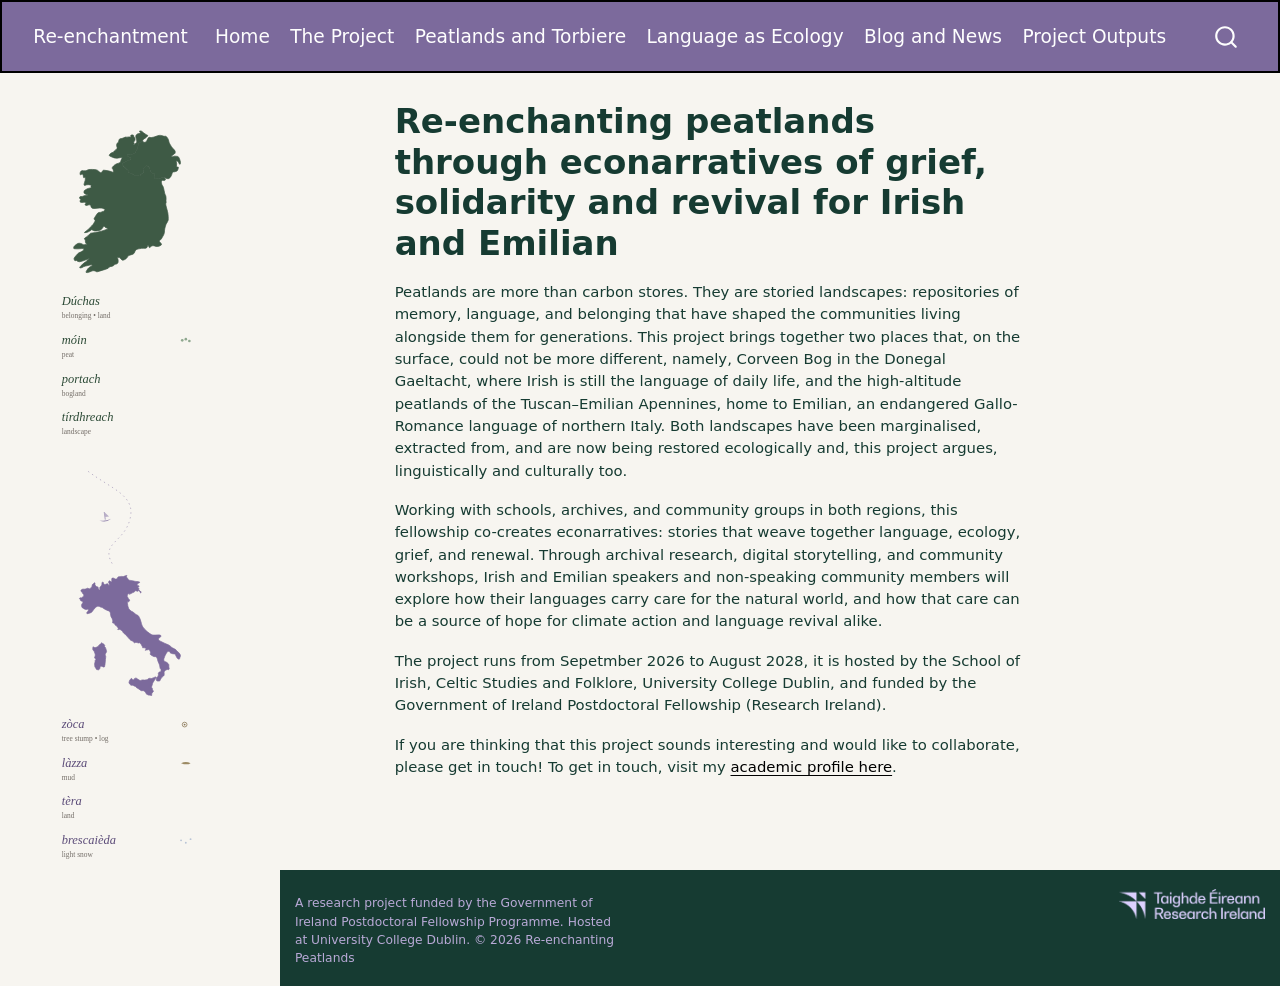
<file: docs/index.html>
<!DOCTYPE html>
<html xmlns="http://www.w3.org/1999/xhtml" lang="en" xml:lang="en"><head>

<meta charset="utf-8">
<meta name="generator" content="quarto-1.8.26">

<meta name="viewport" content="width=device-width, initial-scale=1.0, user-scalable=yes">


<title>Re-enchanting peatlands through econarratives of grief, solidarity and revival for Irish and Emilian – Re-enchantment</title>
<style>
code{white-space: pre-wrap;}
span.smallcaps{font-variant: small-caps;}
div.columns{display: flex; gap: min(4vw, 1.5em);}
div.column{flex: auto; overflow-x: auto;}
div.hanging-indent{margin-left: 1.5em; text-indent: -1.5em;}
ul.task-list{list-style: none;}
ul.task-list li input[type="checkbox"] {
  width: 0.8em;
  margin: 0 0.8em 0.2em -1em; /* quarto-specific, see https://github.com/quarto-dev/quarto-cli/issues/4556 */ 
  vertical-align: middle;
}
</style>


<script src="site_libs/quarto-nav/quarto-nav.js"></script>
<script src="site_libs/quarto-nav/headroom.min.js"></script>
<script src="site_libs/clipboard/clipboard.min.js"></script>
<script src="site_libs/quarto-search/autocomplete.umd.js"></script>
<script src="site_libs/quarto-search/fuse.min.js"></script>
<script src="site_libs/quarto-search/quarto-search.js"></script>
<meta name="quarto:offset" content="./">
<script src="site_libs/quarto-html/quarto.js" type="module"></script>
<script src="site_libs/quarto-html/tabsets/tabsets.js" type="module"></script>
<script src="site_libs/quarto-html/axe/axe-check.js" type="module"></script>
<script src="site_libs/quarto-html/popper.min.js"></script>
<script src="site_libs/quarto-html/tippy.umd.min.js"></script>
<script src="site_libs/quarto-html/anchor.min.js"></script>
<link href="site_libs/quarto-html/tippy.css" rel="stylesheet">
<link href="site_libs/quarto-html/quarto-syntax-highlighting-587c61ba64f3a5504c4d52d930310e48.css" rel="stylesheet" id="quarto-text-highlighting-styles">
<script src="site_libs/bootstrap/bootstrap.min.js"></script>
<link href="site_libs/bootstrap/bootstrap-icons.css" rel="stylesheet">
<link href="site_libs/bootstrap/bootstrap-61fd8b2bb3b2a88f0216b59456503f86.min.css" rel="stylesheet" append-hash="true" id="quarto-bootstrap" data-mode="light">
<script id="quarto-search-options" type="application/json">{
  "location": "navbar",
  "copy-button": false,
  "collapse-after": 3,
  "panel-placement": "end",
  "type": "overlay",
  "limit": 50,
  "keyboard-shortcut": [
    "f",
    "/",
    "s"
  ],
  "show-item-context": false,
  "language": {
    "search-no-results-text": "No results",
    "search-matching-documents-text": "matching documents",
    "search-copy-link-title": "Copy link to search",
    "search-hide-matches-text": "Hide additional matches",
    "search-more-match-text": "more match in this document",
    "search-more-matches-text": "more matches in this document",
    "search-clear-button-title": "Clear",
    "search-text-placeholder": "",
    "search-detached-cancel-button-title": "Cancel",
    "search-submit-button-title": "Submit",
    "search-label": "Search"
  }
}</script>


<link rel="stylesheet" href="styles.css">
</head>

<body class="nav-fixed quarto-light">

<div id="quarto-search-results"></div>
  <header id="quarto-header" class="headroom fixed-top">
    <nav class="navbar navbar-expand-lg " data-bs-theme="dark">
      <div class="navbar-container container-fluid">
      <div class="navbar-brand-container mx-auto">
    <a class="navbar-brand" href="./index.html">
    <span class="navbar-title">Re-enchantment</span>
    </a>
  </div>
            <div id="quarto-search" class="" title="Search"></div>
          <button class="navbar-toggler" type="button" data-bs-toggle="collapse" data-bs-target="#navbarCollapse" aria-controls="navbarCollapse" role="menu" aria-expanded="false" aria-label="Toggle navigation" onclick="if (window.quartoToggleHeadroom) { window.quartoToggleHeadroom(); }">
  <span class="navbar-toggler-icon"></span>
</button>
          <div class="collapse navbar-collapse" id="navbarCollapse">
            <ul class="navbar-nav navbar-nav-scroll me-auto">
  <li class="nav-item">
    <a class="nav-link active" href="./index.html" aria-current="page"> 
<span class="menu-text">Home</span></a>
  </li>  
  <li class="nav-item">
    <a class="nav-link" href="./project.html"> 
<span class="menu-text">The Project</span></a>
  </li>  
  <li class="nav-item">
    <a class="nav-link" href="./peatlands.html"> 
<span class="menu-text">Peatlands and Torbiere</span></a>
  </li>  
  <li class="nav-item">
    <a class="nav-link" href="./languagecology.html"> 
<span class="menu-text">Language as Ecology</span></a>
  </li>  
  <li class="nav-item">
    <a class="nav-link" href="./blog.html"> 
<span class="menu-text">Blog and News</span></a>
  </li>  
  <li class="nav-item">
    <a class="nav-link" href="./outputs.html"> 
<span class="menu-text">Project Outputs</span></a>
  </li>  
</ul>
          </div> <!-- /navcollapse -->
            <div class="quarto-navbar-tools">
</div>
      </div> <!-- /container-fluid -->
    </nav>
</header>
<!-- content -->
<div id="quarto-content" class="quarto-container page-columns page-rows-contents page-layout-article page-navbar">
<!-- sidebar -->
<!-- margin-sidebar -->
    <div id="quarto-margin-sidebar" class="sidebar margin-sidebar zindex-bottom">
        
    </div>
<!-- main -->
<main class="content" id="quarto-document-content">
<div class="wallpaper-left"></div>

<header id="title-block-header" class="quarto-title-block default">
<div class="quarto-title">
<h1 class="title">Re-enchanting peatlands through econarratives of grief, solidarity and revival for Irish and Emilian</h1>
</div>



<div class="quarto-title-meta">

    
  
    
  </div>
  


</header>


<p>Peatlands are more than carbon stores. They are storied landscapes: repositories of memory, language, and belonging that have shaped the communities living alongside them for generations. This project brings together two places that, on the surface, could not be more different, namely, Corveen Bog in the Donegal Gaeltacht, where Irish is still the language of daily life, and the high-altitude peatlands of the Tuscan–Emilian Apennines, home to Emilian, an endangered Gallo-Romance language of northern Italy. Both landscapes have been marginalised, extracted from, and are now being restored ecologically and, this project argues, linguistically and culturally too.</p>
<p>Working with schools, archives, and community groups in both regions, this fellowship co-creates econarratives: stories that weave together language, ecology, grief, and renewal. Through archival research, digital storytelling, and community workshops, Irish and Emilian speakers and non-speaking community members will explore how their languages carry care for the natural world, and how that care can be a source of hope for climate action and language revival alike.</p>
<p>The project runs from Sepetmber 2026 to August 2028, it is hosted by the School of Irish, Celtic Studies and Folklore, University College Dublin, and funded by the Government of Ireland Postdoctoral Fellowship (Research Ireland).</p>
<p>If you are thinking that this project sounds interesting and would like to collaborate, please get in touch! To get in touch, visit my <a href="https://people.ucd.ie/jessica.hampton">academic profile here</a>.</p>



</main> <!-- /main -->
<script id="quarto-html-after-body" type="application/javascript">
  window.document.addEventListener("DOMContentLoaded", function (event) {
    const icon = "";
    const anchorJS = new window.AnchorJS();
    anchorJS.options = {
      placement: 'right',
      icon: icon
    };
    anchorJS.add('.anchored');
    const isCodeAnnotation = (el) => {
      for (const clz of el.classList) {
        if (clz.startsWith('code-annotation-')) {                     
          return true;
        }
      }
      return false;
    }
    const onCopySuccess = function(e) {
      // button target
      const button = e.trigger;
      // don't keep focus
      button.blur();
      // flash "checked"
      button.classList.add('code-copy-button-checked');
      var currentTitle = button.getAttribute("title");
      button.setAttribute("title", "Copied!");
      let tooltip;
      if (window.bootstrap) {
        button.setAttribute("data-bs-toggle", "tooltip");
        button.setAttribute("data-bs-placement", "left");
        button.setAttribute("data-bs-title", "Copied!");
        tooltip = new bootstrap.Tooltip(button, 
          { trigger: "manual", 
            customClass: "code-copy-button-tooltip",
            offset: [0, -8]});
        tooltip.show();    
      }
      setTimeout(function() {
        if (tooltip) {
          tooltip.hide();
          button.removeAttribute("data-bs-title");
          button.removeAttribute("data-bs-toggle");
          button.removeAttribute("data-bs-placement");
        }
        button.setAttribute("title", currentTitle);
        button.classList.remove('code-copy-button-checked');
      }, 1000);
      // clear code selection
      e.clearSelection();
    }
    const getTextToCopy = function(trigger) {
      const outerScaffold = trigger.parentElement.cloneNode(true);
      const codeEl = outerScaffold.querySelector('code');
      for (const childEl of codeEl.children) {
        if (isCodeAnnotation(childEl)) {
          childEl.remove();
        }
      }
      return codeEl.innerText;
    }
    const clipboard = new window.ClipboardJS('.code-copy-button:not([data-in-quarto-modal])', {
      text: getTextToCopy
    });
    clipboard.on('success', onCopySuccess);
    if (window.document.getElementById('quarto-embedded-source-code-modal')) {
      const clipboardModal = new window.ClipboardJS('.code-copy-button[data-in-quarto-modal]', {
        text: getTextToCopy,
        container: window.document.getElementById('quarto-embedded-source-code-modal')
      });
      clipboardModal.on('success', onCopySuccess);
    }
      var localhostRegex = new RegExp(/^(?:http|https):\/\/localhost\:?[0-9]*\//);
      var mailtoRegex = new RegExp(/^mailto:/);
        var filterRegex = new RegExp('/' + window.location.host + '/');
      var isInternal = (href) => {
          return filterRegex.test(href) || localhostRegex.test(href) || mailtoRegex.test(href);
      }
      // Inspect non-navigation links and adorn them if external
     var links = window.document.querySelectorAll('a[href]:not(.nav-link):not(.navbar-brand):not(.toc-action):not(.sidebar-link):not(.sidebar-item-toggle):not(.pagination-link):not(.no-external):not([aria-hidden]):not(.dropdown-item):not(.quarto-navigation-tool):not(.about-link)');
      for (var i=0; i<links.length; i++) {
        const link = links[i];
        if (!isInternal(link.href)) {
          // undo the damage that might have been done by quarto-nav.js in the case of
          // links that we want to consider external
          if (link.dataset.originalHref !== undefined) {
            link.href = link.dataset.originalHref;
          }
        }
      }
    function tippyHover(el, contentFn, onTriggerFn, onUntriggerFn) {
      const config = {
        allowHTML: true,
        maxWidth: 500,
        delay: 100,
        arrow: false,
        appendTo: function(el) {
            return el.parentElement;
        },
        interactive: true,
        interactiveBorder: 10,
        theme: 'quarto',
        placement: 'bottom-start',
      };
      if (contentFn) {
        config.content = contentFn;
      }
      if (onTriggerFn) {
        config.onTrigger = onTriggerFn;
      }
      if (onUntriggerFn) {
        config.onUntrigger = onUntriggerFn;
      }
      window.tippy(el, config); 
    }
    const noterefs = window.document.querySelectorAll('a[role="doc-noteref"]');
    for (var i=0; i<noterefs.length; i++) {
      const ref = noterefs[i];
      tippyHover(ref, function() {
        // use id or data attribute instead here
        let href = ref.getAttribute('data-footnote-href') || ref.getAttribute('href');
        try { href = new URL(href).hash; } catch {}
        const id = href.replace(/^#\/?/, "");
        const note = window.document.getElementById(id);
        if (note) {
          return note.innerHTML;
        } else {
          return "";
        }
      });
    }
    const xrefs = window.document.querySelectorAll('a.quarto-xref');
    const processXRef = (id, note) => {
      // Strip column container classes
      const stripColumnClz = (el) => {
        el.classList.remove("page-full", "page-columns");
        if (el.children) {
          for (const child of el.children) {
            stripColumnClz(child);
          }
        }
      }
      stripColumnClz(note)
      if (id === null || id.startsWith('sec-')) {
        // Special case sections, only their first couple elements
        const container = document.createElement("div");
        if (note.children && note.children.length > 2) {
          container.appendChild(note.children[0].cloneNode(true));
          for (let i = 1; i < note.children.length; i++) {
            const child = note.children[i];
            if (child.tagName === "P" && child.innerText === "") {
              continue;
            } else {
              container.appendChild(child.cloneNode(true));
              break;
            }
          }
          if (window.Quarto?.typesetMath) {
            window.Quarto.typesetMath(container);
          }
          return container.innerHTML
        } else {
          if (window.Quarto?.typesetMath) {
            window.Quarto.typesetMath(note);
          }
          return note.innerHTML;
        }
      } else {
        // Remove any anchor links if they are present
        const anchorLink = note.querySelector('a.anchorjs-link');
        if (anchorLink) {
          anchorLink.remove();
        }
        if (window.Quarto?.typesetMath) {
          window.Quarto.typesetMath(note);
        }
        if (note.classList.contains("callout")) {
          return note.outerHTML;
        } else {
          return note.innerHTML;
        }
      }
    }
    for (var i=0; i<xrefs.length; i++) {
      const xref = xrefs[i];
      tippyHover(xref, undefined, function(instance) {
        instance.disable();
        let url = xref.getAttribute('href');
        let hash = undefined; 
        if (url.startsWith('#')) {
          hash = url;
        } else {
          try { hash = new URL(url).hash; } catch {}
        }
        if (hash) {
          const id = hash.replace(/^#\/?/, "");
          const note = window.document.getElementById(id);
          if (note !== null) {
            try {
              const html = processXRef(id, note.cloneNode(true));
              instance.setContent(html);
            } finally {
              instance.enable();
              instance.show();
            }
          } else {
            // See if we can fetch this
            fetch(url.split('#')[0])
            .then(res => res.text())
            .then(html => {
              const parser = new DOMParser();
              const htmlDoc = parser.parseFromString(html, "text/html");
              const note = htmlDoc.getElementById(id);
              if (note !== null) {
                const html = processXRef(id, note);
                instance.setContent(html);
              } 
            }).finally(() => {
              instance.enable();
              instance.show();
            });
          }
        } else {
          // See if we can fetch a full url (with no hash to target)
          // This is a special case and we should probably do some content thinning / targeting
          fetch(url)
          .then(res => res.text())
          .then(html => {
            const parser = new DOMParser();
            const htmlDoc = parser.parseFromString(html, "text/html");
            const note = htmlDoc.querySelector('main.content');
            if (note !== null) {
              // This should only happen for chapter cross references
              // (since there is no id in the URL)
              // remove the first header
              if (note.children.length > 0 && note.children[0].tagName === "HEADER") {
                note.children[0].remove();
              }
              const html = processXRef(null, note);
              instance.setContent(html);
            } 
          }).finally(() => {
            instance.enable();
            instance.show();
          });
        }
      }, function(instance) {
      });
    }
        let selectedAnnoteEl;
        const selectorForAnnotation = ( cell, annotation) => {
          let cellAttr = 'data-code-cell="' + cell + '"';
          let lineAttr = 'data-code-annotation="' +  annotation + '"';
          const selector = 'span[' + cellAttr + '][' + lineAttr + ']';
          return selector;
        }
        const selectCodeLines = (annoteEl) => {
          const doc = window.document;
          const targetCell = annoteEl.getAttribute("data-target-cell");
          const targetAnnotation = annoteEl.getAttribute("data-target-annotation");
          const annoteSpan = window.document.querySelector(selectorForAnnotation(targetCell, targetAnnotation));
          const lines = annoteSpan.getAttribute("data-code-lines").split(",");
          const lineIds = lines.map((line) => {
            return targetCell + "-" + line;
          })
          let top = null;
          let height = null;
          let parent = null;
          if (lineIds.length > 0) {
              //compute the position of the single el (top and bottom and make a div)
              const el = window.document.getElementById(lineIds[0]);
              top = el.offsetTop;
              height = el.offsetHeight;
              parent = el.parentElement.parentElement;
            if (lineIds.length > 1) {
              const lastEl = window.document.getElementById(lineIds[lineIds.length - 1]);
              const bottom = lastEl.offsetTop + lastEl.offsetHeight;
              height = bottom - top;
            }
            if (top !== null && height !== null && parent !== null) {
              // cook up a div (if necessary) and position it 
              let div = window.document.getElementById("code-annotation-line-highlight");
              if (div === null) {
                div = window.document.createElement("div");
                div.setAttribute("id", "code-annotation-line-highlight");
                div.style.position = 'absolute';
                parent.appendChild(div);
              }
              div.style.top = top - 2 + "px";
              div.style.height = height + 4 + "px";
              div.style.left = 0;
              let gutterDiv = window.document.getElementById("code-annotation-line-highlight-gutter");
              if (gutterDiv === null) {
                gutterDiv = window.document.createElement("div");
                gutterDiv.setAttribute("id", "code-annotation-line-highlight-gutter");
                gutterDiv.style.position = 'absolute';
                const codeCell = window.document.getElementById(targetCell);
                const gutter = codeCell.querySelector('.code-annotation-gutter');
                gutter.appendChild(gutterDiv);
              }
              gutterDiv.style.top = top - 2 + "px";
              gutterDiv.style.height = height + 4 + "px";
            }
            selectedAnnoteEl = annoteEl;
          }
        };
        const unselectCodeLines = () => {
          const elementsIds = ["code-annotation-line-highlight", "code-annotation-line-highlight-gutter"];
          elementsIds.forEach((elId) => {
            const div = window.document.getElementById(elId);
            if (div) {
              div.remove();
            }
          });
          selectedAnnoteEl = undefined;
        };
          // Handle positioning of the toggle
      window.addEventListener(
        "resize",
        throttle(() => {
          elRect = undefined;
          if (selectedAnnoteEl) {
            selectCodeLines(selectedAnnoteEl);
          }
        }, 10)
      );
      function throttle(fn, ms) {
      let throttle = false;
      let timer;
        return (...args) => {
          if(!throttle) { // first call gets through
              fn.apply(this, args);
              throttle = true;
          } else { // all the others get throttled
              if(timer) clearTimeout(timer); // cancel #2
              timer = setTimeout(() => {
                fn.apply(this, args);
                timer = throttle = false;
              }, ms);
          }
        };
      }
        // Attach click handler to the DT
        const annoteDls = window.document.querySelectorAll('dt[data-target-cell]');
        for (const annoteDlNode of annoteDls) {
          annoteDlNode.addEventListener('click', (event) => {
            const clickedEl = event.target;
            if (clickedEl !== selectedAnnoteEl) {
              unselectCodeLines();
              const activeEl = window.document.querySelector('dt[data-target-cell].code-annotation-active');
              if (activeEl) {
                activeEl.classList.remove('code-annotation-active');
              }
              selectCodeLines(clickedEl);
              clickedEl.classList.add('code-annotation-active');
            } else {
              // Unselect the line
              unselectCodeLines();
              clickedEl.classList.remove('code-annotation-active');
            }
          });
        }
    const findCites = (el) => {
      const parentEl = el.parentElement;
      if (parentEl) {
        const cites = parentEl.dataset.cites;
        if (cites) {
          return {
            el,
            cites: cites.split(' ')
          };
        } else {
          return findCites(el.parentElement)
        }
      } else {
        return undefined;
      }
    };
    var bibliorefs = window.document.querySelectorAll('a[role="doc-biblioref"]');
    for (var i=0; i<bibliorefs.length; i++) {
      const ref = bibliorefs[i];
      const citeInfo = findCites(ref);
      if (citeInfo) {
        tippyHover(citeInfo.el, function() {
          var popup = window.document.createElement('div');
          citeInfo.cites.forEach(function(cite) {
            var citeDiv = window.document.createElement('div');
            citeDiv.classList.add('hanging-indent');
            citeDiv.classList.add('csl-entry');
            var biblioDiv = window.document.getElementById('ref-' + cite);
            if (biblioDiv) {
              citeDiv.innerHTML = biblioDiv.innerHTML;
            }
            popup.appendChild(citeDiv);
          });
          return popup.innerHTML;
        });
      }
    }
  });
  </script>
</div> <!-- /content -->
<footer class="footer">
  <div class="nav-footer">
    <div class="nav-footer-left">
      <ul class="footer-items list-unstyled">
    <li class="nav-item">
 A research project funded by the Government of Ireland Postdoctoral Fellowship Programme. Hosted at University College Dublin. © 2026 Re-enchanting Peatlands
  </li>  
</ul>
    </div>   
    <div class="nav-footer-center">
      &nbsp;
    </div>
    <div class="nav-footer-right">
      <ul class="footer-items list-unstyled">
    <li class="nav-item">
 <img src="./files/RILogo.png" alt="Research Ireland" height="30">
  </li>  
</ul>
    </div>
  </div>
</footer>




</body></html>
</file>
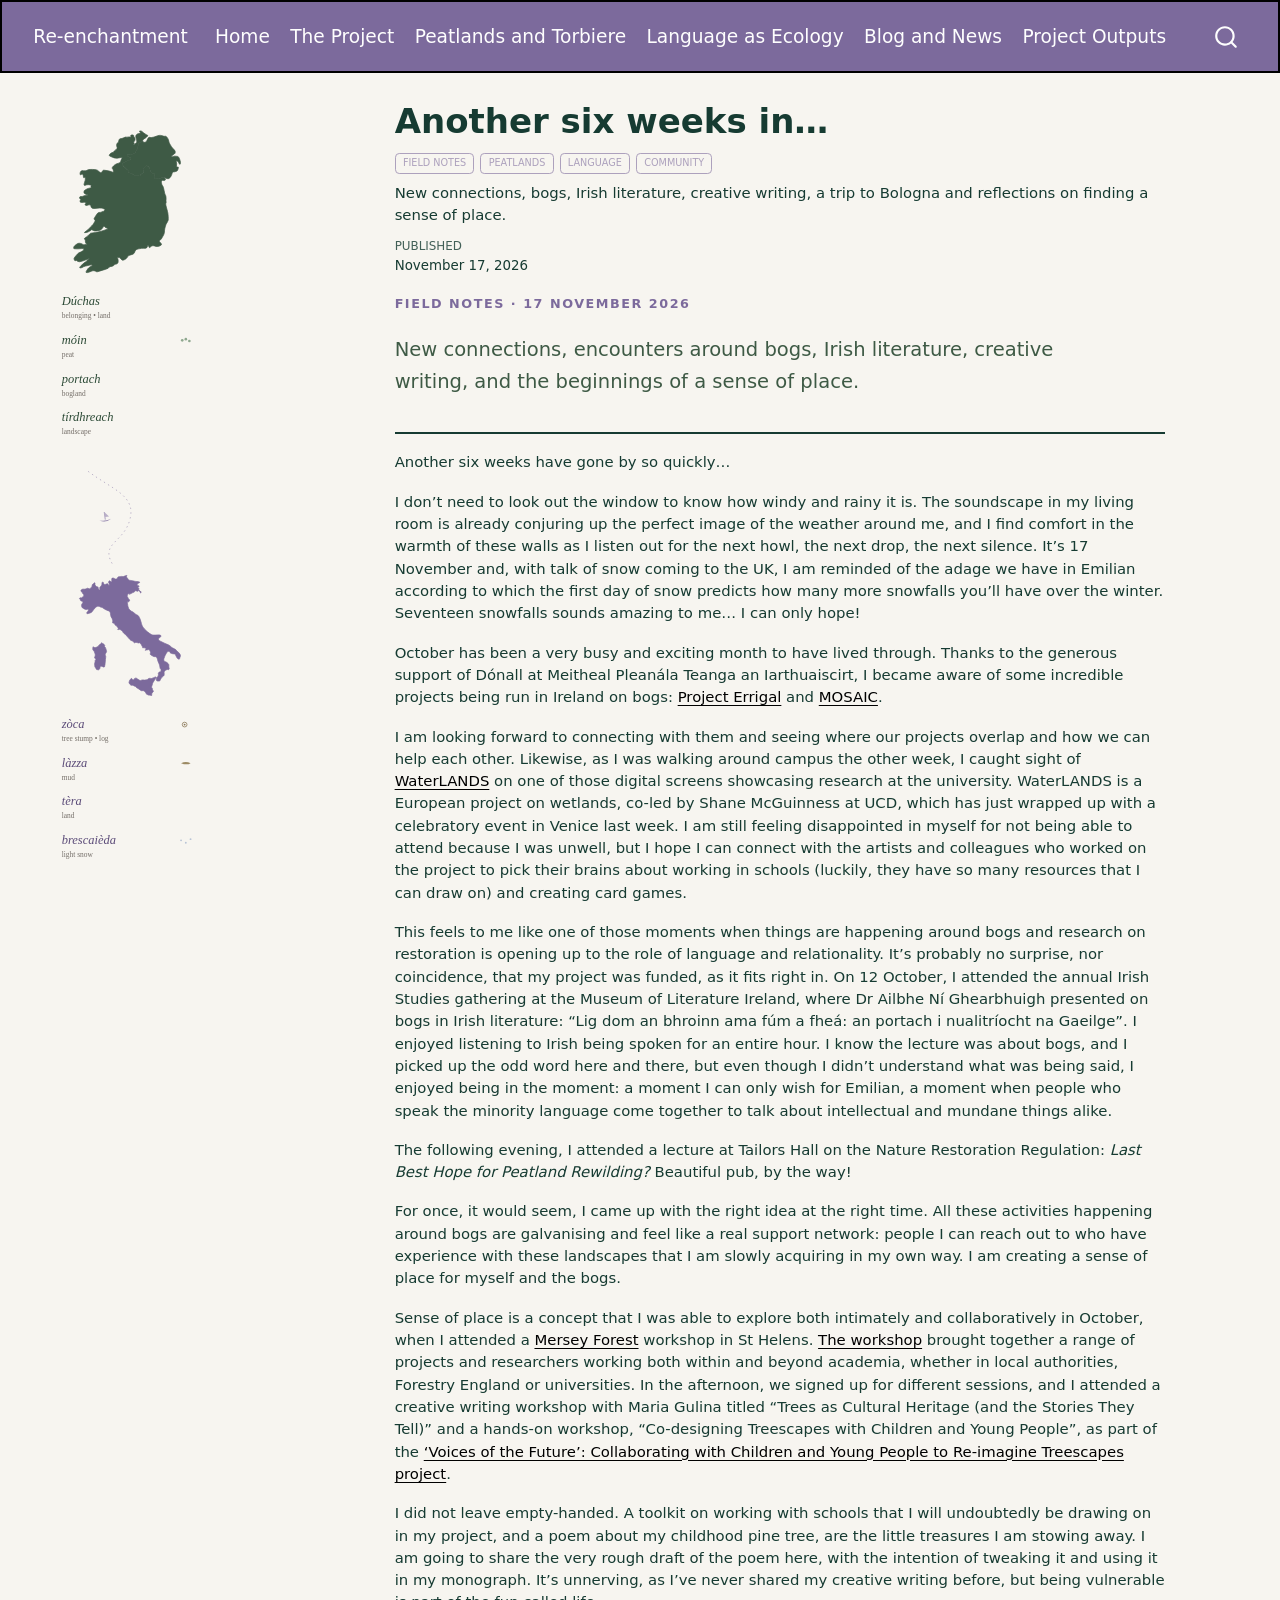
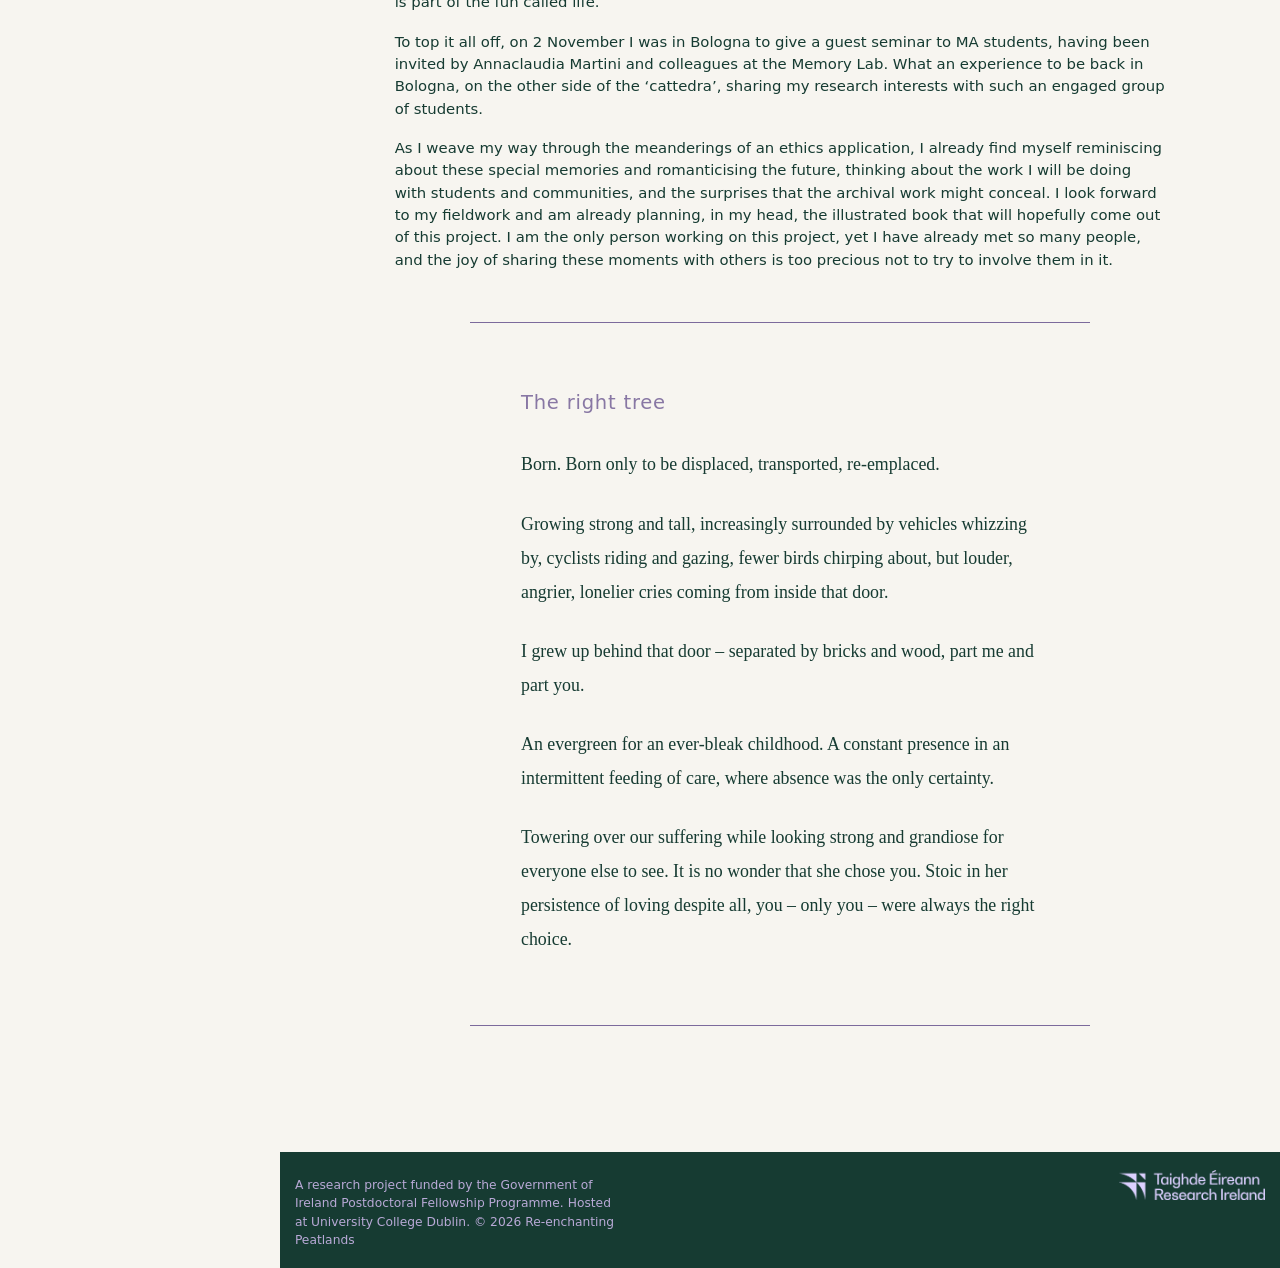
<file: docs/posts/another-six-weeks/index.html>
<!DOCTYPE html>
<html xmlns="http://www.w3.org/1999/xhtml" lang="en" xml:lang="en"><head>

<meta charset="utf-8">
<meta name="generator" content="quarto-1.8.26">

<meta name="viewport" content="width=device-width, initial-scale=1.0, user-scalable=yes">

<meta name="dcterms.date" content="2026-11-17">
<meta name="description" content="New connections, bogs, Irish literature, creative writing, a trip to Bologna and reflections on finding a sense of place.">

<title>Another six weeks in… – Re-enchantment</title>
<style>
code{white-space: pre-wrap;}
span.smallcaps{font-variant: small-caps;}
div.columns{display: flex; gap: min(4vw, 1.5em);}
div.column{flex: auto; overflow-x: auto;}
div.hanging-indent{margin-left: 1.5em; text-indent: -1.5em;}
ul.task-list{list-style: none;}
ul.task-list li input[type="checkbox"] {
  width: 0.8em;
  margin: 0 0.8em 0.2em -1em; /* quarto-specific, see https://github.com/quarto-dev/quarto-cli/issues/4556 */ 
  vertical-align: middle;
}
</style>


<script src="../../site_libs/quarto-nav/quarto-nav.js"></script>
<script src="../../site_libs/quarto-nav/headroom.min.js"></script>
<script src="../../site_libs/clipboard/clipboard.min.js"></script>
<script src="../../site_libs/quarto-search/autocomplete.umd.js"></script>
<script src="../../site_libs/quarto-search/fuse.min.js"></script>
<script src="../../site_libs/quarto-search/quarto-search.js"></script>
<meta name="quarto:offset" content="../../">
<script src="../../site_libs/quarto-html/quarto.js" type="module"></script>
<script src="../../site_libs/quarto-html/tabsets/tabsets.js" type="module"></script>
<script src="../../site_libs/quarto-html/axe/axe-check.js" type="module"></script>
<script src="../../site_libs/quarto-html/popper.min.js"></script>
<script src="../../site_libs/quarto-html/tippy.umd.min.js"></script>
<script src="../../site_libs/quarto-html/anchor.min.js"></script>
<link href="../../site_libs/quarto-html/tippy.css" rel="stylesheet">
<link href="../../site_libs/quarto-html/quarto-syntax-highlighting-587c61ba64f3a5504c4d52d930310e48.css" rel="stylesheet" id="quarto-text-highlighting-styles">
<script src="../../site_libs/bootstrap/bootstrap.min.js"></script>
<link href="../../site_libs/bootstrap/bootstrap-icons.css" rel="stylesheet">
<link href="../../site_libs/bootstrap/bootstrap-61fd8b2bb3b2a88f0216b59456503f86.min.css" rel="stylesheet" append-hash="true" id="quarto-bootstrap" data-mode="light">
<script id="quarto-search-options" type="application/json">{
  "location": "navbar",
  "copy-button": false,
  "collapse-after": 3,
  "panel-placement": "end",
  "type": "overlay",
  "limit": 50,
  "keyboard-shortcut": [
    "f",
    "/",
    "s"
  ],
  "show-item-context": false,
  "language": {
    "search-no-results-text": "No results",
    "search-matching-documents-text": "matching documents",
    "search-copy-link-title": "Copy link to search",
    "search-hide-matches-text": "Hide additional matches",
    "search-more-match-text": "more match in this document",
    "search-more-matches-text": "more matches in this document",
    "search-clear-button-title": "Clear",
    "search-text-placeholder": "",
    "search-detached-cancel-button-title": "Cancel",
    "search-submit-button-title": "Submit",
    "search-label": "Search"
  }
}</script>


<link rel="stylesheet" href="../../styles.css">
</head>

<body class="nav-fixed fullcontent quarto-light">

<div id="quarto-search-results"></div>
  <header id="quarto-header" class="headroom fixed-top">
    <nav class="navbar navbar-expand-lg " data-bs-theme="dark">
      <div class="navbar-container container-fluid">
      <div class="navbar-brand-container mx-auto">
    <a class="navbar-brand" href="../../index.html">
    <span class="navbar-title">Re-enchantment</span>
    </a>
  </div>
            <div id="quarto-search" class="" title="Search"></div>
          <button class="navbar-toggler" type="button" data-bs-toggle="collapse" data-bs-target="#navbarCollapse" aria-controls="navbarCollapse" role="menu" aria-expanded="false" aria-label="Toggle navigation" onclick="if (window.quartoToggleHeadroom) { window.quartoToggleHeadroom(); }">
  <span class="navbar-toggler-icon"></span>
</button>
          <div class="collapse navbar-collapse" id="navbarCollapse">
            <ul class="navbar-nav navbar-nav-scroll me-auto">
  <li class="nav-item">
    <a class="nav-link" href="../../index.html"> 
<span class="menu-text">Home</span></a>
  </li>  
  <li class="nav-item">
    <a class="nav-link" href="../../project.html"> 
<span class="menu-text">The Project</span></a>
  </li>  
  <li class="nav-item">
    <a class="nav-link" href="../../peatlands.html"> 
<span class="menu-text">Peatlands and Torbiere</span></a>
  </li>  
  <li class="nav-item">
    <a class="nav-link" href="../../languagecology.html"> 
<span class="menu-text">Language as Ecology</span></a>
  </li>  
  <li class="nav-item">
    <a class="nav-link" href="../../blog.html"> 
<span class="menu-text">Blog and News</span></a>
  </li>  
  <li class="nav-item">
    <a class="nav-link" href="../../outputs.html"> 
<span class="menu-text">Project Outputs</span></a>
  </li>  
</ul>
          </div> <!-- /navcollapse -->
            <div class="quarto-navbar-tools">
</div>
      </div> <!-- /container-fluid -->
    </nav>
</header>
<!-- content -->
<div id="quarto-content" class="quarto-container page-columns page-rows-contents page-layout-article page-navbar">
<!-- sidebar -->
<!-- margin-sidebar -->
    
<!-- main -->
<main class="content" id="quarto-document-content">
<div class="wallpaper-left"></div>

<header id="title-block-header" class="quarto-title-block default">
<div class="quarto-title">
<h1 class="title">Another six weeks in…</h1>
  <div class="quarto-categories">
    <div class="quarto-category">Field notes</div>
    <div class="quarto-category">Peatlands</div>
    <div class="quarto-category">Language</div>
    <div class="quarto-category">Community</div>
  </div>
  </div>

<div>
  <div class="description">
    New connections, bogs, Irish literature, creative writing, a trip to Bologna and reflections on finding a sense of place.
  </div>
</div>


<div class="quarto-title-meta">

    
    <div>
    <div class="quarto-title-meta-heading">Published</div>
    <div class="quarto-title-meta-contents">
      <p class="date">November 17, 2026</p>
    </div>
  </div>
  
    
  </div>
  


</header>


<div class="post-kicker">
<p>FIELD NOTES · 17 NOVEMBER 2026</p>
</div>
<div class="post-opening">
<p>New connections, encounters around bogs, Irish literature, creative writing, and the beginnings of a sense of place.</p>
</div>
<hr>
<p>Another six weeks have gone by so quickly…</p>
<p>I don’t need to look out the window to know how windy and rainy it is. The soundscape in my living room is already conjuring up the perfect image of the weather around me, and I find comfort in the warmth of these walls as I listen out for the next howl, the next drop, the next silence. It’s 17 November and, with talk of snow coming to the UK, I am reminded of the adage we have in Emilian according to which the first day of snow predicts how many more snowfalls you’ll have over the winter. Seventeen snowfalls sounds amazing to me… I can only hope!</p>
<p>October has been a very busy and exciting month to have lived through. Thanks to the generous support of Dónall at Meitheal Pleanála Teanga an Iarthuaiscirt, I became aware of some incredible projects being run in Ireland on bogs: <a href="https://www.errigalmountain.com/why-protect">Project Errigal</a> and <a href="https://www.mosaicpeatlands.com">MOSAIC</a>.</p>
<p>I am looking forward to connecting with them and seeing where our projects overlap and how we can help each other. Likewise, as I was walking around campus the other week, I caught sight of <a href="https://waterlands.eu">WaterLANDS</a> on one of those digital screens showcasing research at the university. WaterLANDS is a European project on wetlands, co-led by Shane McGuinness at UCD, which has just wrapped up with a celebratory event in Venice last week. I am still feeling disappointed in myself for not being able to attend because I was unwell, but I hope I can connect with the artists and colleagues who worked on the project to pick their brains about working in schools (luckily, they have so many resources that I can draw on) and creating card games.</p>
<p>This feels to me like one of those moments when things are happening around bogs and research on restoration is opening up to the role of language and relationality. It’s probably no surprise, nor coincidence, that my project was funded, as it fits right in. On 12 October, I attended the annual Irish Studies gathering at the Museum of Literature Ireland, where Dr Ailbhe Ní Ghearbhuigh presented on bogs in Irish literature: “Lig dom an bhroinn ama fúm a fheá: an portach i nualitríocht na Gaeilge”. I enjoyed listening to Irish being spoken for an entire hour. I know the lecture was about bogs, and I picked up the odd word here and there, but even though I didn’t understand what was being said, I enjoyed being in the moment: a moment I can only wish for Emilian, a moment when people who speak the minority language come together to talk about intellectual and mundane things alike.</p>
<p>The following evening, I attended a lecture at Tailors Hall on the Nature Restoration Regulation: <em>Last Best Hope for Peatland Rewilding?</em> Beautiful pub, by the way!</p>
<p>For once, it would seem, I came up with the right idea at the right time. All these activities happening around bogs are galvanising and feel like a real support network: people I can reach out to who have experience with these landscapes that I am slowly acquiring in my own way. I am creating a sense of place for myself and the bogs.</p>
<p>Sense of place is a concept that I was able to explore both intimately and collaboratively in October, when I attended a <a href="https://merseyforest.org.uk/our-work/ideas-lab/">Mersey Forest</a> workshop in St Helens. <a href="https://merseyforest.org.uk/what-makes-a-place-speakers-and-programme/">The workshop</a> brought together a range of projects and researchers working both within and beyond academia, whether in local authorities, Forestry England or universities. In the afternoon, we signed up for different sessions, and I attended a creative writing workshop with Maria Gulina titled “Trees as Cultural Heritage (and the Stories They Tell)” and a hands-on workshop, “Co-designing Treescapes with Children and Young People”, as part of the <a href="https://www.tandfonline.com/doi/full/10.1080/13549839.2026.2703981#abstract">‘Voices of the Future’: Collaborating with Children and Young People to Re-imagine Treescapes project</a>.</p>
<p>I did not leave empty-handed. A toolkit on working with schools that I will undoubtedly be drawing on in my project, and a poem about my childhood pine tree, are the little treasures I am stowing away. I am going to share the very rough draft of the poem here, with the intention of tweaking it and using it in my monograph. It’s unnerving, as I’ve never shared my creative writing before, but being vulnerable is part of the fun called life.</p>
<p>To top it all off, on 2 November I was in Bologna to give a guest seminar to MA students, having been invited by Annaclaudia Martini and colleagues at the Memory Lab. What an experience to be back in Bologna, on the other side of the ‘cattedra’, sharing my research interests with such an engaged group of students.</p>
<p>As I weave my way through the meanderings of an ethics application, I already find myself reminiscing about these special memories and romanticising the future, thinking about the work I will be doing with students and communities, and the surprises that the archival work might conceal. I look forward to my fieldwork and am already planning, in my head, the illustrated book that will hopefully come out of this project. I am the only person working on this project, yet I have already met so many people, and the joy of sharing these moments with others is too precious not to try to involve them in it.</p>
<section id="the-right-tree" class="level3 poem-container">
<h3 class="anchored" data-anchor-id="the-right-tree">The right tree</h3>
<p>Born. Born only to be displaced, transported, re-emplaced.</p>
<p>Growing strong and tall, increasingly surrounded by vehicles whizzing by, cyclists riding and gazing, fewer birds chirping about, but louder, angrier, lonelier cries coming from inside that door.</p>
<p>I grew up behind that door – separated by bricks and wood, part me and part you.</p>
<p>An evergreen for an ever-bleak childhood. A constant presence in an intermittent feeding of care, where absence was the only certainty.</p>
<p>Towering over our suffering while looking strong and grandiose for everyone else to see. It is no wonder that she chose you. Stoic in her persistence of loving despite all, you – only you – were always the right choice.</p>
</section>



</main> <!-- /main -->
<script id="quarto-html-after-body" type="application/javascript">
  window.document.addEventListener("DOMContentLoaded", function (event) {
    const icon = "";
    const anchorJS = new window.AnchorJS();
    anchorJS.options = {
      placement: 'right',
      icon: icon
    };
    anchorJS.add('.anchored');
    const isCodeAnnotation = (el) => {
      for (const clz of el.classList) {
        if (clz.startsWith('code-annotation-')) {                     
          return true;
        }
      }
      return false;
    }
    const onCopySuccess = function(e) {
      // button target
      const button = e.trigger;
      // don't keep focus
      button.blur();
      // flash "checked"
      button.classList.add('code-copy-button-checked');
      var currentTitle = button.getAttribute("title");
      button.setAttribute("title", "Copied!");
      let tooltip;
      if (window.bootstrap) {
        button.setAttribute("data-bs-toggle", "tooltip");
        button.setAttribute("data-bs-placement", "left");
        button.setAttribute("data-bs-title", "Copied!");
        tooltip = new bootstrap.Tooltip(button, 
          { trigger: "manual", 
            customClass: "code-copy-button-tooltip",
            offset: [0, -8]});
        tooltip.show();    
      }
      setTimeout(function() {
        if (tooltip) {
          tooltip.hide();
          button.removeAttribute("data-bs-title");
          button.removeAttribute("data-bs-toggle");
          button.removeAttribute("data-bs-placement");
        }
        button.setAttribute("title", currentTitle);
        button.classList.remove('code-copy-button-checked');
      }, 1000);
      // clear code selection
      e.clearSelection();
    }
    const getTextToCopy = function(trigger) {
      const outerScaffold = trigger.parentElement.cloneNode(true);
      const codeEl = outerScaffold.querySelector('code');
      for (const childEl of codeEl.children) {
        if (isCodeAnnotation(childEl)) {
          childEl.remove();
        }
      }
      return codeEl.innerText;
    }
    const clipboard = new window.ClipboardJS('.code-copy-button:not([data-in-quarto-modal])', {
      text: getTextToCopy
    });
    clipboard.on('success', onCopySuccess);
    if (window.document.getElementById('quarto-embedded-source-code-modal')) {
      const clipboardModal = new window.ClipboardJS('.code-copy-button[data-in-quarto-modal]', {
        text: getTextToCopy,
        container: window.document.getElementById('quarto-embedded-source-code-modal')
      });
      clipboardModal.on('success', onCopySuccess);
    }
      var localhostRegex = new RegExp(/^(?:http|https):\/\/localhost\:?[0-9]*\//);
      var mailtoRegex = new RegExp(/^mailto:/);
        var filterRegex = new RegExp('/' + window.location.host + '/');
      var isInternal = (href) => {
          return filterRegex.test(href) || localhostRegex.test(href) || mailtoRegex.test(href);
      }
      // Inspect non-navigation links and adorn them if external
     var links = window.document.querySelectorAll('a[href]:not(.nav-link):not(.navbar-brand):not(.toc-action):not(.sidebar-link):not(.sidebar-item-toggle):not(.pagination-link):not(.no-external):not([aria-hidden]):not(.dropdown-item):not(.quarto-navigation-tool):not(.about-link)');
      for (var i=0; i<links.length; i++) {
        const link = links[i];
        if (!isInternal(link.href)) {
          // undo the damage that might have been done by quarto-nav.js in the case of
          // links that we want to consider external
          if (link.dataset.originalHref !== undefined) {
            link.href = link.dataset.originalHref;
          }
        }
      }
    function tippyHover(el, contentFn, onTriggerFn, onUntriggerFn) {
      const config = {
        allowHTML: true,
        maxWidth: 500,
        delay: 100,
        arrow: false,
        appendTo: function(el) {
            return el.parentElement;
        },
        interactive: true,
        interactiveBorder: 10,
        theme: 'quarto',
        placement: 'bottom-start',
      };
      if (contentFn) {
        config.content = contentFn;
      }
      if (onTriggerFn) {
        config.onTrigger = onTriggerFn;
      }
      if (onUntriggerFn) {
        config.onUntrigger = onUntriggerFn;
      }
      window.tippy(el, config); 
    }
    const noterefs = window.document.querySelectorAll('a[role="doc-noteref"]');
    for (var i=0; i<noterefs.length; i++) {
      const ref = noterefs[i];
      tippyHover(ref, function() {
        // use id or data attribute instead here
        let href = ref.getAttribute('data-footnote-href') || ref.getAttribute('href');
        try { href = new URL(href).hash; } catch {}
        const id = href.replace(/^#\/?/, "");
        const note = window.document.getElementById(id);
        if (note) {
          return note.innerHTML;
        } else {
          return "";
        }
      });
    }
    const xrefs = window.document.querySelectorAll('a.quarto-xref');
    const processXRef = (id, note) => {
      // Strip column container classes
      const stripColumnClz = (el) => {
        el.classList.remove("page-full", "page-columns");
        if (el.children) {
          for (const child of el.children) {
            stripColumnClz(child);
          }
        }
      }
      stripColumnClz(note)
      if (id === null || id.startsWith('sec-')) {
        // Special case sections, only their first couple elements
        const container = document.createElement("div");
        if (note.children && note.children.length > 2) {
          container.appendChild(note.children[0].cloneNode(true));
          for (let i = 1; i < note.children.length; i++) {
            const child = note.children[i];
            if (child.tagName === "P" && child.innerText === "") {
              continue;
            } else {
              container.appendChild(child.cloneNode(true));
              break;
            }
          }
          if (window.Quarto?.typesetMath) {
            window.Quarto.typesetMath(container);
          }
          return container.innerHTML
        } else {
          if (window.Quarto?.typesetMath) {
            window.Quarto.typesetMath(note);
          }
          return note.innerHTML;
        }
      } else {
        // Remove any anchor links if they are present
        const anchorLink = note.querySelector('a.anchorjs-link');
        if (anchorLink) {
          anchorLink.remove();
        }
        if (window.Quarto?.typesetMath) {
          window.Quarto.typesetMath(note);
        }
        if (note.classList.contains("callout")) {
          return note.outerHTML;
        } else {
          return note.innerHTML;
        }
      }
    }
    for (var i=0; i<xrefs.length; i++) {
      const xref = xrefs[i];
      tippyHover(xref, undefined, function(instance) {
        instance.disable();
        let url = xref.getAttribute('href');
        let hash = undefined; 
        if (url.startsWith('#')) {
          hash = url;
        } else {
          try { hash = new URL(url).hash; } catch {}
        }
        if (hash) {
          const id = hash.replace(/^#\/?/, "");
          const note = window.document.getElementById(id);
          if (note !== null) {
            try {
              const html = processXRef(id, note.cloneNode(true));
              instance.setContent(html);
            } finally {
              instance.enable();
              instance.show();
            }
          } else {
            // See if we can fetch this
            fetch(url.split('#')[0])
            .then(res => res.text())
            .then(html => {
              const parser = new DOMParser();
              const htmlDoc = parser.parseFromString(html, "text/html");
              const note = htmlDoc.getElementById(id);
              if (note !== null) {
                const html = processXRef(id, note);
                instance.setContent(html);
              } 
            }).finally(() => {
              instance.enable();
              instance.show();
            });
          }
        } else {
          // See if we can fetch a full url (with no hash to target)
          // This is a special case and we should probably do some content thinning / targeting
          fetch(url)
          .then(res => res.text())
          .then(html => {
            const parser = new DOMParser();
            const htmlDoc = parser.parseFromString(html, "text/html");
            const note = htmlDoc.querySelector('main.content');
            if (note !== null) {
              // This should only happen for chapter cross references
              // (since there is no id in the URL)
              // remove the first header
              if (note.children.length > 0 && note.children[0].tagName === "HEADER") {
                note.children[0].remove();
              }
              const html = processXRef(null, note);
              instance.setContent(html);
            } 
          }).finally(() => {
            instance.enable();
            instance.show();
          });
        }
      }, function(instance) {
      });
    }
        let selectedAnnoteEl;
        const selectorForAnnotation = ( cell, annotation) => {
          let cellAttr = 'data-code-cell="' + cell + '"';
          let lineAttr = 'data-code-annotation="' +  annotation + '"';
          const selector = 'span[' + cellAttr + '][' + lineAttr + ']';
          return selector;
        }
        const selectCodeLines = (annoteEl) => {
          const doc = window.document;
          const targetCell = annoteEl.getAttribute("data-target-cell");
          const targetAnnotation = annoteEl.getAttribute("data-target-annotation");
          const annoteSpan = window.document.querySelector(selectorForAnnotation(targetCell, targetAnnotation));
          const lines = annoteSpan.getAttribute("data-code-lines").split(",");
          const lineIds = lines.map((line) => {
            return targetCell + "-" + line;
          })
          let top = null;
          let height = null;
          let parent = null;
          if (lineIds.length > 0) {
              //compute the position of the single el (top and bottom and make a div)
              const el = window.document.getElementById(lineIds[0]);
              top = el.offsetTop;
              height = el.offsetHeight;
              parent = el.parentElement.parentElement;
            if (lineIds.length > 1) {
              const lastEl = window.document.getElementById(lineIds[lineIds.length - 1]);
              const bottom = lastEl.offsetTop + lastEl.offsetHeight;
              height = bottom - top;
            }
            if (top !== null && height !== null && parent !== null) {
              // cook up a div (if necessary) and position it 
              let div = window.document.getElementById("code-annotation-line-highlight");
              if (div === null) {
                div = window.document.createElement("div");
                div.setAttribute("id", "code-annotation-line-highlight");
                div.style.position = 'absolute';
                parent.appendChild(div);
              }
              div.style.top = top - 2 + "px";
              div.style.height = height + 4 + "px";
              div.style.left = 0;
              let gutterDiv = window.document.getElementById("code-annotation-line-highlight-gutter");
              if (gutterDiv === null) {
                gutterDiv = window.document.createElement("div");
                gutterDiv.setAttribute("id", "code-annotation-line-highlight-gutter");
                gutterDiv.style.position = 'absolute';
                const codeCell = window.document.getElementById(targetCell);
                const gutter = codeCell.querySelector('.code-annotation-gutter');
                gutter.appendChild(gutterDiv);
              }
              gutterDiv.style.top = top - 2 + "px";
              gutterDiv.style.height = height + 4 + "px";
            }
            selectedAnnoteEl = annoteEl;
          }
        };
        const unselectCodeLines = () => {
          const elementsIds = ["code-annotation-line-highlight", "code-annotation-line-highlight-gutter"];
          elementsIds.forEach((elId) => {
            const div = window.document.getElementById(elId);
            if (div) {
              div.remove();
            }
          });
          selectedAnnoteEl = undefined;
        };
          // Handle positioning of the toggle
      window.addEventListener(
        "resize",
        throttle(() => {
          elRect = undefined;
          if (selectedAnnoteEl) {
            selectCodeLines(selectedAnnoteEl);
          }
        }, 10)
      );
      function throttle(fn, ms) {
      let throttle = false;
      let timer;
        return (...args) => {
          if(!throttle) { // first call gets through
              fn.apply(this, args);
              throttle = true;
          } else { // all the others get throttled
              if(timer) clearTimeout(timer); // cancel #2
              timer = setTimeout(() => {
                fn.apply(this, args);
                timer = throttle = false;
              }, ms);
          }
        };
      }
        // Attach click handler to the DT
        const annoteDls = window.document.querySelectorAll('dt[data-target-cell]');
        for (const annoteDlNode of annoteDls) {
          annoteDlNode.addEventListener('click', (event) => {
            const clickedEl = event.target;
            if (clickedEl !== selectedAnnoteEl) {
              unselectCodeLines();
              const activeEl = window.document.querySelector('dt[data-target-cell].code-annotation-active');
              if (activeEl) {
                activeEl.classList.remove('code-annotation-active');
              }
              selectCodeLines(clickedEl);
              clickedEl.classList.add('code-annotation-active');
            } else {
              // Unselect the line
              unselectCodeLines();
              clickedEl.classList.remove('code-annotation-active');
            }
          });
        }
    const findCites = (el) => {
      const parentEl = el.parentElement;
      if (parentEl) {
        const cites = parentEl.dataset.cites;
        if (cites) {
          return {
            el,
            cites: cites.split(' ')
          };
        } else {
          return findCites(el.parentElement)
        }
      } else {
        return undefined;
      }
    };
    var bibliorefs = window.document.querySelectorAll('a[role="doc-biblioref"]');
    for (var i=0; i<bibliorefs.length; i++) {
      const ref = bibliorefs[i];
      const citeInfo = findCites(ref);
      if (citeInfo) {
        tippyHover(citeInfo.el, function() {
          var popup = window.document.createElement('div');
          citeInfo.cites.forEach(function(cite) {
            var citeDiv = window.document.createElement('div');
            citeDiv.classList.add('hanging-indent');
            citeDiv.classList.add('csl-entry');
            var biblioDiv = window.document.getElementById('ref-' + cite);
            if (biblioDiv) {
              citeDiv.innerHTML = biblioDiv.innerHTML;
            }
            popup.appendChild(citeDiv);
          });
          return popup.innerHTML;
        });
      }
    }
  });
  </script>
</div> <!-- /content -->
<footer class="footer">
  <div class="nav-footer">
    <div class="nav-footer-left">
      <ul class="footer-items list-unstyled">
    <li class="nav-item">
 A research project funded by the Government of Ireland Postdoctoral Fellowship Programme. Hosted at University College Dublin. © 2026 Re-enchanting Peatlands
  </li>  
</ul>
    </div>   
    <div class="nav-footer-center">
      &nbsp;
    </div>
    <div class="nav-footer-right">
      <ul class="footer-items list-unstyled">
    <li class="nav-item">
 <img src="../../files/RILogo.png" alt="Research Ireland" height="30">
  </li>  
</ul>
    </div>
  </div>
</footer>




</body></html>
</file>
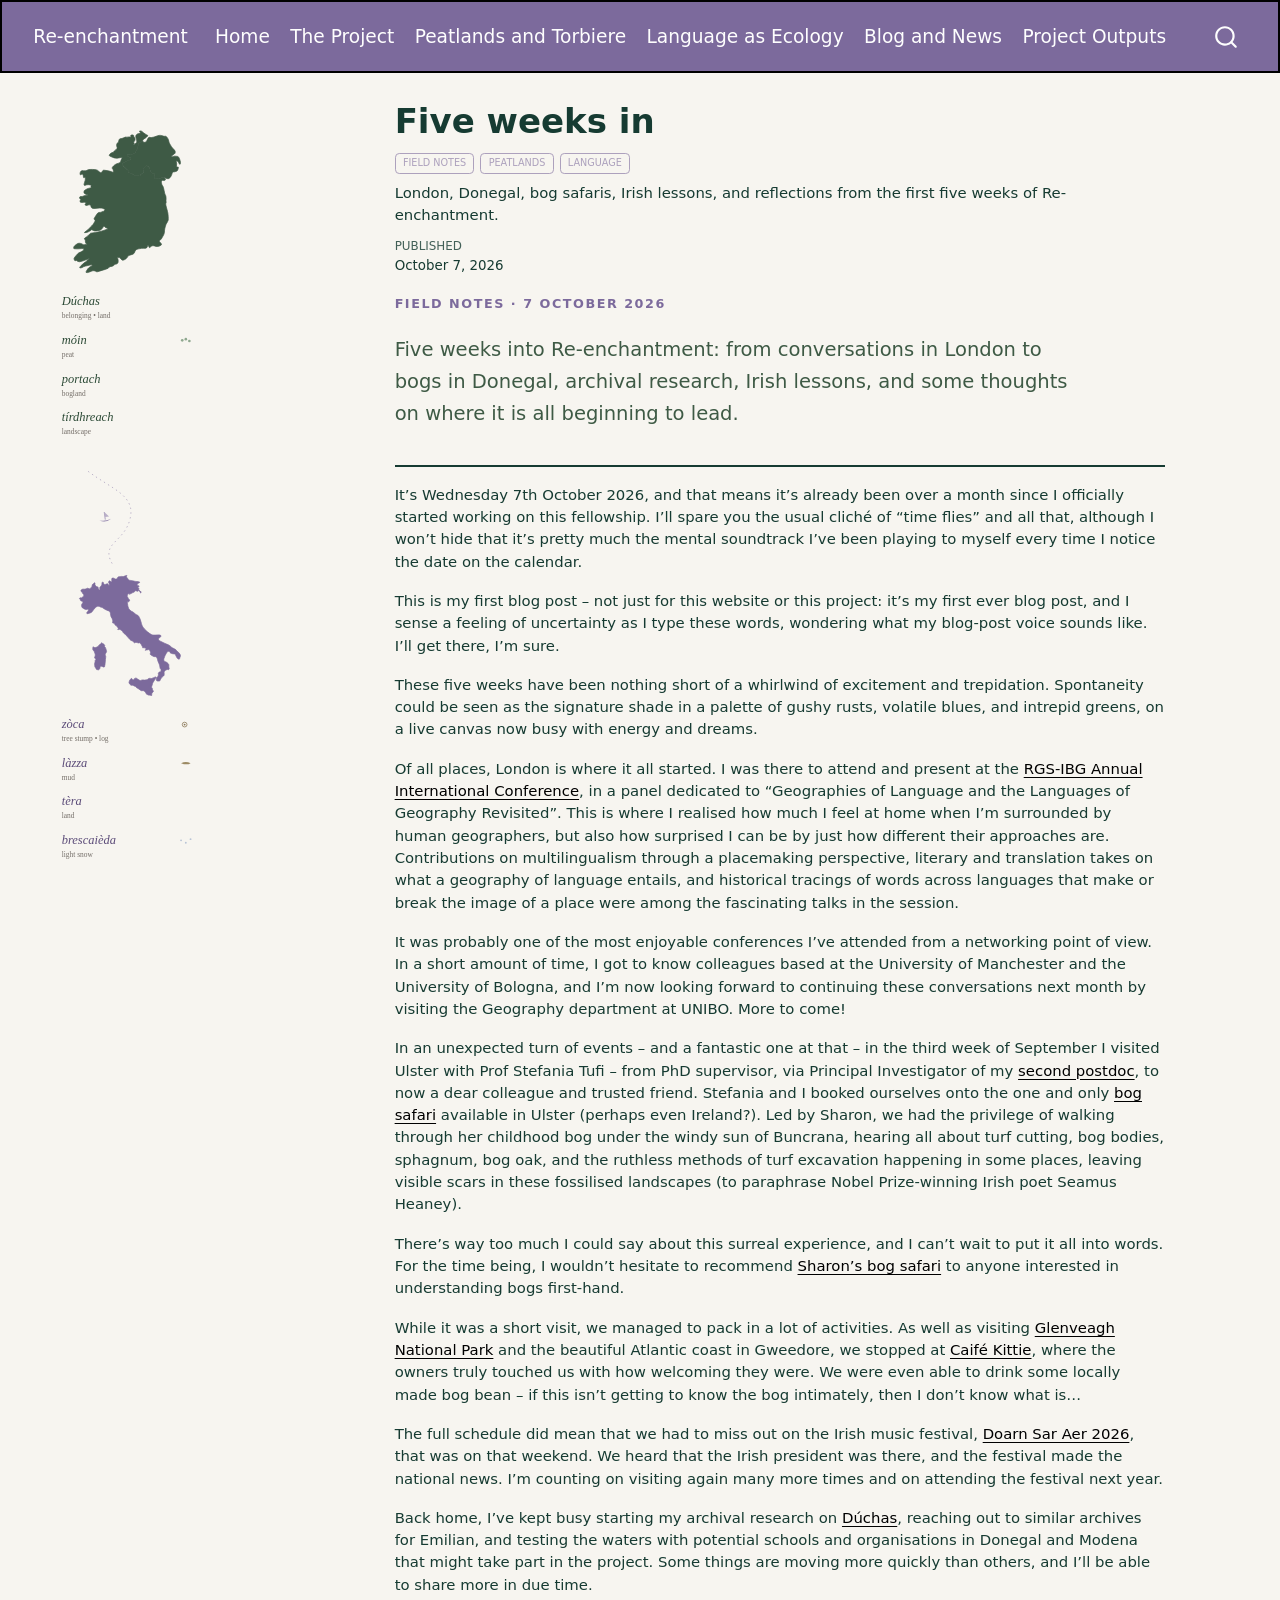
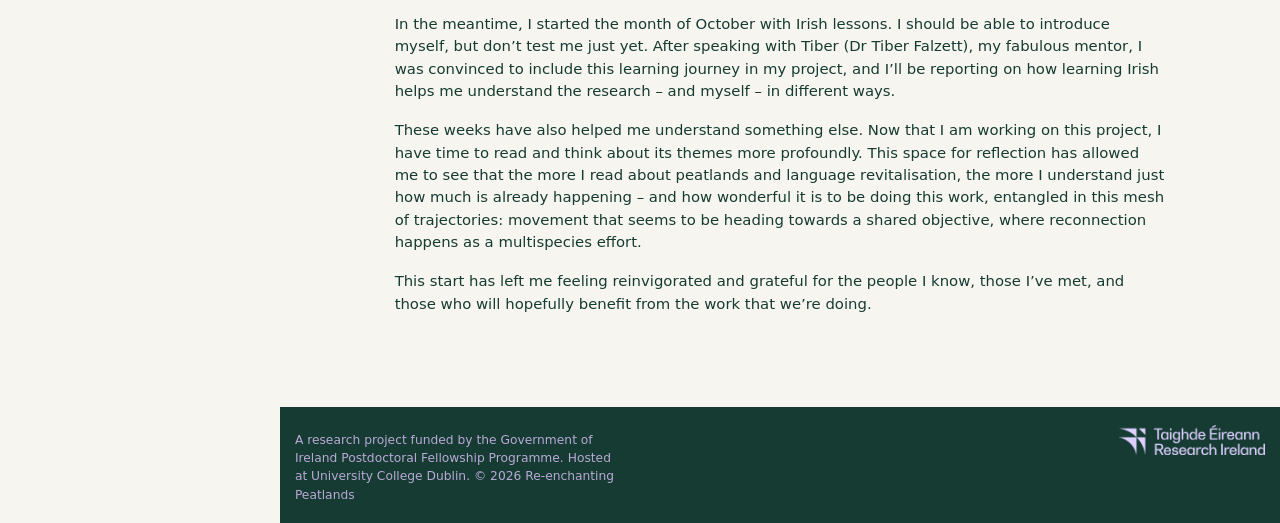
<file: docs/posts/five-weeks-in/index.html>
<!DOCTYPE html>
<html xmlns="http://www.w3.org/1999/xhtml" lang="en" xml:lang="en"><head>

<meta charset="utf-8">
<meta name="generator" content="quarto-1.8.26">

<meta name="viewport" content="width=device-width, initial-scale=1.0, user-scalable=yes">

<meta name="dcterms.date" content="2026-10-07">
<meta name="description" content="London, Donegal, bog safaris, Irish lessons, and reflections from the first five weeks of Re-enchantment.">

<title>Five weeks in – Re-enchantment</title>
<style>
code{white-space: pre-wrap;}
span.smallcaps{font-variant: small-caps;}
div.columns{display: flex; gap: min(4vw, 1.5em);}
div.column{flex: auto; overflow-x: auto;}
div.hanging-indent{margin-left: 1.5em; text-indent: -1.5em;}
ul.task-list{list-style: none;}
ul.task-list li input[type="checkbox"] {
  width: 0.8em;
  margin: 0 0.8em 0.2em -1em; /* quarto-specific, see https://github.com/quarto-dev/quarto-cli/issues/4556 */ 
  vertical-align: middle;
}
</style>


<script src="../../site_libs/quarto-nav/quarto-nav.js"></script>
<script src="../../site_libs/quarto-nav/headroom.min.js"></script>
<script src="../../site_libs/clipboard/clipboard.min.js"></script>
<script src="../../site_libs/quarto-search/autocomplete.umd.js"></script>
<script src="../../site_libs/quarto-search/fuse.min.js"></script>
<script src="../../site_libs/quarto-search/quarto-search.js"></script>
<meta name="quarto:offset" content="../../">
<script src="../../site_libs/quarto-html/quarto.js" type="module"></script>
<script src="../../site_libs/quarto-html/tabsets/tabsets.js" type="module"></script>
<script src="../../site_libs/quarto-html/axe/axe-check.js" type="module"></script>
<script src="../../site_libs/quarto-html/popper.min.js"></script>
<script src="../../site_libs/quarto-html/tippy.umd.min.js"></script>
<script src="../../site_libs/quarto-html/anchor.min.js"></script>
<link href="../../site_libs/quarto-html/tippy.css" rel="stylesheet">
<link href="../../site_libs/quarto-html/quarto-syntax-highlighting-587c61ba64f3a5504c4d52d930310e48.css" rel="stylesheet" id="quarto-text-highlighting-styles">
<script src="../../site_libs/bootstrap/bootstrap.min.js"></script>
<link href="../../site_libs/bootstrap/bootstrap-icons.css" rel="stylesheet">
<link href="../../site_libs/bootstrap/bootstrap-61fd8b2bb3b2a88f0216b59456503f86.min.css" rel="stylesheet" append-hash="true" id="quarto-bootstrap" data-mode="light">
<script id="quarto-search-options" type="application/json">{
  "location": "navbar",
  "copy-button": false,
  "collapse-after": 3,
  "panel-placement": "end",
  "type": "overlay",
  "limit": 50,
  "keyboard-shortcut": [
    "f",
    "/",
    "s"
  ],
  "show-item-context": false,
  "language": {
    "search-no-results-text": "No results",
    "search-matching-documents-text": "matching documents",
    "search-copy-link-title": "Copy link to search",
    "search-hide-matches-text": "Hide additional matches",
    "search-more-match-text": "more match in this document",
    "search-more-matches-text": "more matches in this document",
    "search-clear-button-title": "Clear",
    "search-text-placeholder": "",
    "search-detached-cancel-button-title": "Cancel",
    "search-submit-button-title": "Submit",
    "search-label": "Search"
  }
}</script>


<link rel="stylesheet" href="../../styles.css">
</head>

<body class="nav-fixed fullcontent quarto-light">

<div id="quarto-search-results"></div>
  <header id="quarto-header" class="headroom fixed-top">
    <nav class="navbar navbar-expand-lg " data-bs-theme="dark">
      <div class="navbar-container container-fluid">
      <div class="navbar-brand-container mx-auto">
    <a class="navbar-brand" href="../../index.html">
    <span class="navbar-title">Re-enchantment</span>
    </a>
  </div>
            <div id="quarto-search" class="" title="Search"></div>
          <button class="navbar-toggler" type="button" data-bs-toggle="collapse" data-bs-target="#navbarCollapse" aria-controls="navbarCollapse" role="menu" aria-expanded="false" aria-label="Toggle navigation" onclick="if (window.quartoToggleHeadroom) { window.quartoToggleHeadroom(); }">
  <span class="navbar-toggler-icon"></span>
</button>
          <div class="collapse navbar-collapse" id="navbarCollapse">
            <ul class="navbar-nav navbar-nav-scroll me-auto">
  <li class="nav-item">
    <a class="nav-link" href="../../index.html"> 
<span class="menu-text">Home</span></a>
  </li>  
  <li class="nav-item">
    <a class="nav-link" href="../../project.html"> 
<span class="menu-text">The Project</span></a>
  </li>  
  <li class="nav-item">
    <a class="nav-link" href="../../peatlands.html"> 
<span class="menu-text">Peatlands and Torbiere</span></a>
  </li>  
  <li class="nav-item">
    <a class="nav-link" href="../../languagecology.html"> 
<span class="menu-text">Language as Ecology</span></a>
  </li>  
  <li class="nav-item">
    <a class="nav-link" href="../../blog.html"> 
<span class="menu-text">Blog and News</span></a>
  </li>  
  <li class="nav-item">
    <a class="nav-link" href="../../outputs.html"> 
<span class="menu-text">Project Outputs</span></a>
  </li>  
</ul>
          </div> <!-- /navcollapse -->
            <div class="quarto-navbar-tools">
</div>
      </div> <!-- /container-fluid -->
    </nav>
</header>
<!-- content -->
<div id="quarto-content" class="quarto-container page-columns page-rows-contents page-layout-article page-navbar">
<!-- sidebar -->
<!-- margin-sidebar -->
    
<!-- main -->
<main class="content" id="quarto-document-content">
<div class="wallpaper-left"></div>

<header id="title-block-header" class="quarto-title-block default">
<div class="quarto-title">
<h1 class="title">Five weeks in</h1>
  <div class="quarto-categories">
    <div class="quarto-category">Field notes</div>
    <div class="quarto-category">Peatlands</div>
    <div class="quarto-category">Language</div>
  </div>
  </div>

<div>
  <div class="description">
    London, Donegal, bog safaris, Irish lessons, and reflections from the first five weeks of Re-enchantment.
  </div>
</div>


<div class="quarto-title-meta">

    
    <div>
    <div class="quarto-title-meta-heading">Published</div>
    <div class="quarto-title-meta-contents">
      <p class="date">October 7, 2026</p>
    </div>
  </div>
  
    
  </div>
  


</header>


<div class="post-kicker">
<p>FIELD NOTES · 7 OCTOBER 2026</p>
</div>
<div class="post-opening">
<p>Five weeks into Re-enchantment: from conversations in London to bogs in Donegal, archival research, Irish lessons, and some thoughts on where it is all beginning to lead.</p>
</div>
<hr>
<p>It’s Wednesday 7th October 2026, and that means it’s already been over a month since I officially started working on this fellowship. I’ll spare you the usual cliché of “time flies” and all that, although I won’t hide that it’s pretty much the mental soundtrack I’ve been playing to myself every time I notice the date on the calendar.</p>
<p>This is my first blog post – not just for this website or this project: it’s my first ever blog post, and I sense a feeling of uncertainty as I type these words, wondering what my blog-post voice sounds like. I’ll get there, I’m sure.</p>
<p>These five weeks have been nothing short of a whirlwind of excitement and trepidation. Spontaneity could be seen as the signature shade in a palette of gushy rusts, volatile blues, and intrepid greens, on a live canvas now busy with energy and dreams.</p>
<p>Of all places, London is where it all started. I was there to attend and present at the <a href="https://www.rgs.org/research/annual-international-conference">RGS-IBG Annual International Conference</a>, in a panel dedicated to “Geographies of Language and the Languages of Geography Revisited”. This is where I realised how much I feel at home when I’m surrounded by human geographers, but also how surprised I can be by just how different their approaches are. Contributions on multilingualism through a placemaking perspective, literary and translation takes on what a geography of language entails, and historical tracings of words across languages that make or break the image of a place were among the fascinating talks in the session.</p>
<p>It was probably one of the most enjoyable conferences I’ve attended from a networking point of view. In a short amount of time, I got to know colleagues based at the University of Manchester and the University of Bologna, and I’m now looking forward to continuing these conversations next month by visiting the Geography department at UNIBO. More to come!</p>
<p>In an unexpected turn of events – and a fantastic one at that – in the third week of September I visited Ulster with Prof Stefania Tufi – from PhD supervisor, via Principal Investigator of my <a href="https://www.liverpool.ac.uk/languages-cultures-and-film/research/projects/borderscapes/">second postdoc</a>, to now a dear colleague and trusted friend. Stefania and I booked ourselves onto the one and only <a href="https://solasireland.com/tours/bog-safari/">bog safari</a> available in Ulster (perhaps even Ireland?). Led by Sharon, we had the privilege of walking through her childhood bog under the windy sun of Buncrana, hearing all about turf cutting, bog bodies, sphagnum, bog oak, and the ruthless methods of turf excavation happening in some places, leaving visible scars in these fossilised landscapes (to paraphrase Nobel Prize-winning Irish poet Seamus Heaney).</p>
<p>There’s way too much I could say about this surreal experience, and I can’t wait to put it all into words. For the time being, I wouldn’t hesitate to recommend <a href="https://solasireland.com/tours/bog-safari/">Sharon’s bog safari</a> to anyone interested in understanding bogs first-hand.</p>
<p>While it was a short visit, we managed to pack in a lot of activities. As well as visiting <a href="https://www.nationalparks.ie/glenveagh/">Glenveagh National Park</a> and the beautiful Atlantic coast in Gweedore, we stopped at <a href="https://govisitdonegal.com/places-to-eat/caife-kitty/">Caifé Kittie</a>, where the owners truly touched us with how welcoming they were. We were even able to drink some locally made bog bean – if this isn’t getting to know the bog intimately, then I don’t know what is…</p>
<p>The full schedule did mean that we had to miss out on the Irish music festival, <a href="https://share.google/TpyPyvpXl4QmtbWO6">Doarn Sar Aer 2026</a>, that was on that weekend. We heard that the Irish president was there, and the festival made the national news. I’m counting on visiting again many more times and on attending the festival next year.</p>
<p>Back home, I’ve kept busy starting my archival research on <a href="https://www.duchas.ie/">Dúchas</a>, reaching out to similar archives for Emilian, and testing the waters with potential schools and organisations in Donegal and Modena that might take part in the project. Some things are moving more quickly than others, and I’ll be able to share more in due time.</p>
<p>In the meantime, I started the month of October with Irish lessons. I should be able to introduce myself, but don’t test me just yet. After speaking with Tiber (Dr Tiber Falzett), my fabulous mentor, I was convinced to include this learning journey in my project, and I’ll be reporting on how learning Irish helps me understand the research – and myself – in different ways.</p>
<p>These weeks have also helped me understand something else. Now that I am working on this project, I have time to read and think about its themes more profoundly. This space for reflection has allowed me to see that the more I read about peatlands and language revitalisation, the more I understand just how much is already happening – and how wonderful it is to be doing this work, entangled in this mesh of trajectories: movement that seems to be heading towards a shared objective, where reconnection happens as a multispecies effort.</p>
<p>This start has left me feeling reinvigorated and grateful for the people I know, those I’ve met, and those who will hopefully benefit from the work that we’re doing.</p>



</main> <!-- /main -->
<script id="quarto-html-after-body" type="application/javascript">
  window.document.addEventListener("DOMContentLoaded", function (event) {
    const icon = "";
    const anchorJS = new window.AnchorJS();
    anchorJS.options = {
      placement: 'right',
      icon: icon
    };
    anchorJS.add('.anchored');
    const isCodeAnnotation = (el) => {
      for (const clz of el.classList) {
        if (clz.startsWith('code-annotation-')) {                     
          return true;
        }
      }
      return false;
    }
    const onCopySuccess = function(e) {
      // button target
      const button = e.trigger;
      // don't keep focus
      button.blur();
      // flash "checked"
      button.classList.add('code-copy-button-checked');
      var currentTitle = button.getAttribute("title");
      button.setAttribute("title", "Copied!");
      let tooltip;
      if (window.bootstrap) {
        button.setAttribute("data-bs-toggle", "tooltip");
        button.setAttribute("data-bs-placement", "left");
        button.setAttribute("data-bs-title", "Copied!");
        tooltip = new bootstrap.Tooltip(button, 
          { trigger: "manual", 
            customClass: "code-copy-button-tooltip",
            offset: [0, -8]});
        tooltip.show();    
      }
      setTimeout(function() {
        if (tooltip) {
          tooltip.hide();
          button.removeAttribute("data-bs-title");
          button.removeAttribute("data-bs-toggle");
          button.removeAttribute("data-bs-placement");
        }
        button.setAttribute("title", currentTitle);
        button.classList.remove('code-copy-button-checked');
      }, 1000);
      // clear code selection
      e.clearSelection();
    }
    const getTextToCopy = function(trigger) {
      const outerScaffold = trigger.parentElement.cloneNode(true);
      const codeEl = outerScaffold.querySelector('code');
      for (const childEl of codeEl.children) {
        if (isCodeAnnotation(childEl)) {
          childEl.remove();
        }
      }
      return codeEl.innerText;
    }
    const clipboard = new window.ClipboardJS('.code-copy-button:not([data-in-quarto-modal])', {
      text: getTextToCopy
    });
    clipboard.on('success', onCopySuccess);
    if (window.document.getElementById('quarto-embedded-source-code-modal')) {
      const clipboardModal = new window.ClipboardJS('.code-copy-button[data-in-quarto-modal]', {
        text: getTextToCopy,
        container: window.document.getElementById('quarto-embedded-source-code-modal')
      });
      clipboardModal.on('success', onCopySuccess);
    }
      var localhostRegex = new RegExp(/^(?:http|https):\/\/localhost\:?[0-9]*\//);
      var mailtoRegex = new RegExp(/^mailto:/);
        var filterRegex = new RegExp('/' + window.location.host + '/');
      var isInternal = (href) => {
          return filterRegex.test(href) || localhostRegex.test(href) || mailtoRegex.test(href);
      }
      // Inspect non-navigation links and adorn them if external
     var links = window.document.querySelectorAll('a[href]:not(.nav-link):not(.navbar-brand):not(.toc-action):not(.sidebar-link):not(.sidebar-item-toggle):not(.pagination-link):not(.no-external):not([aria-hidden]):not(.dropdown-item):not(.quarto-navigation-tool):not(.about-link)');
      for (var i=0; i<links.length; i++) {
        const link = links[i];
        if (!isInternal(link.href)) {
          // undo the damage that might have been done by quarto-nav.js in the case of
          // links that we want to consider external
          if (link.dataset.originalHref !== undefined) {
            link.href = link.dataset.originalHref;
          }
        }
      }
    function tippyHover(el, contentFn, onTriggerFn, onUntriggerFn) {
      const config = {
        allowHTML: true,
        maxWidth: 500,
        delay: 100,
        arrow: false,
        appendTo: function(el) {
            return el.parentElement;
        },
        interactive: true,
        interactiveBorder: 10,
        theme: 'quarto',
        placement: 'bottom-start',
      };
      if (contentFn) {
        config.content = contentFn;
      }
      if (onTriggerFn) {
        config.onTrigger = onTriggerFn;
      }
      if (onUntriggerFn) {
        config.onUntrigger = onUntriggerFn;
      }
      window.tippy(el, config); 
    }
    const noterefs = window.document.querySelectorAll('a[role="doc-noteref"]');
    for (var i=0; i<noterefs.length; i++) {
      const ref = noterefs[i];
      tippyHover(ref, function() {
        // use id or data attribute instead here
        let href = ref.getAttribute('data-footnote-href') || ref.getAttribute('href');
        try { href = new URL(href).hash; } catch {}
        const id = href.replace(/^#\/?/, "");
        const note = window.document.getElementById(id);
        if (note) {
          return note.innerHTML;
        } else {
          return "";
        }
      });
    }
    const xrefs = window.document.querySelectorAll('a.quarto-xref');
    const processXRef = (id, note) => {
      // Strip column container classes
      const stripColumnClz = (el) => {
        el.classList.remove("page-full", "page-columns");
        if (el.children) {
          for (const child of el.children) {
            stripColumnClz(child);
          }
        }
      }
      stripColumnClz(note)
      if (id === null || id.startsWith('sec-')) {
        // Special case sections, only their first couple elements
        const container = document.createElement("div");
        if (note.children && note.children.length > 2) {
          container.appendChild(note.children[0].cloneNode(true));
          for (let i = 1; i < note.children.length; i++) {
            const child = note.children[i];
            if (child.tagName === "P" && child.innerText === "") {
              continue;
            } else {
              container.appendChild(child.cloneNode(true));
              break;
            }
          }
          if (window.Quarto?.typesetMath) {
            window.Quarto.typesetMath(container);
          }
          return container.innerHTML
        } else {
          if (window.Quarto?.typesetMath) {
            window.Quarto.typesetMath(note);
          }
          return note.innerHTML;
        }
      } else {
        // Remove any anchor links if they are present
        const anchorLink = note.querySelector('a.anchorjs-link');
        if (anchorLink) {
          anchorLink.remove();
        }
        if (window.Quarto?.typesetMath) {
          window.Quarto.typesetMath(note);
        }
        if (note.classList.contains("callout")) {
          return note.outerHTML;
        } else {
          return note.innerHTML;
        }
      }
    }
    for (var i=0; i<xrefs.length; i++) {
      const xref = xrefs[i];
      tippyHover(xref, undefined, function(instance) {
        instance.disable();
        let url = xref.getAttribute('href');
        let hash = undefined; 
        if (url.startsWith('#')) {
          hash = url;
        } else {
          try { hash = new URL(url).hash; } catch {}
        }
        if (hash) {
          const id = hash.replace(/^#\/?/, "");
          const note = window.document.getElementById(id);
          if (note !== null) {
            try {
              const html = processXRef(id, note.cloneNode(true));
              instance.setContent(html);
            } finally {
              instance.enable();
              instance.show();
            }
          } else {
            // See if we can fetch this
            fetch(url.split('#')[0])
            .then(res => res.text())
            .then(html => {
              const parser = new DOMParser();
              const htmlDoc = parser.parseFromString(html, "text/html");
              const note = htmlDoc.getElementById(id);
              if (note !== null) {
                const html = processXRef(id, note);
                instance.setContent(html);
              } 
            }).finally(() => {
              instance.enable();
              instance.show();
            });
          }
        } else {
          // See if we can fetch a full url (with no hash to target)
          // This is a special case and we should probably do some content thinning / targeting
          fetch(url)
          .then(res => res.text())
          .then(html => {
            const parser = new DOMParser();
            const htmlDoc = parser.parseFromString(html, "text/html");
            const note = htmlDoc.querySelector('main.content');
            if (note !== null) {
              // This should only happen for chapter cross references
              // (since there is no id in the URL)
              // remove the first header
              if (note.children.length > 0 && note.children[0].tagName === "HEADER") {
                note.children[0].remove();
              }
              const html = processXRef(null, note);
              instance.setContent(html);
            } 
          }).finally(() => {
            instance.enable();
            instance.show();
          });
        }
      }, function(instance) {
      });
    }
        let selectedAnnoteEl;
        const selectorForAnnotation = ( cell, annotation) => {
          let cellAttr = 'data-code-cell="' + cell + '"';
          let lineAttr = 'data-code-annotation="' +  annotation + '"';
          const selector = 'span[' + cellAttr + '][' + lineAttr + ']';
          return selector;
        }
        const selectCodeLines = (annoteEl) => {
          const doc = window.document;
          const targetCell = annoteEl.getAttribute("data-target-cell");
          const targetAnnotation = annoteEl.getAttribute("data-target-annotation");
          const annoteSpan = window.document.querySelector(selectorForAnnotation(targetCell, targetAnnotation));
          const lines = annoteSpan.getAttribute("data-code-lines").split(",");
          const lineIds = lines.map((line) => {
            return targetCell + "-" + line;
          })
          let top = null;
          let height = null;
          let parent = null;
          if (lineIds.length > 0) {
              //compute the position of the single el (top and bottom and make a div)
              const el = window.document.getElementById(lineIds[0]);
              top = el.offsetTop;
              height = el.offsetHeight;
              parent = el.parentElement.parentElement;
            if (lineIds.length > 1) {
              const lastEl = window.document.getElementById(lineIds[lineIds.length - 1]);
              const bottom = lastEl.offsetTop + lastEl.offsetHeight;
              height = bottom - top;
            }
            if (top !== null && height !== null && parent !== null) {
              // cook up a div (if necessary) and position it 
              let div = window.document.getElementById("code-annotation-line-highlight");
              if (div === null) {
                div = window.document.createElement("div");
                div.setAttribute("id", "code-annotation-line-highlight");
                div.style.position = 'absolute';
                parent.appendChild(div);
              }
              div.style.top = top - 2 + "px";
              div.style.height = height + 4 + "px";
              div.style.left = 0;
              let gutterDiv = window.document.getElementById("code-annotation-line-highlight-gutter");
              if (gutterDiv === null) {
                gutterDiv = window.document.createElement("div");
                gutterDiv.setAttribute("id", "code-annotation-line-highlight-gutter");
                gutterDiv.style.position = 'absolute';
                const codeCell = window.document.getElementById(targetCell);
                const gutter = codeCell.querySelector('.code-annotation-gutter');
                gutter.appendChild(gutterDiv);
              }
              gutterDiv.style.top = top - 2 + "px";
              gutterDiv.style.height = height + 4 + "px";
            }
            selectedAnnoteEl = annoteEl;
          }
        };
        const unselectCodeLines = () => {
          const elementsIds = ["code-annotation-line-highlight", "code-annotation-line-highlight-gutter"];
          elementsIds.forEach((elId) => {
            const div = window.document.getElementById(elId);
            if (div) {
              div.remove();
            }
          });
          selectedAnnoteEl = undefined;
        };
          // Handle positioning of the toggle
      window.addEventListener(
        "resize",
        throttle(() => {
          elRect = undefined;
          if (selectedAnnoteEl) {
            selectCodeLines(selectedAnnoteEl);
          }
        }, 10)
      );
      function throttle(fn, ms) {
      let throttle = false;
      let timer;
        return (...args) => {
          if(!throttle) { // first call gets through
              fn.apply(this, args);
              throttle = true;
          } else { // all the others get throttled
              if(timer) clearTimeout(timer); // cancel #2
              timer = setTimeout(() => {
                fn.apply(this, args);
                timer = throttle = false;
              }, ms);
          }
        };
      }
        // Attach click handler to the DT
        const annoteDls = window.document.querySelectorAll('dt[data-target-cell]');
        for (const annoteDlNode of annoteDls) {
          annoteDlNode.addEventListener('click', (event) => {
            const clickedEl = event.target;
            if (clickedEl !== selectedAnnoteEl) {
              unselectCodeLines();
              const activeEl = window.document.querySelector('dt[data-target-cell].code-annotation-active');
              if (activeEl) {
                activeEl.classList.remove('code-annotation-active');
              }
              selectCodeLines(clickedEl);
              clickedEl.classList.add('code-annotation-active');
            } else {
              // Unselect the line
              unselectCodeLines();
              clickedEl.classList.remove('code-annotation-active');
            }
          });
        }
    const findCites = (el) => {
      const parentEl = el.parentElement;
      if (parentEl) {
        const cites = parentEl.dataset.cites;
        if (cites) {
          return {
            el,
            cites: cites.split(' ')
          };
        } else {
          return findCites(el.parentElement)
        }
      } else {
        return undefined;
      }
    };
    var bibliorefs = window.document.querySelectorAll('a[role="doc-biblioref"]');
    for (var i=0; i<bibliorefs.length; i++) {
      const ref = bibliorefs[i];
      const citeInfo = findCites(ref);
      if (citeInfo) {
        tippyHover(citeInfo.el, function() {
          var popup = window.document.createElement('div');
          citeInfo.cites.forEach(function(cite) {
            var citeDiv = window.document.createElement('div');
            citeDiv.classList.add('hanging-indent');
            citeDiv.classList.add('csl-entry');
            var biblioDiv = window.document.getElementById('ref-' + cite);
            if (biblioDiv) {
              citeDiv.innerHTML = biblioDiv.innerHTML;
            }
            popup.appendChild(citeDiv);
          });
          return popup.innerHTML;
        });
      }
    }
  });
  </script>
</div> <!-- /content -->
<footer class="footer">
  <div class="nav-footer">
    <div class="nav-footer-left">
      <ul class="footer-items list-unstyled">
    <li class="nav-item">
 A research project funded by the Government of Ireland Postdoctoral Fellowship Programme. Hosted at University College Dublin. © 2026 Re-enchanting Peatlands
  </li>  
</ul>
    </div>   
    <div class="nav-footer-center">
      &nbsp;
    </div>
    <div class="nav-footer-right">
      <ul class="footer-items list-unstyled">
    <li class="nav-item">
 <img src="../../files/RILogo.png" alt="Research Ireland" height="30">
  </li>  
</ul>
    </div>
  </div>
</footer>




</body></html>
</file>
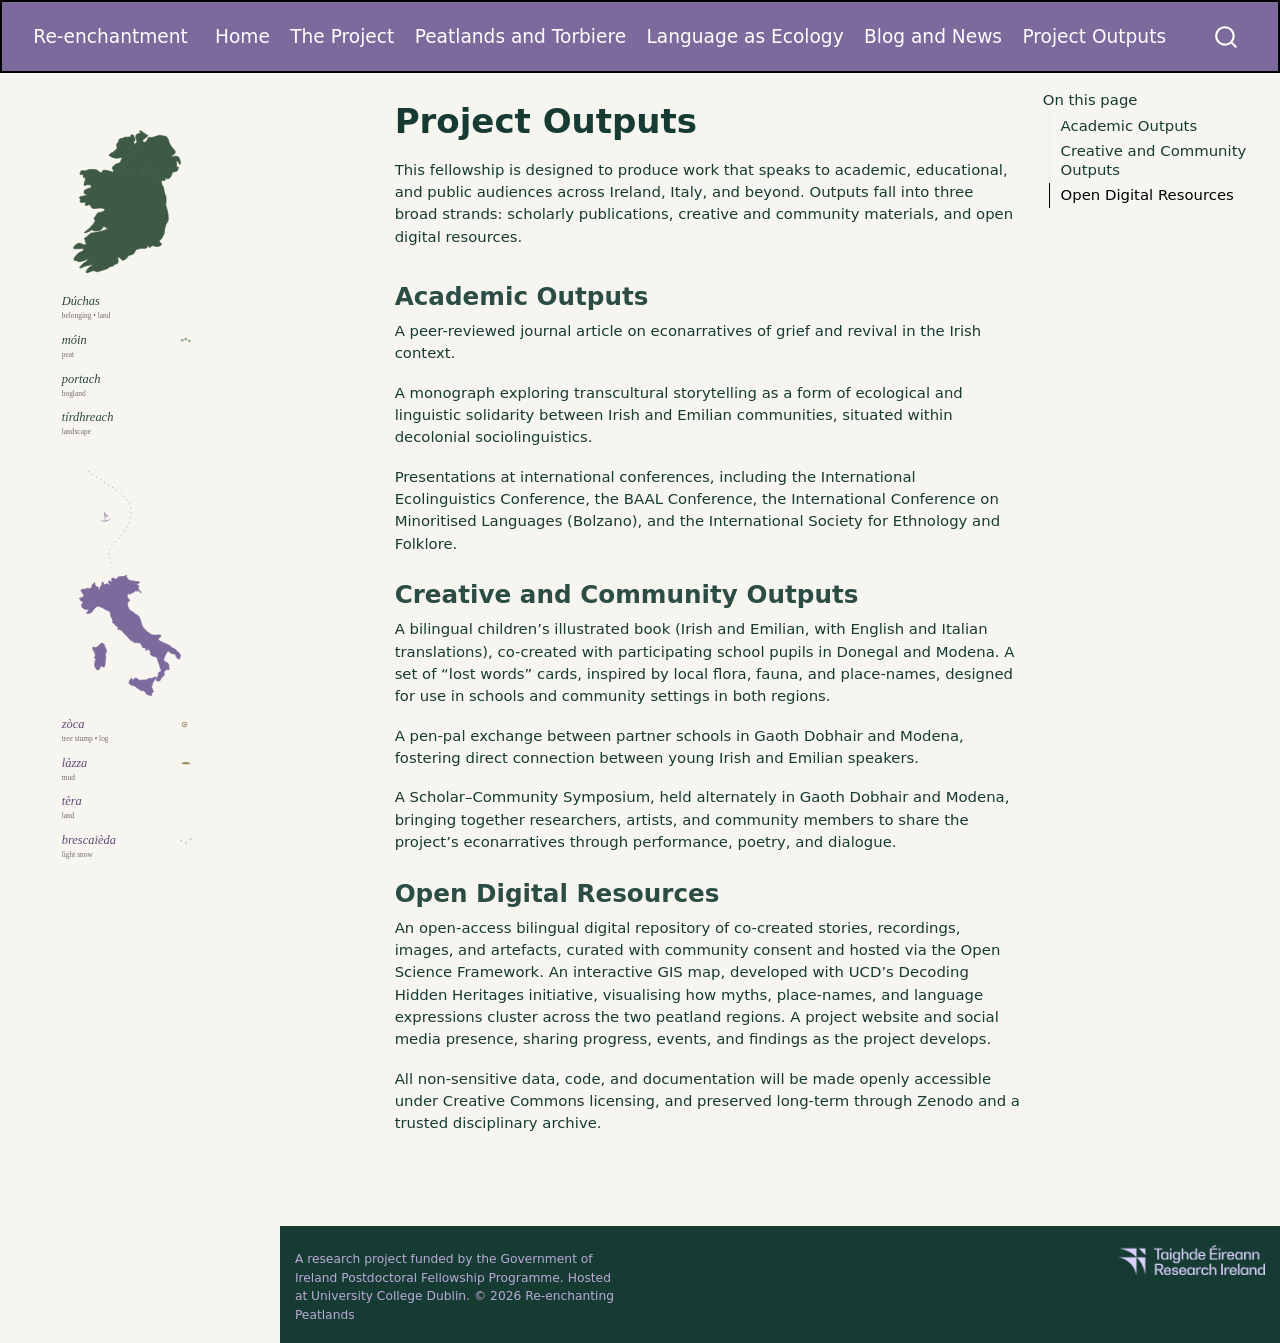
<file: outputs.html>
<!DOCTYPE html>
<html xmlns="http://www.w3.org/1999/xhtml" lang="en" xml:lang="en"><head>

<meta charset="utf-8">
<meta name="generator" content="quarto-1.8.26">

<meta name="viewport" content="width=device-width, initial-scale=1.0, user-scalable=yes">


<title>Project Outputs – Re-enchantment</title>
<style>
code{white-space: pre-wrap;}
span.smallcaps{font-variant: small-caps;}
div.columns{display: flex; gap: min(4vw, 1.5em);}
div.column{flex: auto; overflow-x: auto;}
div.hanging-indent{margin-left: 1.5em; text-indent: -1.5em;}
ul.task-list{list-style: none;}
ul.task-list li input[type="checkbox"] {
  width: 0.8em;
  margin: 0 0.8em 0.2em -1em; /* quarto-specific, see https://github.com/quarto-dev/quarto-cli/issues/4556 */ 
  vertical-align: middle;
}
</style>


<script src="site_libs/quarto-nav/quarto-nav.js"></script>
<script src="site_libs/quarto-nav/headroom.min.js"></script>
<script src="site_libs/clipboard/clipboard.min.js"></script>
<script src="site_libs/quarto-search/autocomplete.umd.js"></script>
<script src="site_libs/quarto-search/fuse.min.js"></script>
<script src="site_libs/quarto-search/quarto-search.js"></script>
<meta name="quarto:offset" content="./">
<script src="site_libs/quarto-html/quarto.js" type="module"></script>
<script src="site_libs/quarto-html/tabsets/tabsets.js" type="module"></script>
<script src="site_libs/quarto-html/axe/axe-check.js" type="module"></script>
<script src="site_libs/quarto-html/popper.min.js"></script>
<script src="site_libs/quarto-html/tippy.umd.min.js"></script>
<script src="site_libs/quarto-html/anchor.min.js"></script>
<link href="site_libs/quarto-html/tippy.css" rel="stylesheet">
<link href="site_libs/quarto-html/quarto-syntax-highlighting-587c61ba64f3a5504c4d52d930310e48.css" rel="stylesheet" id="quarto-text-highlighting-styles">
<script src="site_libs/bootstrap/bootstrap.min.js"></script>
<link href="site_libs/bootstrap/bootstrap-icons.css" rel="stylesheet">
<link href="site_libs/bootstrap/bootstrap-61fd8b2bb3b2a88f0216b59456503f86.min.css" rel="stylesheet" append-hash="true" id="quarto-bootstrap" data-mode="light">
<script id="quarto-search-options" type="application/json">{
  "location": "navbar",
  "copy-button": false,
  "collapse-after": 3,
  "panel-placement": "end",
  "type": "overlay",
  "limit": 50,
  "keyboard-shortcut": [
    "f",
    "/",
    "s"
  ],
  "show-item-context": false,
  "language": {
    "search-no-results-text": "No results",
    "search-matching-documents-text": "matching documents",
    "search-copy-link-title": "Copy link to search",
    "search-hide-matches-text": "Hide additional matches",
    "search-more-match-text": "more match in this document",
    "search-more-matches-text": "more matches in this document",
    "search-clear-button-title": "Clear",
    "search-text-placeholder": "",
    "search-detached-cancel-button-title": "Cancel",
    "search-submit-button-title": "Submit",
    "search-label": "Search"
  }
}</script>


<link rel="stylesheet" href="styles.css">
</head>

<body class="nav-fixed quarto-light">

<div id="quarto-search-results"></div>
  <header id="quarto-header" class="headroom fixed-top">
    <nav class="navbar navbar-expand-lg " data-bs-theme="dark">
      <div class="navbar-container container-fluid">
      <div class="navbar-brand-container mx-auto">
    <a class="navbar-brand" href="./index.html">
    <span class="navbar-title">Re-enchantment</span>
    </a>
  </div>
            <div id="quarto-search" class="" title="Search"></div>
          <button class="navbar-toggler" type="button" data-bs-toggle="collapse" data-bs-target="#navbarCollapse" aria-controls="navbarCollapse" role="menu" aria-expanded="false" aria-label="Toggle navigation" onclick="if (window.quartoToggleHeadroom) { window.quartoToggleHeadroom(); }">
  <span class="navbar-toggler-icon"></span>
</button>
          <div class="collapse navbar-collapse" id="navbarCollapse">
            <ul class="navbar-nav navbar-nav-scroll me-auto">
  <li class="nav-item">
    <a class="nav-link" href="./index.html"> 
<span class="menu-text">Home</span></a>
  </li>  
  <li class="nav-item">
    <a class="nav-link" href="./project.html"> 
<span class="menu-text">The Project</span></a>
  </li>  
  <li class="nav-item">
    <a class="nav-link" href="./peatlands.html"> 
<span class="menu-text">Peatlands and Torbiere</span></a>
  </li>  
  <li class="nav-item">
    <a class="nav-link" href="./languagecology.html"> 
<span class="menu-text">Language as Ecology</span></a>
  </li>  
  <li class="nav-item">
    <a class="nav-link" href="./blog.html"> 
<span class="menu-text">Blog and News</span></a>
  </li>  
  <li class="nav-item">
    <a class="nav-link active" href="./outputs.html" aria-current="page"> 
<span class="menu-text">Project Outputs</span></a>
  </li>  
</ul>
          </div> <!-- /navcollapse -->
            <div class="quarto-navbar-tools">
</div>
      </div> <!-- /container-fluid -->
    </nav>
</header>
<!-- content -->
<div id="quarto-content" class="quarto-container page-columns page-rows-contents page-layout-article page-navbar">
<!-- sidebar -->
<!-- margin-sidebar -->
    <div id="quarto-margin-sidebar" class="sidebar margin-sidebar">
        <nav id="TOC" role="doc-toc" class="toc-active">
    <h2 id="toc-title">On this page</h2>
   
  <ul>
  <li><a href="#academic-outputs" id="toc-academic-outputs" class="nav-link active" data-scroll-target="#academic-outputs">Academic Outputs</a></li>
  <li><a href="#creative-and-community-outputs" id="toc-creative-and-community-outputs" class="nav-link" data-scroll-target="#creative-and-community-outputs">Creative and Community Outputs</a></li>
  <li><a href="#open-digital-resources" id="toc-open-digital-resources" class="nav-link" data-scroll-target="#open-digital-resources">Open Digital Resources</a></li>
  </ul>
</nav>
    </div>
<!-- main -->
<main class="content" id="quarto-document-content">
<div class="wallpaper-left"></div>

<header id="title-block-header" class="quarto-title-block default">
<div class="quarto-title">
<h1 class="title">Project Outputs</h1>
</div>



<div class="quarto-title-meta">

    
  
    
  </div>
  


</header>


<p>This fellowship is designed to produce work that speaks to academic, educational, and public audiences across Ireland, Italy, and beyond. Outputs fall into three broad strands: scholarly publications, creative and community materials, and open digital resources.</p>
<section id="academic-outputs" class="level3">
<h3 class="anchored" data-anchor-id="academic-outputs">Academic Outputs</h3>
<p>A peer-reviewed journal article on econarratives of grief and revival in the Irish context.</p>
<p>A monograph exploring transcultural storytelling as a form of ecological and linguistic solidarity between Irish and Emilian communities, situated within decolonial sociolinguistics.</p>
<p>Presentations at international conferences, including the International Ecolinguistics Conference, the BAAL Conference, the International Conference on Minoritised Languages (Bolzano), and the International Society for Ethnology and Folklore.</p>
</section>
<section id="creative-and-community-outputs" class="level3">
<h3 class="anchored" data-anchor-id="creative-and-community-outputs">Creative and Community Outputs</h3>
<p>A bilingual children’s illustrated book (Irish and Emilian, with English and Italian translations), co-created with participating school pupils in Donegal and Modena. A set of “lost words” cards, inspired by local flora, fauna, and place-names, designed for use in schools and community settings in both regions.</p>
<p>A pen-pal exchange between partner schools in Gaoth Dobhair and Modena, fostering direct connection between young Irish and Emilian speakers.</p>
<p>A Scholar–Community Symposium, held alternately in Gaoth Dobhair and Modena, bringing together researchers, artists, and community members to share the project’s econarratives through performance, poetry, and dialogue.</p>
</section>
<section id="open-digital-resources" class="level3">
<h3 class="anchored" data-anchor-id="open-digital-resources">Open Digital Resources</h3>
<p>An open-access bilingual digital repository of co-created stories, recordings, images, and artefacts, curated with community consent and hosted via the Open Science Framework. An interactive GIS map, developed with UCD’s Decoding Hidden Heritages initiative, visualising how myths, place-names, and language expressions cluster across the two peatland regions. A project website and social media presence, sharing progress, events, and findings as the project develops.</p>
<p>All non-sensitive data, code, and documentation will be made openly accessible under Creative Commons licensing, and preserved long-term through Zenodo and a trusted disciplinary archive.</p>


</section>

</main> <!-- /main -->
<script id="quarto-html-after-body" type="application/javascript">
  window.document.addEventListener("DOMContentLoaded", function (event) {
    const icon = "";
    const anchorJS = new window.AnchorJS();
    anchorJS.options = {
      placement: 'right',
      icon: icon
    };
    anchorJS.add('.anchored');
    const isCodeAnnotation = (el) => {
      for (const clz of el.classList) {
        if (clz.startsWith('code-annotation-')) {                     
          return true;
        }
      }
      return false;
    }
    const onCopySuccess = function(e) {
      // button target
      const button = e.trigger;
      // don't keep focus
      button.blur();
      // flash "checked"
      button.classList.add('code-copy-button-checked');
      var currentTitle = button.getAttribute("title");
      button.setAttribute("title", "Copied!");
      let tooltip;
      if (window.bootstrap) {
        button.setAttribute("data-bs-toggle", "tooltip");
        button.setAttribute("data-bs-placement", "left");
        button.setAttribute("data-bs-title", "Copied!");
        tooltip = new bootstrap.Tooltip(button, 
          { trigger: "manual", 
            customClass: "code-copy-button-tooltip",
            offset: [0, -8]});
        tooltip.show();    
      }
      setTimeout(function() {
        if (tooltip) {
          tooltip.hide();
          button.removeAttribute("data-bs-title");
          button.removeAttribute("data-bs-toggle");
          button.removeAttribute("data-bs-placement");
        }
        button.setAttribute("title", currentTitle);
        button.classList.remove('code-copy-button-checked');
      }, 1000);
      // clear code selection
      e.clearSelection();
    }
    const getTextToCopy = function(trigger) {
      const outerScaffold = trigger.parentElement.cloneNode(true);
      const codeEl = outerScaffold.querySelector('code');
      for (const childEl of codeEl.children) {
        if (isCodeAnnotation(childEl)) {
          childEl.remove();
        }
      }
      return codeEl.innerText;
    }
    const clipboard = new window.ClipboardJS('.code-copy-button:not([data-in-quarto-modal])', {
      text: getTextToCopy
    });
    clipboard.on('success', onCopySuccess);
    if (window.document.getElementById('quarto-embedded-source-code-modal')) {
      const clipboardModal = new window.ClipboardJS('.code-copy-button[data-in-quarto-modal]', {
        text: getTextToCopy,
        container: window.document.getElementById('quarto-embedded-source-code-modal')
      });
      clipboardModal.on('success', onCopySuccess);
    }
      var localhostRegex = new RegExp(/^(?:http|https):\/\/localhost\:?[0-9]*\//);
      var mailtoRegex = new RegExp(/^mailto:/);
        var filterRegex = new RegExp('/' + window.location.host + '/');
      var isInternal = (href) => {
          return filterRegex.test(href) || localhostRegex.test(href) || mailtoRegex.test(href);
      }
      // Inspect non-navigation links and adorn them if external
     var links = window.document.querySelectorAll('a[href]:not(.nav-link):not(.navbar-brand):not(.toc-action):not(.sidebar-link):not(.sidebar-item-toggle):not(.pagination-link):not(.no-external):not([aria-hidden]):not(.dropdown-item):not(.quarto-navigation-tool):not(.about-link)');
      for (var i=0; i<links.length; i++) {
        const link = links[i];
        if (!isInternal(link.href)) {
          // undo the damage that might have been done by quarto-nav.js in the case of
          // links that we want to consider external
          if (link.dataset.originalHref !== undefined) {
            link.href = link.dataset.originalHref;
          }
        }
      }
    function tippyHover(el, contentFn, onTriggerFn, onUntriggerFn) {
      const config = {
        allowHTML: true,
        maxWidth: 500,
        delay: 100,
        arrow: false,
        appendTo: function(el) {
            return el.parentElement;
        },
        interactive: true,
        interactiveBorder: 10,
        theme: 'quarto',
        placement: 'bottom-start',
      };
      if (contentFn) {
        config.content = contentFn;
      }
      if (onTriggerFn) {
        config.onTrigger = onTriggerFn;
      }
      if (onUntriggerFn) {
        config.onUntrigger = onUntriggerFn;
      }
      window.tippy(el, config); 
    }
    const noterefs = window.document.querySelectorAll('a[role="doc-noteref"]');
    for (var i=0; i<noterefs.length; i++) {
      const ref = noterefs[i];
      tippyHover(ref, function() {
        // use id or data attribute instead here
        let href = ref.getAttribute('data-footnote-href') || ref.getAttribute('href');
        try { href = new URL(href).hash; } catch {}
        const id = href.replace(/^#\/?/, "");
        const note = window.document.getElementById(id);
        if (note) {
          return note.innerHTML;
        } else {
          return "";
        }
      });
    }
    const xrefs = window.document.querySelectorAll('a.quarto-xref');
    const processXRef = (id, note) => {
      // Strip column container classes
      const stripColumnClz = (el) => {
        el.classList.remove("page-full", "page-columns");
        if (el.children) {
          for (const child of el.children) {
            stripColumnClz(child);
          }
        }
      }
      stripColumnClz(note)
      if (id === null || id.startsWith('sec-')) {
        // Special case sections, only their first couple elements
        const container = document.createElement("div");
        if (note.children && note.children.length > 2) {
          container.appendChild(note.children[0].cloneNode(true));
          for (let i = 1; i < note.children.length; i++) {
            const child = note.children[i];
            if (child.tagName === "P" && child.innerText === "") {
              continue;
            } else {
              container.appendChild(child.cloneNode(true));
              break;
            }
          }
          if (window.Quarto?.typesetMath) {
            window.Quarto.typesetMath(container);
          }
          return container.innerHTML
        } else {
          if (window.Quarto?.typesetMath) {
            window.Quarto.typesetMath(note);
          }
          return note.innerHTML;
        }
      } else {
        // Remove any anchor links if they are present
        const anchorLink = note.querySelector('a.anchorjs-link');
        if (anchorLink) {
          anchorLink.remove();
        }
        if (window.Quarto?.typesetMath) {
          window.Quarto.typesetMath(note);
        }
        if (note.classList.contains("callout")) {
          return note.outerHTML;
        } else {
          return note.innerHTML;
        }
      }
    }
    for (var i=0; i<xrefs.length; i++) {
      const xref = xrefs[i];
      tippyHover(xref, undefined, function(instance) {
        instance.disable();
        let url = xref.getAttribute('href');
        let hash = undefined; 
        if (url.startsWith('#')) {
          hash = url;
        } else {
          try { hash = new URL(url).hash; } catch {}
        }
        if (hash) {
          const id = hash.replace(/^#\/?/, "");
          const note = window.document.getElementById(id);
          if (note !== null) {
            try {
              const html = processXRef(id, note.cloneNode(true));
              instance.setContent(html);
            } finally {
              instance.enable();
              instance.show();
            }
          } else {
            // See if we can fetch this
            fetch(url.split('#')[0])
            .then(res => res.text())
            .then(html => {
              const parser = new DOMParser();
              const htmlDoc = parser.parseFromString(html, "text/html");
              const note = htmlDoc.getElementById(id);
              if (note !== null) {
                const html = processXRef(id, note);
                instance.setContent(html);
              } 
            }).finally(() => {
              instance.enable();
              instance.show();
            });
          }
        } else {
          // See if we can fetch a full url (with no hash to target)
          // This is a special case and we should probably do some content thinning / targeting
          fetch(url)
          .then(res => res.text())
          .then(html => {
            const parser = new DOMParser();
            const htmlDoc = parser.parseFromString(html, "text/html");
            const note = htmlDoc.querySelector('main.content');
            if (note !== null) {
              // This should only happen for chapter cross references
              // (since there is no id in the URL)
              // remove the first header
              if (note.children.length > 0 && note.children[0].tagName === "HEADER") {
                note.children[0].remove();
              }
              const html = processXRef(null, note);
              instance.setContent(html);
            } 
          }).finally(() => {
            instance.enable();
            instance.show();
          });
        }
      }, function(instance) {
      });
    }
        let selectedAnnoteEl;
        const selectorForAnnotation = ( cell, annotation) => {
          let cellAttr = 'data-code-cell="' + cell + '"';
          let lineAttr = 'data-code-annotation="' +  annotation + '"';
          const selector = 'span[' + cellAttr + '][' + lineAttr + ']';
          return selector;
        }
        const selectCodeLines = (annoteEl) => {
          const doc = window.document;
          const targetCell = annoteEl.getAttribute("data-target-cell");
          const targetAnnotation = annoteEl.getAttribute("data-target-annotation");
          const annoteSpan = window.document.querySelector(selectorForAnnotation(targetCell, targetAnnotation));
          const lines = annoteSpan.getAttribute("data-code-lines").split(",");
          const lineIds = lines.map((line) => {
            return targetCell + "-" + line;
          })
          let top = null;
          let height = null;
          let parent = null;
          if (lineIds.length > 0) {
              //compute the position of the single el (top and bottom and make a div)
              const el = window.document.getElementById(lineIds[0]);
              top = el.offsetTop;
              height = el.offsetHeight;
              parent = el.parentElement.parentElement;
            if (lineIds.length > 1) {
              const lastEl = window.document.getElementById(lineIds[lineIds.length - 1]);
              const bottom = lastEl.offsetTop + lastEl.offsetHeight;
              height = bottom - top;
            }
            if (top !== null && height !== null && parent !== null) {
              // cook up a div (if necessary) and position it 
              let div = window.document.getElementById("code-annotation-line-highlight");
              if (div === null) {
                div = window.document.createElement("div");
                div.setAttribute("id", "code-annotation-line-highlight");
                div.style.position = 'absolute';
                parent.appendChild(div);
              }
              div.style.top = top - 2 + "px";
              div.style.height = height + 4 + "px";
              div.style.left = 0;
              let gutterDiv = window.document.getElementById("code-annotation-line-highlight-gutter");
              if (gutterDiv === null) {
                gutterDiv = window.document.createElement("div");
                gutterDiv.setAttribute("id", "code-annotation-line-highlight-gutter");
                gutterDiv.style.position = 'absolute';
                const codeCell = window.document.getElementById(targetCell);
                const gutter = codeCell.querySelector('.code-annotation-gutter');
                gutter.appendChild(gutterDiv);
              }
              gutterDiv.style.top = top - 2 + "px";
              gutterDiv.style.height = height + 4 + "px";
            }
            selectedAnnoteEl = annoteEl;
          }
        };
        const unselectCodeLines = () => {
          const elementsIds = ["code-annotation-line-highlight", "code-annotation-line-highlight-gutter"];
          elementsIds.forEach((elId) => {
            const div = window.document.getElementById(elId);
            if (div) {
              div.remove();
            }
          });
          selectedAnnoteEl = undefined;
        };
          // Handle positioning of the toggle
      window.addEventListener(
        "resize",
        throttle(() => {
          elRect = undefined;
          if (selectedAnnoteEl) {
            selectCodeLines(selectedAnnoteEl);
          }
        }, 10)
      );
      function throttle(fn, ms) {
      let throttle = false;
      let timer;
        return (...args) => {
          if(!throttle) { // first call gets through
              fn.apply(this, args);
              throttle = true;
          } else { // all the others get throttled
              if(timer) clearTimeout(timer); // cancel #2
              timer = setTimeout(() => {
                fn.apply(this, args);
                timer = throttle = false;
              }, ms);
          }
        };
      }
        // Attach click handler to the DT
        const annoteDls = window.document.querySelectorAll('dt[data-target-cell]');
        for (const annoteDlNode of annoteDls) {
          annoteDlNode.addEventListener('click', (event) => {
            const clickedEl = event.target;
            if (clickedEl !== selectedAnnoteEl) {
              unselectCodeLines();
              const activeEl = window.document.querySelector('dt[data-target-cell].code-annotation-active');
              if (activeEl) {
                activeEl.classList.remove('code-annotation-active');
              }
              selectCodeLines(clickedEl);
              clickedEl.classList.add('code-annotation-active');
            } else {
              // Unselect the line
              unselectCodeLines();
              clickedEl.classList.remove('code-annotation-active');
            }
          });
        }
    const findCites = (el) => {
      const parentEl = el.parentElement;
      if (parentEl) {
        const cites = parentEl.dataset.cites;
        if (cites) {
          return {
            el,
            cites: cites.split(' ')
          };
        } else {
          return findCites(el.parentElement)
        }
      } else {
        return undefined;
      }
    };
    var bibliorefs = window.document.querySelectorAll('a[role="doc-biblioref"]');
    for (var i=0; i<bibliorefs.length; i++) {
      const ref = bibliorefs[i];
      const citeInfo = findCites(ref);
      if (citeInfo) {
        tippyHover(citeInfo.el, function() {
          var popup = window.document.createElement('div');
          citeInfo.cites.forEach(function(cite) {
            var citeDiv = window.document.createElement('div');
            citeDiv.classList.add('hanging-indent');
            citeDiv.classList.add('csl-entry');
            var biblioDiv = window.document.getElementById('ref-' + cite);
            if (biblioDiv) {
              citeDiv.innerHTML = biblioDiv.innerHTML;
            }
            popup.appendChild(citeDiv);
          });
          return popup.innerHTML;
        });
      }
    }
  });
  </script>
</div> <!-- /content -->
<footer class="footer">
  <div class="nav-footer">
    <div class="nav-footer-left">
      <ul class="footer-items list-unstyled">
    <li class="nav-item">
 A research project funded by the Government of Ireland Postdoctoral Fellowship Programme. Hosted at University College Dublin. © 2026 Re-enchanting Peatlands
  </li>  
</ul>
    </div>   
    <div class="nav-footer-center">
      &nbsp;
    </div>
    <div class="nav-footer-right">
      <ul class="footer-items list-unstyled">
    <li class="nav-item">
 <img src="files/RILogo.png" alt="Research Ireland" height="30">
  </li>  
</ul>
    </div>
  </div>
</footer>




</body></html>
</file>
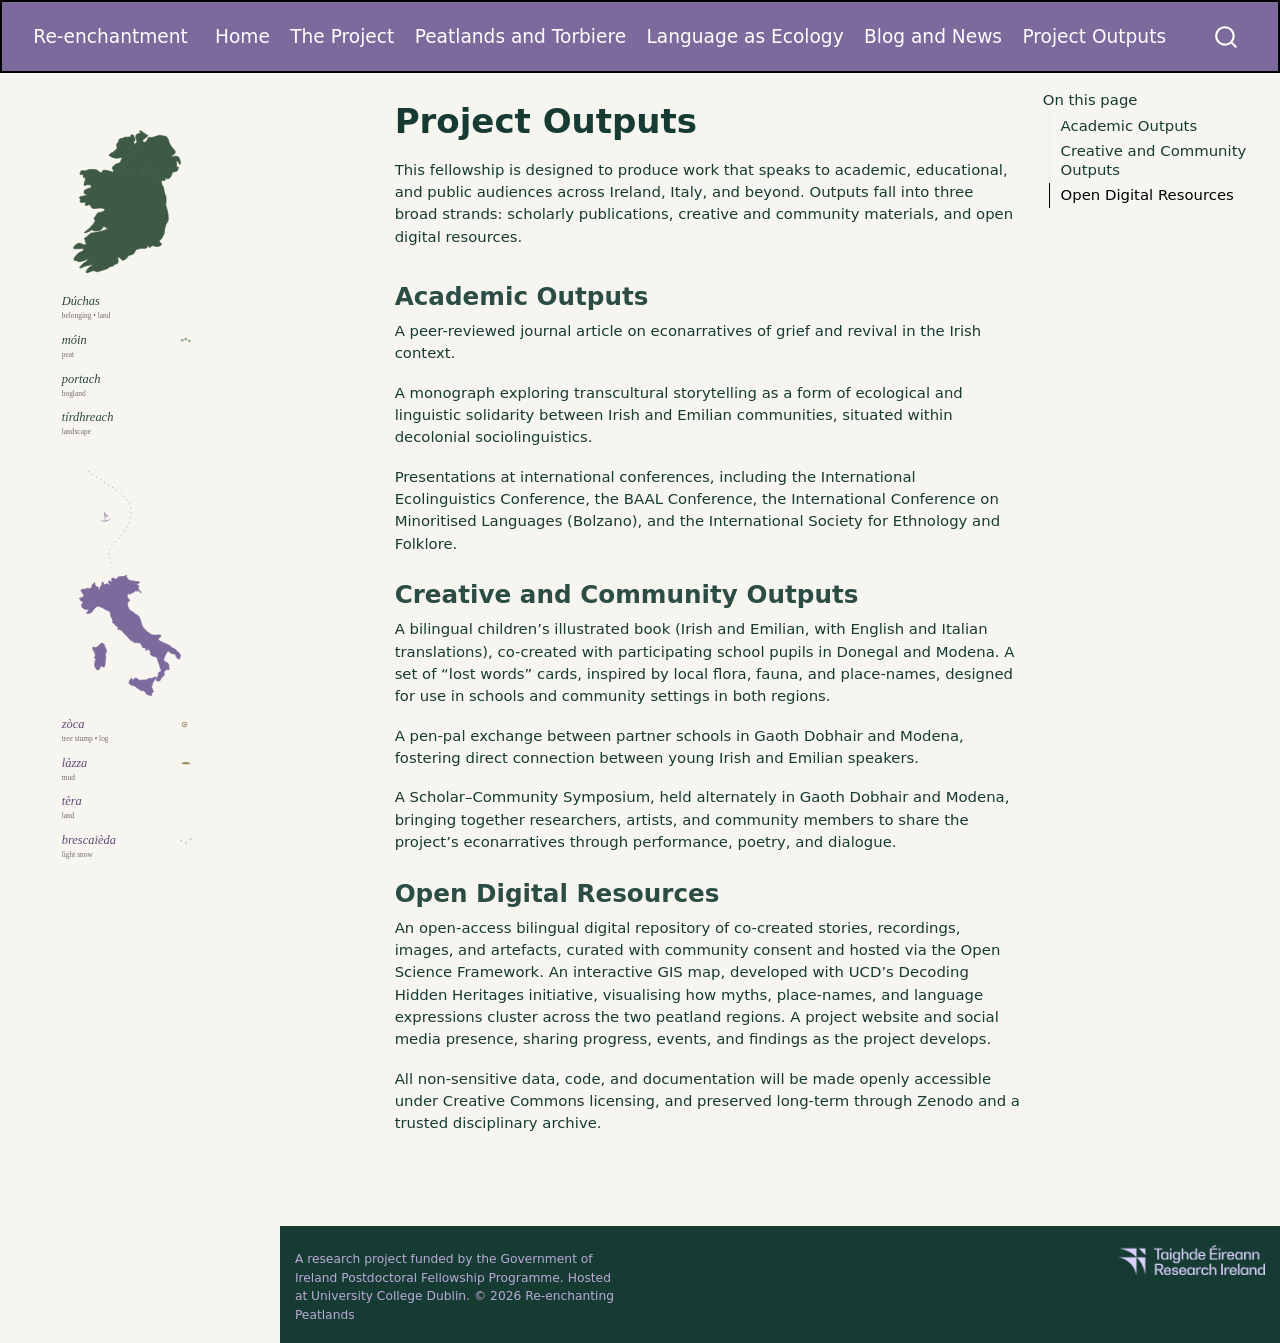
<file: docs/outputs.html>
<!DOCTYPE html>
<html xmlns="http://www.w3.org/1999/xhtml" lang="en" xml:lang="en"><head>

<meta charset="utf-8">
<meta name="generator" content="quarto-1.8.26">

<meta name="viewport" content="width=device-width, initial-scale=1.0, user-scalable=yes">


<title>Project Outputs – Re-enchantment</title>
<style>
code{white-space: pre-wrap;}
span.smallcaps{font-variant: small-caps;}
div.columns{display: flex; gap: min(4vw, 1.5em);}
div.column{flex: auto; overflow-x: auto;}
div.hanging-indent{margin-left: 1.5em; text-indent: -1.5em;}
ul.task-list{list-style: none;}
ul.task-list li input[type="checkbox"] {
  width: 0.8em;
  margin: 0 0.8em 0.2em -1em; /* quarto-specific, see https://github.com/quarto-dev/quarto-cli/issues/4556 */ 
  vertical-align: middle;
}
</style>


<script src="site_libs/quarto-nav/quarto-nav.js"></script>
<script src="site_libs/quarto-nav/headroom.min.js"></script>
<script src="site_libs/clipboard/clipboard.min.js"></script>
<script src="site_libs/quarto-search/autocomplete.umd.js"></script>
<script src="site_libs/quarto-search/fuse.min.js"></script>
<script src="site_libs/quarto-search/quarto-search.js"></script>
<meta name="quarto:offset" content="./">
<script src="site_libs/quarto-html/quarto.js" type="module"></script>
<script src="site_libs/quarto-html/tabsets/tabsets.js" type="module"></script>
<script src="site_libs/quarto-html/axe/axe-check.js" type="module"></script>
<script src="site_libs/quarto-html/popper.min.js"></script>
<script src="site_libs/quarto-html/tippy.umd.min.js"></script>
<script src="site_libs/quarto-html/anchor.min.js"></script>
<link href="site_libs/quarto-html/tippy.css" rel="stylesheet">
<link href="site_libs/quarto-html/quarto-syntax-highlighting-587c61ba64f3a5504c4d52d930310e48.css" rel="stylesheet" id="quarto-text-highlighting-styles">
<script src="site_libs/bootstrap/bootstrap.min.js"></script>
<link href="site_libs/bootstrap/bootstrap-icons.css" rel="stylesheet">
<link href="site_libs/bootstrap/bootstrap-61fd8b2bb3b2a88f0216b59456503f86.min.css" rel="stylesheet" append-hash="true" id="quarto-bootstrap" data-mode="light">
<script id="quarto-search-options" type="application/json">{
  "location": "navbar",
  "copy-button": false,
  "collapse-after": 3,
  "panel-placement": "end",
  "type": "overlay",
  "limit": 50,
  "keyboard-shortcut": [
    "f",
    "/",
    "s"
  ],
  "show-item-context": false,
  "language": {
    "search-no-results-text": "No results",
    "search-matching-documents-text": "matching documents",
    "search-copy-link-title": "Copy link to search",
    "search-hide-matches-text": "Hide additional matches",
    "search-more-match-text": "more match in this document",
    "search-more-matches-text": "more matches in this document",
    "search-clear-button-title": "Clear",
    "search-text-placeholder": "",
    "search-detached-cancel-button-title": "Cancel",
    "search-submit-button-title": "Submit",
    "search-label": "Search"
  }
}</script>


<link rel="stylesheet" href="styles.css">
</head>

<body class="nav-fixed quarto-light">

<div id="quarto-search-results"></div>
  <header id="quarto-header" class="headroom fixed-top">
    <nav class="navbar navbar-expand-lg " data-bs-theme="dark">
      <div class="navbar-container container-fluid">
      <div class="navbar-brand-container mx-auto">
    <a class="navbar-brand" href="./index.html">
    <span class="navbar-title">Re-enchantment</span>
    </a>
  </div>
            <div id="quarto-search" class="" title="Search"></div>
          <button class="navbar-toggler" type="button" data-bs-toggle="collapse" data-bs-target="#navbarCollapse" aria-controls="navbarCollapse" role="menu" aria-expanded="false" aria-label="Toggle navigation" onclick="if (window.quartoToggleHeadroom) { window.quartoToggleHeadroom(); }">
  <span class="navbar-toggler-icon"></span>
</button>
          <div class="collapse navbar-collapse" id="navbarCollapse">
            <ul class="navbar-nav navbar-nav-scroll me-auto">
  <li class="nav-item">
    <a class="nav-link" href="./index.html"> 
<span class="menu-text">Home</span></a>
  </li>  
  <li class="nav-item">
    <a class="nav-link" href="./project.html"> 
<span class="menu-text">The Project</span></a>
  </li>  
  <li class="nav-item">
    <a class="nav-link" href="./peatlands.html"> 
<span class="menu-text">Peatlands and Torbiere</span></a>
  </li>  
  <li class="nav-item">
    <a class="nav-link" href="./languagecology.html"> 
<span class="menu-text">Language as Ecology</span></a>
  </li>  
  <li class="nav-item">
    <a class="nav-link" href="./blog.html"> 
<span class="menu-text">Blog and News</span></a>
  </li>  
  <li class="nav-item">
    <a class="nav-link active" href="./outputs.html" aria-current="page"> 
<span class="menu-text">Project Outputs</span></a>
  </li>  
</ul>
          </div> <!-- /navcollapse -->
            <div class="quarto-navbar-tools">
</div>
      </div> <!-- /container-fluid -->
    </nav>
</header>
<!-- content -->
<div id="quarto-content" class="quarto-container page-columns page-rows-contents page-layout-article page-navbar">
<!-- sidebar -->
<!-- margin-sidebar -->
    <div id="quarto-margin-sidebar" class="sidebar margin-sidebar">
        <nav id="TOC" role="doc-toc" class="toc-active">
    <h2 id="toc-title">On this page</h2>
   
  <ul>
  <li><a href="#academic-outputs" id="toc-academic-outputs" class="nav-link active" data-scroll-target="#academic-outputs">Academic Outputs</a></li>
  <li><a href="#creative-and-community-outputs" id="toc-creative-and-community-outputs" class="nav-link" data-scroll-target="#creative-and-community-outputs">Creative and Community Outputs</a></li>
  <li><a href="#open-digital-resources" id="toc-open-digital-resources" class="nav-link" data-scroll-target="#open-digital-resources">Open Digital Resources</a></li>
  </ul>
</nav>
    </div>
<!-- main -->
<main class="content" id="quarto-document-content">
<div class="wallpaper-left"></div>

<header id="title-block-header" class="quarto-title-block default">
<div class="quarto-title">
<h1 class="title">Project Outputs</h1>
</div>



<div class="quarto-title-meta">

    
  
    
  </div>
  


</header>


<p>This fellowship is designed to produce work that speaks to academic, educational, and public audiences across Ireland, Italy, and beyond. Outputs fall into three broad strands: scholarly publications, creative and community materials, and open digital resources.</p>
<section id="academic-outputs" class="level3">
<h3 class="anchored" data-anchor-id="academic-outputs">Academic Outputs</h3>
<p>A peer-reviewed journal article on econarratives of grief and revival in the Irish context.</p>
<p>A monograph exploring transcultural storytelling as a form of ecological and linguistic solidarity between Irish and Emilian communities, situated within decolonial sociolinguistics.</p>
<p>Presentations at international conferences, including the International Ecolinguistics Conference, the BAAL Conference, the International Conference on Minoritised Languages (Bolzano), and the International Society for Ethnology and Folklore.</p>
</section>
<section id="creative-and-community-outputs" class="level3">
<h3 class="anchored" data-anchor-id="creative-and-community-outputs">Creative and Community Outputs</h3>
<p>A bilingual children’s illustrated book (Irish and Emilian, with English and Italian translations), co-created with participating school pupils in Donegal and Modena. A set of “lost words” cards, inspired by local flora, fauna, and place-names, designed for use in schools and community settings in both regions.</p>
<p>A pen-pal exchange between partner schools in Gaoth Dobhair and Modena, fostering direct connection between young Irish and Emilian speakers.</p>
<p>A Scholar–Community Symposium, held alternately in Gaoth Dobhair and Modena, bringing together researchers, artists, and community members to share the project’s econarratives through performance, poetry, and dialogue.</p>
</section>
<section id="open-digital-resources" class="level3">
<h3 class="anchored" data-anchor-id="open-digital-resources">Open Digital Resources</h3>
<p>An open-access bilingual digital repository of co-created stories, recordings, images, and artefacts, curated with community consent and hosted via the Open Science Framework. An interactive GIS map, developed with UCD’s Decoding Hidden Heritages initiative, visualising how myths, place-names, and language expressions cluster across the two peatland regions. A project website and social media presence, sharing progress, events, and findings as the project develops.</p>
<p>All non-sensitive data, code, and documentation will be made openly accessible under Creative Commons licensing, and preserved long-term through Zenodo and a trusted disciplinary archive.</p>


</section>

</main> <!-- /main -->
<script id="quarto-html-after-body" type="application/javascript">
  window.document.addEventListener("DOMContentLoaded", function (event) {
    const icon = "";
    const anchorJS = new window.AnchorJS();
    anchorJS.options = {
      placement: 'right',
      icon: icon
    };
    anchorJS.add('.anchored');
    const isCodeAnnotation = (el) => {
      for (const clz of el.classList) {
        if (clz.startsWith('code-annotation-')) {                     
          return true;
        }
      }
      return false;
    }
    const onCopySuccess = function(e) {
      // button target
      const button = e.trigger;
      // don't keep focus
      button.blur();
      // flash "checked"
      button.classList.add('code-copy-button-checked');
      var currentTitle = button.getAttribute("title");
      button.setAttribute("title", "Copied!");
      let tooltip;
      if (window.bootstrap) {
        button.setAttribute("data-bs-toggle", "tooltip");
        button.setAttribute("data-bs-placement", "left");
        button.setAttribute("data-bs-title", "Copied!");
        tooltip = new bootstrap.Tooltip(button, 
          { trigger: "manual", 
            customClass: "code-copy-button-tooltip",
            offset: [0, -8]});
        tooltip.show();    
      }
      setTimeout(function() {
        if (tooltip) {
          tooltip.hide();
          button.removeAttribute("data-bs-title");
          button.removeAttribute("data-bs-toggle");
          button.removeAttribute("data-bs-placement");
        }
        button.setAttribute("title", currentTitle);
        button.classList.remove('code-copy-button-checked');
      }, 1000);
      // clear code selection
      e.clearSelection();
    }
    const getTextToCopy = function(trigger) {
      const outerScaffold = trigger.parentElement.cloneNode(true);
      const codeEl = outerScaffold.querySelector('code');
      for (const childEl of codeEl.children) {
        if (isCodeAnnotation(childEl)) {
          childEl.remove();
        }
      }
      return codeEl.innerText;
    }
    const clipboard = new window.ClipboardJS('.code-copy-button:not([data-in-quarto-modal])', {
      text: getTextToCopy
    });
    clipboard.on('success', onCopySuccess);
    if (window.document.getElementById('quarto-embedded-source-code-modal')) {
      const clipboardModal = new window.ClipboardJS('.code-copy-button[data-in-quarto-modal]', {
        text: getTextToCopy,
        container: window.document.getElementById('quarto-embedded-source-code-modal')
      });
      clipboardModal.on('success', onCopySuccess);
    }
      var localhostRegex = new RegExp(/^(?:http|https):\/\/localhost\:?[0-9]*\//);
      var mailtoRegex = new RegExp(/^mailto:/);
        var filterRegex = new RegExp('/' + window.location.host + '/');
      var isInternal = (href) => {
          return filterRegex.test(href) || localhostRegex.test(href) || mailtoRegex.test(href);
      }
      // Inspect non-navigation links and adorn them if external
     var links = window.document.querySelectorAll('a[href]:not(.nav-link):not(.navbar-brand):not(.toc-action):not(.sidebar-link):not(.sidebar-item-toggle):not(.pagination-link):not(.no-external):not([aria-hidden]):not(.dropdown-item):not(.quarto-navigation-tool):not(.about-link)');
      for (var i=0; i<links.length; i++) {
        const link = links[i];
        if (!isInternal(link.href)) {
          // undo the damage that might have been done by quarto-nav.js in the case of
          // links that we want to consider external
          if (link.dataset.originalHref !== undefined) {
            link.href = link.dataset.originalHref;
          }
        }
      }
    function tippyHover(el, contentFn, onTriggerFn, onUntriggerFn) {
      const config = {
        allowHTML: true,
        maxWidth: 500,
        delay: 100,
        arrow: false,
        appendTo: function(el) {
            return el.parentElement;
        },
        interactive: true,
        interactiveBorder: 10,
        theme: 'quarto',
        placement: 'bottom-start',
      };
      if (contentFn) {
        config.content = contentFn;
      }
      if (onTriggerFn) {
        config.onTrigger = onTriggerFn;
      }
      if (onUntriggerFn) {
        config.onUntrigger = onUntriggerFn;
      }
      window.tippy(el, config); 
    }
    const noterefs = window.document.querySelectorAll('a[role="doc-noteref"]');
    for (var i=0; i<noterefs.length; i++) {
      const ref = noterefs[i];
      tippyHover(ref, function() {
        // use id or data attribute instead here
        let href = ref.getAttribute('data-footnote-href') || ref.getAttribute('href');
        try { href = new URL(href).hash; } catch {}
        const id = href.replace(/^#\/?/, "");
        const note = window.document.getElementById(id);
        if (note) {
          return note.innerHTML;
        } else {
          return "";
        }
      });
    }
    const xrefs = window.document.querySelectorAll('a.quarto-xref');
    const processXRef = (id, note) => {
      // Strip column container classes
      const stripColumnClz = (el) => {
        el.classList.remove("page-full", "page-columns");
        if (el.children) {
          for (const child of el.children) {
            stripColumnClz(child);
          }
        }
      }
      stripColumnClz(note)
      if (id === null || id.startsWith('sec-')) {
        // Special case sections, only their first couple elements
        const container = document.createElement("div");
        if (note.children && note.children.length > 2) {
          container.appendChild(note.children[0].cloneNode(true));
          for (let i = 1; i < note.children.length; i++) {
            const child = note.children[i];
            if (child.tagName === "P" && child.innerText === "") {
              continue;
            } else {
              container.appendChild(child.cloneNode(true));
              break;
            }
          }
          if (window.Quarto?.typesetMath) {
            window.Quarto.typesetMath(container);
          }
          return container.innerHTML
        } else {
          if (window.Quarto?.typesetMath) {
            window.Quarto.typesetMath(note);
          }
          return note.innerHTML;
        }
      } else {
        // Remove any anchor links if they are present
        const anchorLink = note.querySelector('a.anchorjs-link');
        if (anchorLink) {
          anchorLink.remove();
        }
        if (window.Quarto?.typesetMath) {
          window.Quarto.typesetMath(note);
        }
        if (note.classList.contains("callout")) {
          return note.outerHTML;
        } else {
          return note.innerHTML;
        }
      }
    }
    for (var i=0; i<xrefs.length; i++) {
      const xref = xrefs[i];
      tippyHover(xref, undefined, function(instance) {
        instance.disable();
        let url = xref.getAttribute('href');
        let hash = undefined; 
        if (url.startsWith('#')) {
          hash = url;
        } else {
          try { hash = new URL(url).hash; } catch {}
        }
        if (hash) {
          const id = hash.replace(/^#\/?/, "");
          const note = window.document.getElementById(id);
          if (note !== null) {
            try {
              const html = processXRef(id, note.cloneNode(true));
              instance.setContent(html);
            } finally {
              instance.enable();
              instance.show();
            }
          } else {
            // See if we can fetch this
            fetch(url.split('#')[0])
            .then(res => res.text())
            .then(html => {
              const parser = new DOMParser();
              const htmlDoc = parser.parseFromString(html, "text/html");
              const note = htmlDoc.getElementById(id);
              if (note !== null) {
                const html = processXRef(id, note);
                instance.setContent(html);
              } 
            }).finally(() => {
              instance.enable();
              instance.show();
            });
          }
        } else {
          // See if we can fetch a full url (with no hash to target)
          // This is a special case and we should probably do some content thinning / targeting
          fetch(url)
          .then(res => res.text())
          .then(html => {
            const parser = new DOMParser();
            const htmlDoc = parser.parseFromString(html, "text/html");
            const note = htmlDoc.querySelector('main.content');
            if (note !== null) {
              // This should only happen for chapter cross references
              // (since there is no id in the URL)
              // remove the first header
              if (note.children.length > 0 && note.children[0].tagName === "HEADER") {
                note.children[0].remove();
              }
              const html = processXRef(null, note);
              instance.setContent(html);
            } 
          }).finally(() => {
            instance.enable();
            instance.show();
          });
        }
      }, function(instance) {
      });
    }
        let selectedAnnoteEl;
        const selectorForAnnotation = ( cell, annotation) => {
          let cellAttr = 'data-code-cell="' + cell + '"';
          let lineAttr = 'data-code-annotation="' +  annotation + '"';
          const selector = 'span[' + cellAttr + '][' + lineAttr + ']';
          return selector;
        }
        const selectCodeLines = (annoteEl) => {
          const doc = window.document;
          const targetCell = annoteEl.getAttribute("data-target-cell");
          const targetAnnotation = annoteEl.getAttribute("data-target-annotation");
          const annoteSpan = window.document.querySelector(selectorForAnnotation(targetCell, targetAnnotation));
          const lines = annoteSpan.getAttribute("data-code-lines").split(",");
          const lineIds = lines.map((line) => {
            return targetCell + "-" + line;
          })
          let top = null;
          let height = null;
          let parent = null;
          if (lineIds.length > 0) {
              //compute the position of the single el (top and bottom and make a div)
              const el = window.document.getElementById(lineIds[0]);
              top = el.offsetTop;
              height = el.offsetHeight;
              parent = el.parentElement.parentElement;
            if (lineIds.length > 1) {
              const lastEl = window.document.getElementById(lineIds[lineIds.length - 1]);
              const bottom = lastEl.offsetTop + lastEl.offsetHeight;
              height = bottom - top;
            }
            if (top !== null && height !== null && parent !== null) {
              // cook up a div (if necessary) and position it 
              let div = window.document.getElementById("code-annotation-line-highlight");
              if (div === null) {
                div = window.document.createElement("div");
                div.setAttribute("id", "code-annotation-line-highlight");
                div.style.position = 'absolute';
                parent.appendChild(div);
              }
              div.style.top = top - 2 + "px";
              div.style.height = height + 4 + "px";
              div.style.left = 0;
              let gutterDiv = window.document.getElementById("code-annotation-line-highlight-gutter");
              if (gutterDiv === null) {
                gutterDiv = window.document.createElement("div");
                gutterDiv.setAttribute("id", "code-annotation-line-highlight-gutter");
                gutterDiv.style.position = 'absolute';
                const codeCell = window.document.getElementById(targetCell);
                const gutter = codeCell.querySelector('.code-annotation-gutter');
                gutter.appendChild(gutterDiv);
              }
              gutterDiv.style.top = top - 2 + "px";
              gutterDiv.style.height = height + 4 + "px";
            }
            selectedAnnoteEl = annoteEl;
          }
        };
        const unselectCodeLines = () => {
          const elementsIds = ["code-annotation-line-highlight", "code-annotation-line-highlight-gutter"];
          elementsIds.forEach((elId) => {
            const div = window.document.getElementById(elId);
            if (div) {
              div.remove();
            }
          });
          selectedAnnoteEl = undefined;
        };
          // Handle positioning of the toggle
      window.addEventListener(
        "resize",
        throttle(() => {
          elRect = undefined;
          if (selectedAnnoteEl) {
            selectCodeLines(selectedAnnoteEl);
          }
        }, 10)
      );
      function throttle(fn, ms) {
      let throttle = false;
      let timer;
        return (...args) => {
          if(!throttle) { // first call gets through
              fn.apply(this, args);
              throttle = true;
          } else { // all the others get throttled
              if(timer) clearTimeout(timer); // cancel #2
              timer = setTimeout(() => {
                fn.apply(this, args);
                timer = throttle = false;
              }, ms);
          }
        };
      }
        // Attach click handler to the DT
        const annoteDls = window.document.querySelectorAll('dt[data-target-cell]');
        for (const annoteDlNode of annoteDls) {
          annoteDlNode.addEventListener('click', (event) => {
            const clickedEl = event.target;
            if (clickedEl !== selectedAnnoteEl) {
              unselectCodeLines();
              const activeEl = window.document.querySelector('dt[data-target-cell].code-annotation-active');
              if (activeEl) {
                activeEl.classList.remove('code-annotation-active');
              }
              selectCodeLines(clickedEl);
              clickedEl.classList.add('code-annotation-active');
            } else {
              // Unselect the line
              unselectCodeLines();
              clickedEl.classList.remove('code-annotation-active');
            }
          });
        }
    const findCites = (el) => {
      const parentEl = el.parentElement;
      if (parentEl) {
        const cites = parentEl.dataset.cites;
        if (cites) {
          return {
            el,
            cites: cites.split(' ')
          };
        } else {
          return findCites(el.parentElement)
        }
      } else {
        return undefined;
      }
    };
    var bibliorefs = window.document.querySelectorAll('a[role="doc-biblioref"]');
    for (var i=0; i<bibliorefs.length; i++) {
      const ref = bibliorefs[i];
      const citeInfo = findCites(ref);
      if (citeInfo) {
        tippyHover(citeInfo.el, function() {
          var popup = window.document.createElement('div');
          citeInfo.cites.forEach(function(cite) {
            var citeDiv = window.document.createElement('div');
            citeDiv.classList.add('hanging-indent');
            citeDiv.classList.add('csl-entry');
            var biblioDiv = window.document.getElementById('ref-' + cite);
            if (biblioDiv) {
              citeDiv.innerHTML = biblioDiv.innerHTML;
            }
            popup.appendChild(citeDiv);
          });
          return popup.innerHTML;
        });
      }
    }
  });
  </script>
</div> <!-- /content -->
<footer class="footer">
  <div class="nav-footer">
    <div class="nav-footer-left">
      <ul class="footer-items list-unstyled">
    <li class="nav-item">
 A research project funded by the Government of Ireland Postdoctoral Fellowship Programme. Hosted at University College Dublin. © 2026 Re-enchanting Peatlands
  </li>  
</ul>
    </div>   
    <div class="nav-footer-center">
      &nbsp;
    </div>
    <div class="nav-footer-right">
      <ul class="footer-items list-unstyled">
    <li class="nav-item">
 <img src="./files/RILogo.png" alt="Research Ireland" height="30">
  </li>  
</ul>
    </div>
  </div>
</footer>




</body></html>
</file>
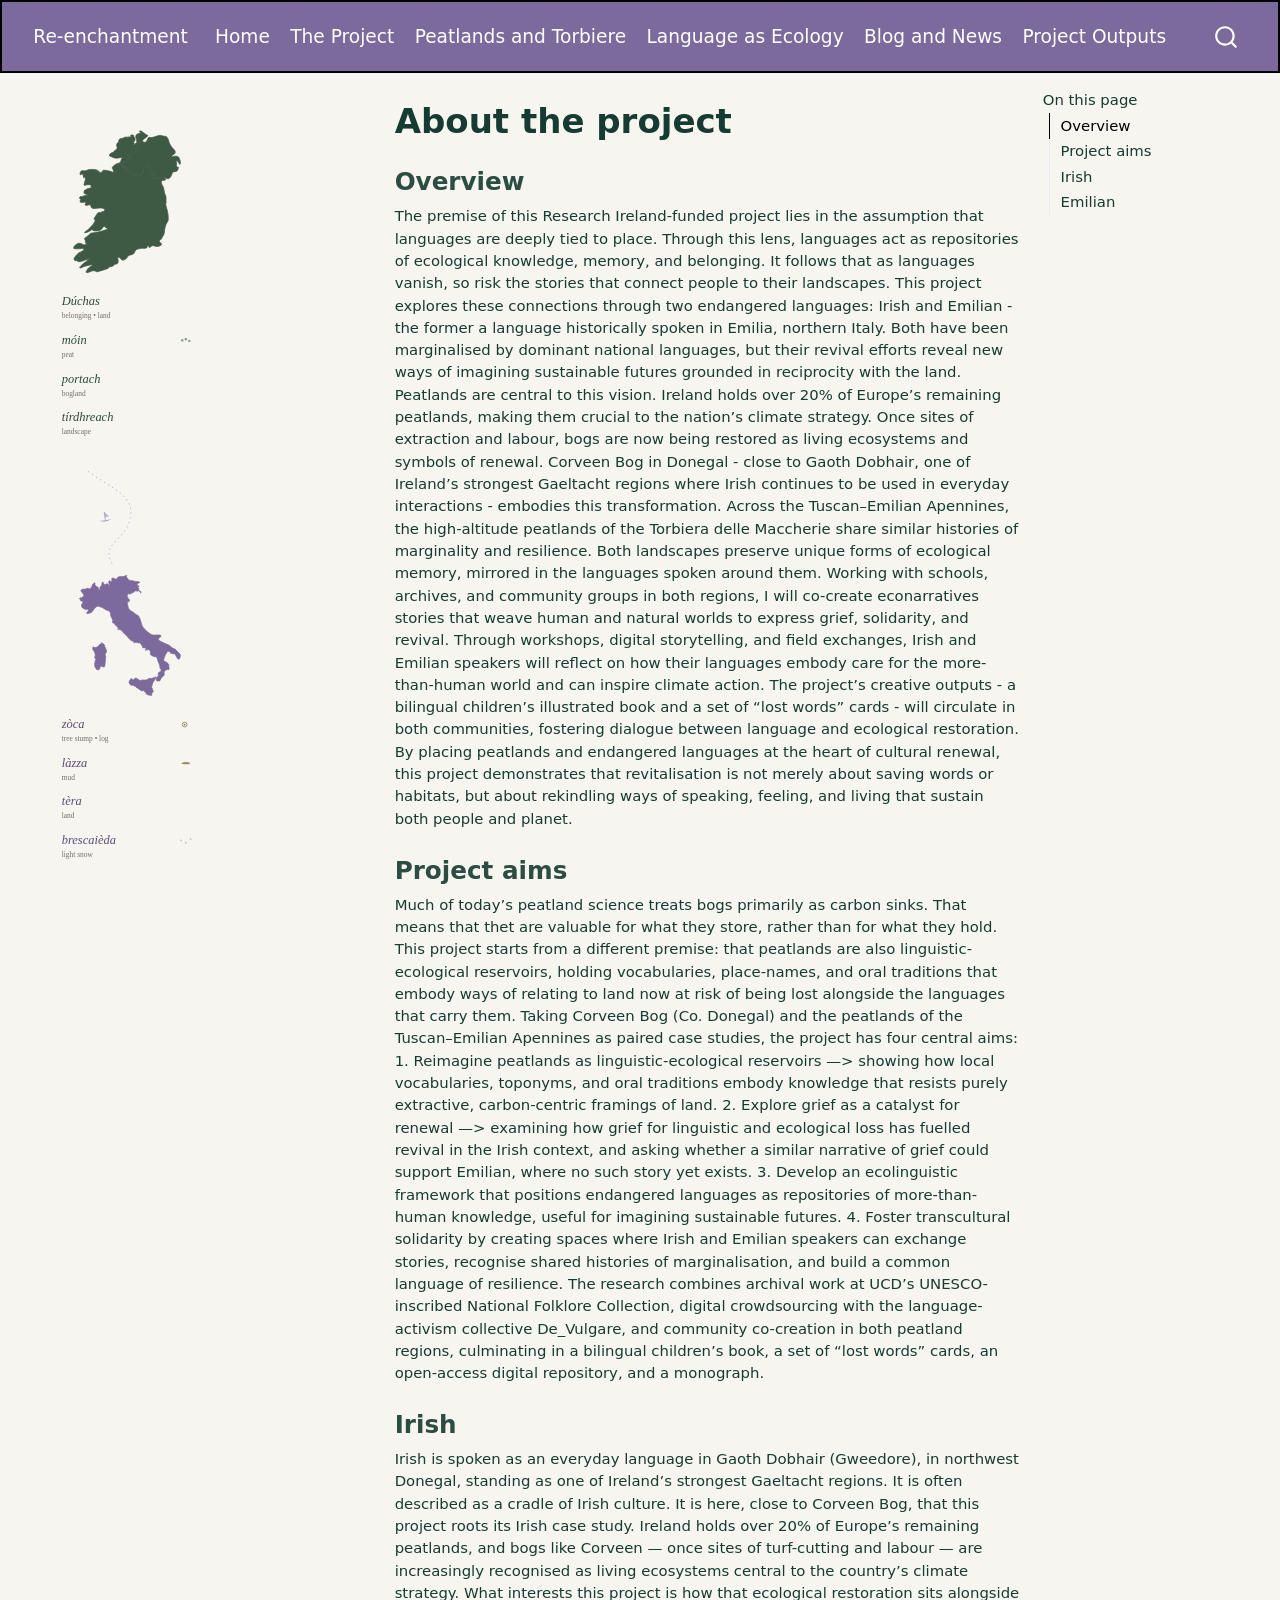
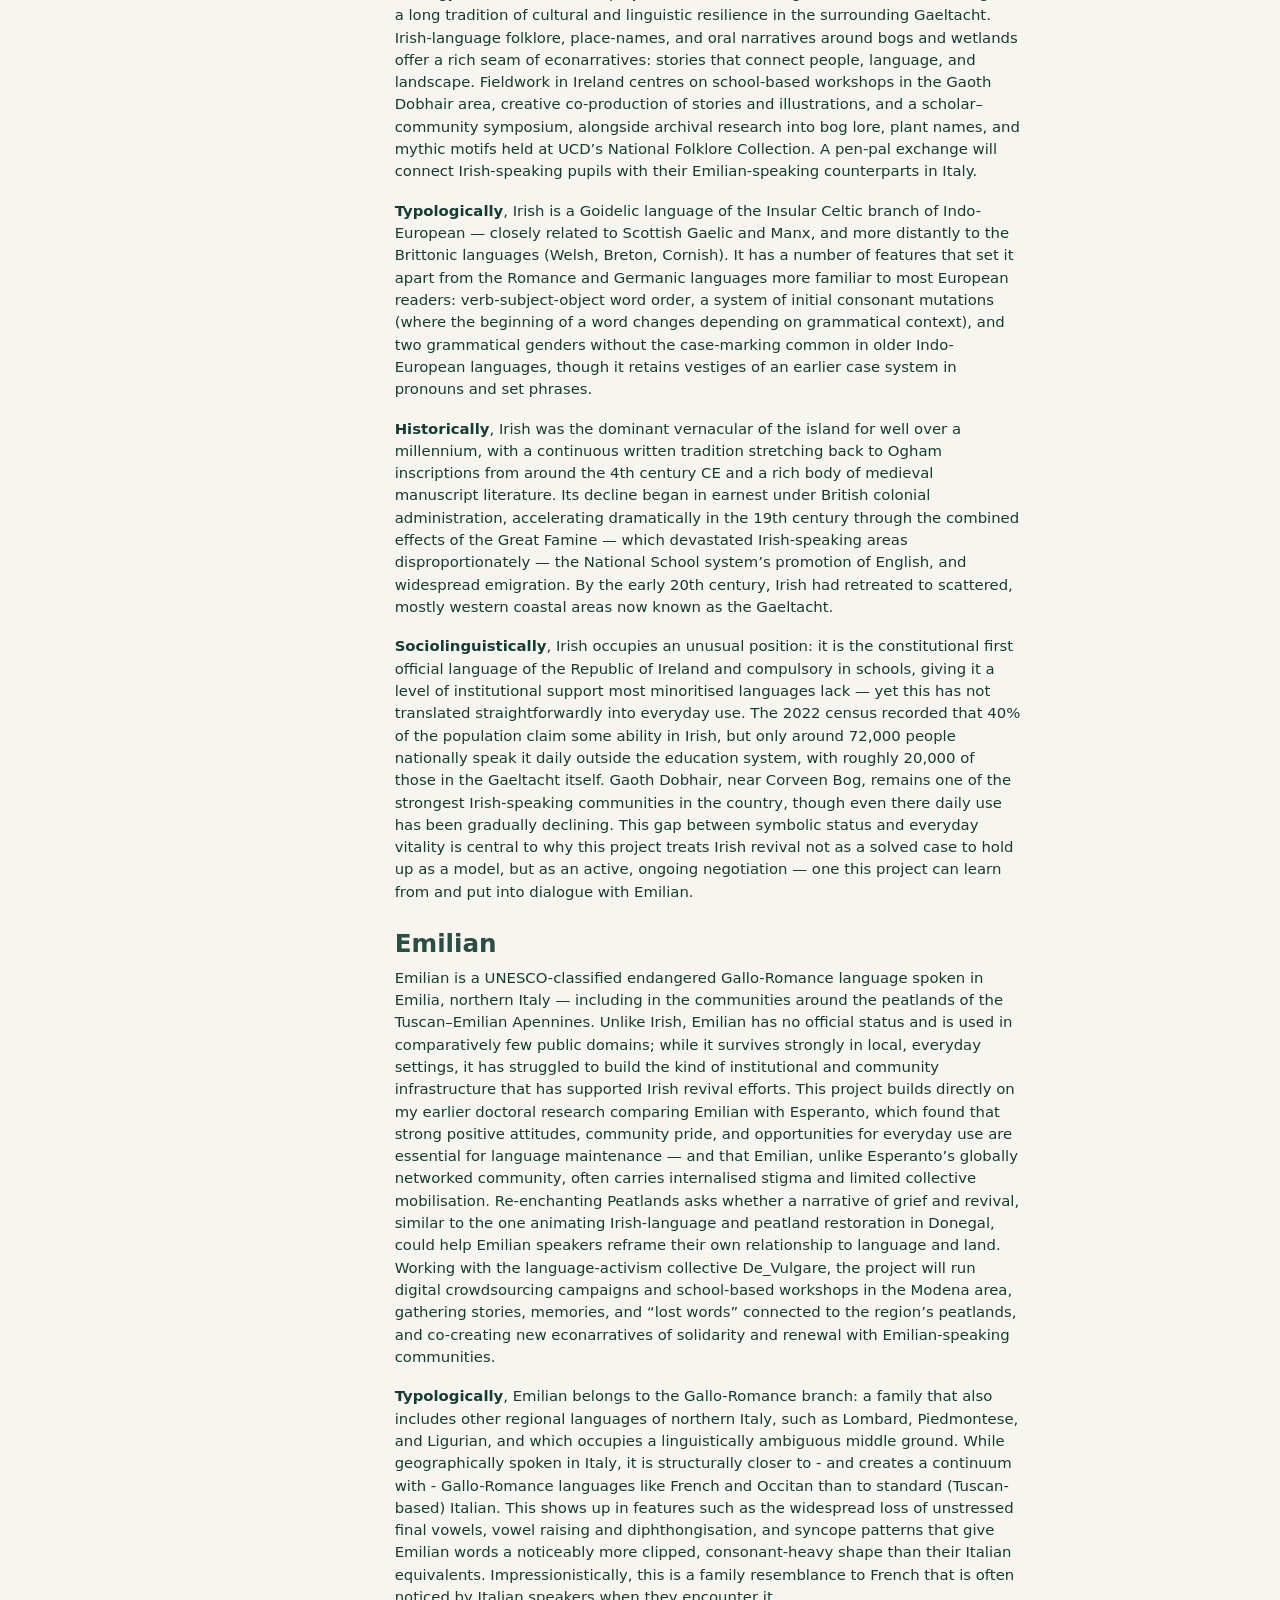
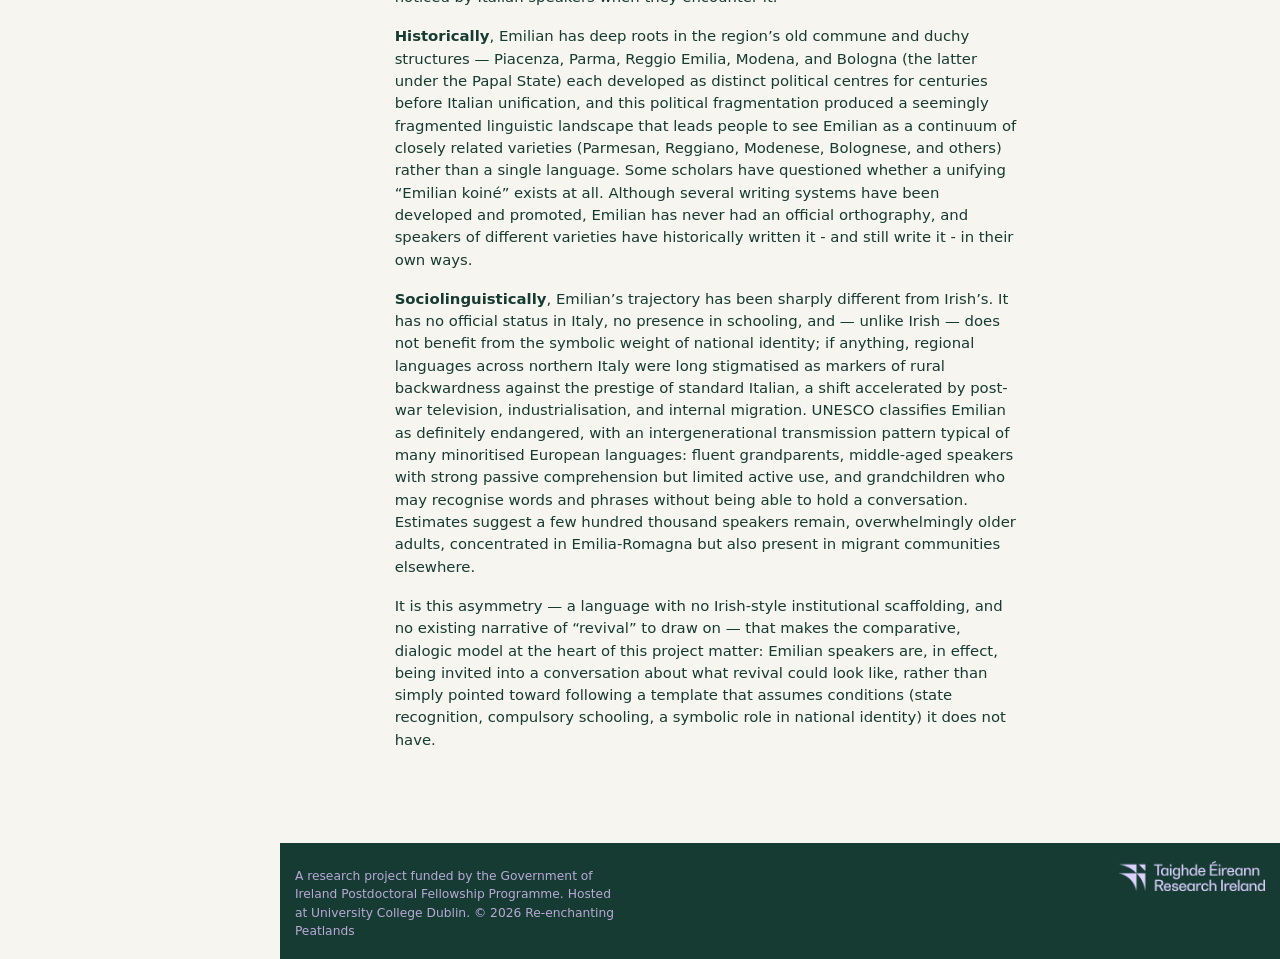
<file: docs/project.html>
<!DOCTYPE html>
<html xmlns="http://www.w3.org/1999/xhtml" lang="en" xml:lang="en"><head>

<meta charset="utf-8">
<meta name="generator" content="quarto-1.8.26">

<meta name="viewport" content="width=device-width, initial-scale=1.0, user-scalable=yes">


<title>About the project – Re-enchantment</title>
<style>
code{white-space: pre-wrap;}
span.smallcaps{font-variant: small-caps;}
div.columns{display: flex; gap: min(4vw, 1.5em);}
div.column{flex: auto; overflow-x: auto;}
div.hanging-indent{margin-left: 1.5em; text-indent: -1.5em;}
ul.task-list{list-style: none;}
ul.task-list li input[type="checkbox"] {
  width: 0.8em;
  margin: 0 0.8em 0.2em -1em; /* quarto-specific, see https://github.com/quarto-dev/quarto-cli/issues/4556 */ 
  vertical-align: middle;
}
</style>


<script src="site_libs/quarto-nav/quarto-nav.js"></script>
<script src="site_libs/quarto-nav/headroom.min.js"></script>
<script src="site_libs/clipboard/clipboard.min.js"></script>
<script src="site_libs/quarto-search/autocomplete.umd.js"></script>
<script src="site_libs/quarto-search/fuse.min.js"></script>
<script src="site_libs/quarto-search/quarto-search.js"></script>
<meta name="quarto:offset" content="./">
<script src="site_libs/quarto-html/quarto.js" type="module"></script>
<script src="site_libs/quarto-html/tabsets/tabsets.js" type="module"></script>
<script src="site_libs/quarto-html/axe/axe-check.js" type="module"></script>
<script src="site_libs/quarto-html/popper.min.js"></script>
<script src="site_libs/quarto-html/tippy.umd.min.js"></script>
<script src="site_libs/quarto-html/anchor.min.js"></script>
<link href="site_libs/quarto-html/tippy.css" rel="stylesheet">
<link href="site_libs/quarto-html/quarto-syntax-highlighting-587c61ba64f3a5504c4d52d930310e48.css" rel="stylesheet" id="quarto-text-highlighting-styles">
<script src="site_libs/bootstrap/bootstrap.min.js"></script>
<link href="site_libs/bootstrap/bootstrap-icons.css" rel="stylesheet">
<link href="site_libs/bootstrap/bootstrap-61fd8b2bb3b2a88f0216b59456503f86.min.css" rel="stylesheet" append-hash="true" id="quarto-bootstrap" data-mode="light">
<script id="quarto-search-options" type="application/json">{
  "location": "navbar",
  "copy-button": false,
  "collapse-after": 3,
  "panel-placement": "end",
  "type": "overlay",
  "limit": 50,
  "keyboard-shortcut": [
    "f",
    "/",
    "s"
  ],
  "show-item-context": false,
  "language": {
    "search-no-results-text": "No results",
    "search-matching-documents-text": "matching documents",
    "search-copy-link-title": "Copy link to search",
    "search-hide-matches-text": "Hide additional matches",
    "search-more-match-text": "more match in this document",
    "search-more-matches-text": "more matches in this document",
    "search-clear-button-title": "Clear",
    "search-text-placeholder": "",
    "search-detached-cancel-button-title": "Cancel",
    "search-submit-button-title": "Submit",
    "search-label": "Search"
  }
}</script>


<link rel="stylesheet" href="styles.css">
</head>

<body class="nav-fixed quarto-light">

<div id="quarto-search-results"></div>
  <header id="quarto-header" class="headroom fixed-top">
    <nav class="navbar navbar-expand-lg " data-bs-theme="dark">
      <div class="navbar-container container-fluid">
      <div class="navbar-brand-container mx-auto">
    <a class="navbar-brand" href="./index.html">
    <span class="navbar-title">Re-enchantment</span>
    </a>
  </div>
            <div id="quarto-search" class="" title="Search"></div>
          <button class="navbar-toggler" type="button" data-bs-toggle="collapse" data-bs-target="#navbarCollapse" aria-controls="navbarCollapse" role="menu" aria-expanded="false" aria-label="Toggle navigation" onclick="if (window.quartoToggleHeadroom) { window.quartoToggleHeadroom(); }">
  <span class="navbar-toggler-icon"></span>
</button>
          <div class="collapse navbar-collapse" id="navbarCollapse">
            <ul class="navbar-nav navbar-nav-scroll me-auto">
  <li class="nav-item">
    <a class="nav-link" href="./index.html"> 
<span class="menu-text">Home</span></a>
  </li>  
  <li class="nav-item">
    <a class="nav-link active" href="./project.html" aria-current="page"> 
<span class="menu-text">The Project</span></a>
  </li>  
  <li class="nav-item">
    <a class="nav-link" href="./peatlands.html"> 
<span class="menu-text">Peatlands and Torbiere</span></a>
  </li>  
  <li class="nav-item">
    <a class="nav-link" href="./languagecology.html"> 
<span class="menu-text">Language as Ecology</span></a>
  </li>  
  <li class="nav-item">
    <a class="nav-link" href="./blog.html"> 
<span class="menu-text">Blog and News</span></a>
  </li>  
  <li class="nav-item">
    <a class="nav-link" href="./outputs.html"> 
<span class="menu-text">Project Outputs</span></a>
  </li>  
</ul>
          </div> <!-- /navcollapse -->
            <div class="quarto-navbar-tools">
</div>
      </div> <!-- /container-fluid -->
    </nav>
</header>
<!-- content -->
<div id="quarto-content" class="quarto-container page-columns page-rows-contents page-layout-article page-navbar">
<!-- sidebar -->
<!-- margin-sidebar -->
    <div id="quarto-margin-sidebar" class="sidebar margin-sidebar">
        <nav id="TOC" role="doc-toc" class="toc-active">
    <h2 id="toc-title">On this page</h2>
   
  <ul>
  <li><a href="#overview" id="toc-overview" class="nav-link active" data-scroll-target="#overview">Overview</a></li>
  <li><a href="#project-aims" id="toc-project-aims" class="nav-link" data-scroll-target="#project-aims">Project aims</a></li>
  <li><a href="#irish" id="toc-irish" class="nav-link" data-scroll-target="#irish">Irish</a></li>
  <li><a href="#emilian" id="toc-emilian" class="nav-link" data-scroll-target="#emilian">Emilian</a></li>
  </ul>
</nav>
    </div>
<!-- main -->
<main class="content" id="quarto-document-content">
<div class="wallpaper-left"></div>

<header id="title-block-header" class="quarto-title-block default">
<div class="quarto-title">
<h1 class="title">About the project</h1>
</div>



<div class="quarto-title-meta">

    
  
    
  </div>
  


</header>


<section id="overview" class="level3">
<h3 class="anchored" data-anchor-id="overview">Overview</h3>
<p>The premise of this Research Ireland-funded project lies in the assumption that languages are deeply tied to place. Through this lens, languages act as repositories of ecological knowledge, memory, and belonging. It follows that as languages vanish, so risk the stories that connect people to their landscapes. This project explores these connections through two endangered languages: Irish and Emilian - the former a language historically spoken in Emilia, northern Italy. Both have been marginalised by dominant national languages, but their revival efforts reveal new ways of imagining sustainable futures grounded in reciprocity with the land. Peatlands are central to this vision. Ireland holds over 20% of Europe’s remaining peatlands, making them crucial to the nation’s climate strategy. Once sites of extraction and labour, bogs are now being restored as living ecosystems and symbols of renewal. Corveen Bog in Donegal - close to Gaoth Dobhair, one of Ireland’s strongest Gaeltacht regions where Irish continues to be used in everyday interactions - embodies this transformation. Across the Tuscan–Emilian Apennines, the high-altitude peatlands of the Torbiera delle Maccherie share similar histories of marginality and resilience. Both landscapes preserve unique forms of ecological memory, mirrored in the languages spoken around them. Working with schools, archives, and community groups in both regions, I will co-create econarratives stories that weave human and natural worlds to express grief, solidarity, and revival. Through workshops, digital storytelling, and field exchanges, Irish and Emilian speakers will reflect on how their languages embody care for the more-than-human world and can inspire climate action. The project’s creative outputs - a bilingual children’s illustrated book and a set of “lost words” cards - will circulate in both communities, fostering dialogue between language and ecological restoration. By placing peatlands and endangered languages at the heart of cultural renewal, this project demonstrates that revitalisation is not merely about saving words or habitats, but about rekindling ways of speaking, feeling, and living that sustain both people and planet.</p>
</section>
<section id="project-aims" class="level3">
<h3 class="anchored" data-anchor-id="project-aims">Project aims</h3>
<p>Much of today’s peatland science treats bogs primarily as carbon sinks. That means that thet are valuable for what they store, rather than for what they hold. This project starts from a different premise: that peatlands are also linguistic-ecological reservoirs, holding vocabularies, place-names, and oral traditions that embody ways of relating to land now at risk of being lost alongside the languages that carry them. Taking Corveen Bog (Co.&nbsp;Donegal) and the peatlands of the Tuscan–Emilian Apennines as paired case studies, the project has four central aims: 1. Reimagine peatlands as linguistic-ecological reservoirs —&gt; showing how local vocabularies, toponyms, and oral traditions embody knowledge that resists purely extractive, carbon-centric framings of land. 2. Explore grief as a catalyst for renewal —&gt; examining how grief for linguistic and ecological loss has fuelled revival in the Irish context, and asking whether a similar narrative of grief could support Emilian, where no such story yet exists. 3. Develop an ecolinguistic framework that positions endangered languages as repositories of more-than-human knowledge, useful for imagining sustainable futures. 4. Foster transcultural solidarity by creating spaces where Irish and Emilian speakers can exchange stories, recognise shared histories of marginalisation, and build a common language of resilience. The research combines archival work at UCD’s UNESCO-inscribed National Folklore Collection, digital crowdsourcing with the language-activism collective De_Vulgare, and community co-creation in both peatland regions, culminating in a bilingual children’s book, a set of “lost words” cards, an open-access digital repository, and a monograph.</p>
</section>
<section id="irish" class="level3">
<h3 class="anchored" data-anchor-id="irish">Irish</h3>
<p>Irish is spoken as an everyday language in Gaoth Dobhair (Gweedore), in northwest Donegal, standing as one of Ireland’s strongest Gaeltacht regions. It is often described as a cradle of Irish culture. It is here, close to Corveen Bog, that this project roots its Irish case study. Ireland holds over 20% of Europe’s remaining peatlands, and bogs like Corveen — once sites of turf-cutting and labour — are increasingly recognised as living ecosystems central to the country’s climate strategy. What interests this project is how that ecological restoration sits alongside a long tradition of cultural and linguistic resilience in the surrounding Gaeltacht. Irish-language folklore, place-names, and oral narratives around bogs and wetlands offer a rich seam of econarratives: stories that connect people, language, and landscape. Fieldwork in Ireland centres on school-based workshops in the Gaoth Dobhair area, creative co-production of stories and illustrations, and a scholar–community symposium, alongside archival research into bog lore, plant names, and mythic motifs held at UCD’s National Folklore Collection. A pen-pal exchange will connect Irish-speaking pupils with their Emilian-speaking counterparts in Italy.</p>
<p><strong>Typologically</strong>, Irish is a Goidelic language of the Insular Celtic branch of Indo-European — closely related to Scottish Gaelic and Manx, and more distantly to the Brittonic languages (Welsh, Breton, Cornish). It has a number of features that set it apart from the Romance and Germanic languages more familiar to most European readers: verb-subject-object word order, a system of initial consonant mutations (where the beginning of a word changes depending on grammatical context), and two grammatical genders without the case-marking common in older Indo-European languages, though it retains vestiges of an earlier case system in pronouns and set phrases.</p>
<p><strong>Historically</strong>, Irish was the dominant vernacular of the island for well over a millennium, with a continuous written tradition stretching back to Ogham inscriptions from around the 4th century CE and a rich body of medieval manuscript literature. Its decline began in earnest under British colonial administration, accelerating dramatically in the 19th century through the combined effects of the Great Famine — which devastated Irish-speaking areas disproportionately — the National School system’s promotion of English, and widespread emigration. By the early 20th century, Irish had retreated to scattered, mostly western coastal areas now known as the Gaeltacht.</p>
<p><strong>Sociolinguistically</strong>, Irish occupies an unusual position: it is the constitutional first official language of the Republic of Ireland and compulsory in schools, giving it a level of institutional support most minoritised languages lack — yet this has not translated straightforwardly into everyday use. The 2022 census recorded that 40% of the population claim some ability in Irish, but only around 72,000 people nationally speak it daily outside the education system, with roughly 20,000 of those in the Gaeltacht itself. Gaoth Dobhair, near Corveen Bog, remains one of the strongest Irish-speaking communities in the country, though even there daily use has been gradually declining. This gap between symbolic status and everyday vitality is central to why this project treats Irish revival not as a solved case to hold up as a model, but as an active, ongoing negotiation — one this project can learn from and put into dialogue with Emilian.</p>
</section>
<section id="emilian" class="level3">
<h3 class="anchored" data-anchor-id="emilian">Emilian</h3>
<p>Emilian is a UNESCO-classified endangered Gallo-Romance language spoken in Emilia, northern Italy — including in the communities around the peatlands of the Tuscan–Emilian Apennines. Unlike Irish, Emilian has no official status and is used in comparatively few public domains; while it survives strongly in local, everyday settings, it has struggled to build the kind of institutional and community infrastructure that has supported Irish revival efforts. This project builds directly on my earlier doctoral research comparing Emilian with Esperanto, which found that strong positive attitudes, community pride, and opportunities for everyday use are essential for language maintenance — and that Emilian, unlike Esperanto’s globally networked community, often carries internalised stigma and limited collective mobilisation. Re-enchanting Peatlands asks whether a narrative of grief and revival, similar to the one animating Irish-language and peatland restoration in Donegal, could help Emilian speakers reframe their own relationship to language and land. Working with the language-activism collective De_Vulgare, the project will run digital crowdsourcing campaigns and school-based workshops in the Modena area, gathering stories, memories, and “lost words” connected to the region’s peatlands, and co-creating new econarratives of solidarity and renewal with Emilian-speaking communities.</p>
<p><strong>Typologically</strong>, Emilian belongs to the Gallo-Romance branch: a family that also includes other regional languages of northern Italy, such as Lombard, Piedmontese, and Ligurian, and which occupies a linguistically ambiguous middle ground. While geographically spoken in Italy, it is structurally closer to - and creates a continuum with - Gallo-Romance languages like French and Occitan than to standard (Tuscan-based) Italian. This shows up in features such as the widespread loss of unstressed final vowels, vowel raising and diphthongisation, and syncope patterns that give Emilian words a noticeably more clipped, consonant-heavy shape than their Italian equivalents. Impressionistically, this is a family resemblance to French that is often noticed by Italian speakers when they encounter it.</p>
<p><strong>Historically</strong>, Emilian has deep roots in the region’s old commune and duchy structures — Piacenza, Parma, Reggio Emilia, Modena, and Bologna (the latter under the Papal State) each developed as distinct political centres for centuries before Italian unification, and this political fragmentation produced a seemingly fragmented linguistic landscape that leads people to see Emilian as a continuum of closely related varieties (Parmesan, Reggiano, Modenese, Bolognese, and others) rather than a single language. Some scholars have questioned whether a unifying “Emilian koiné” exists at all. Although several writing systems have been developed and promoted, Emilian has never had an official orthography, and speakers of different varieties have historically written it - and still write it - in their own ways.</p>
<p><strong>Sociolinguistically</strong>, Emilian’s trajectory has been sharply different from Irish’s. It has no official status in Italy, no presence in schooling, and — unlike Irish — does not benefit from the symbolic weight of national identity; if anything, regional languages across northern Italy were long stigmatised as markers of rural backwardness against the prestige of standard Italian, a shift accelerated by post-war television, industrialisation, and internal migration. UNESCO classifies Emilian as definitely endangered, with an intergenerational transmission pattern typical of many minoritised European languages: fluent grandparents, middle-aged speakers with strong passive comprehension but limited active use, and grandchildren who may recognise words and phrases without being able to hold a conversation. Estimates suggest a few hundred thousand speakers remain, overwhelmingly older adults, concentrated in Emilia-Romagna but also present in migrant communities elsewhere.</p>
<p>It is this asymmetry — a language with no Irish-style institutional scaffolding, and no existing narrative of “revival” to draw on — that makes the comparative, dialogic model at the heart of this project matter: Emilian speakers are, in effect, being invited into a conversation about what revival could look like, rather than simply pointed toward following a template that assumes conditions (state recognition, compulsory schooling, a symbolic role in national identity) it does not have.</p>


</section>

</main> <!-- /main -->
<script id="quarto-html-after-body" type="application/javascript">
  window.document.addEventListener("DOMContentLoaded", function (event) {
    const icon = "";
    const anchorJS = new window.AnchorJS();
    anchorJS.options = {
      placement: 'right',
      icon: icon
    };
    anchorJS.add('.anchored');
    const isCodeAnnotation = (el) => {
      for (const clz of el.classList) {
        if (clz.startsWith('code-annotation-')) {                     
          return true;
        }
      }
      return false;
    }
    const onCopySuccess = function(e) {
      // button target
      const button = e.trigger;
      // don't keep focus
      button.blur();
      // flash "checked"
      button.classList.add('code-copy-button-checked');
      var currentTitle = button.getAttribute("title");
      button.setAttribute("title", "Copied!");
      let tooltip;
      if (window.bootstrap) {
        button.setAttribute("data-bs-toggle", "tooltip");
        button.setAttribute("data-bs-placement", "left");
        button.setAttribute("data-bs-title", "Copied!");
        tooltip = new bootstrap.Tooltip(button, 
          { trigger: "manual", 
            customClass: "code-copy-button-tooltip",
            offset: [0, -8]});
        tooltip.show();    
      }
      setTimeout(function() {
        if (tooltip) {
          tooltip.hide();
          button.removeAttribute("data-bs-title");
          button.removeAttribute("data-bs-toggle");
          button.removeAttribute("data-bs-placement");
        }
        button.setAttribute("title", currentTitle);
        button.classList.remove('code-copy-button-checked');
      }, 1000);
      // clear code selection
      e.clearSelection();
    }
    const getTextToCopy = function(trigger) {
      const outerScaffold = trigger.parentElement.cloneNode(true);
      const codeEl = outerScaffold.querySelector('code');
      for (const childEl of codeEl.children) {
        if (isCodeAnnotation(childEl)) {
          childEl.remove();
        }
      }
      return codeEl.innerText;
    }
    const clipboard = new window.ClipboardJS('.code-copy-button:not([data-in-quarto-modal])', {
      text: getTextToCopy
    });
    clipboard.on('success', onCopySuccess);
    if (window.document.getElementById('quarto-embedded-source-code-modal')) {
      const clipboardModal = new window.ClipboardJS('.code-copy-button[data-in-quarto-modal]', {
        text: getTextToCopy,
        container: window.document.getElementById('quarto-embedded-source-code-modal')
      });
      clipboardModal.on('success', onCopySuccess);
    }
      var localhostRegex = new RegExp(/^(?:http|https):\/\/localhost\:?[0-9]*\//);
      var mailtoRegex = new RegExp(/^mailto:/);
        var filterRegex = new RegExp('/' + window.location.host + '/');
      var isInternal = (href) => {
          return filterRegex.test(href) || localhostRegex.test(href) || mailtoRegex.test(href);
      }
      // Inspect non-navigation links and adorn them if external
     var links = window.document.querySelectorAll('a[href]:not(.nav-link):not(.navbar-brand):not(.toc-action):not(.sidebar-link):not(.sidebar-item-toggle):not(.pagination-link):not(.no-external):not([aria-hidden]):not(.dropdown-item):not(.quarto-navigation-tool):not(.about-link)');
      for (var i=0; i<links.length; i++) {
        const link = links[i];
        if (!isInternal(link.href)) {
          // undo the damage that might have been done by quarto-nav.js in the case of
          // links that we want to consider external
          if (link.dataset.originalHref !== undefined) {
            link.href = link.dataset.originalHref;
          }
        }
      }
    function tippyHover(el, contentFn, onTriggerFn, onUntriggerFn) {
      const config = {
        allowHTML: true,
        maxWidth: 500,
        delay: 100,
        arrow: false,
        appendTo: function(el) {
            return el.parentElement;
        },
        interactive: true,
        interactiveBorder: 10,
        theme: 'quarto',
        placement: 'bottom-start',
      };
      if (contentFn) {
        config.content = contentFn;
      }
      if (onTriggerFn) {
        config.onTrigger = onTriggerFn;
      }
      if (onUntriggerFn) {
        config.onUntrigger = onUntriggerFn;
      }
      window.tippy(el, config); 
    }
    const noterefs = window.document.querySelectorAll('a[role="doc-noteref"]');
    for (var i=0; i<noterefs.length; i++) {
      const ref = noterefs[i];
      tippyHover(ref, function() {
        // use id or data attribute instead here
        let href = ref.getAttribute('data-footnote-href') || ref.getAttribute('href');
        try { href = new URL(href).hash; } catch {}
        const id = href.replace(/^#\/?/, "");
        const note = window.document.getElementById(id);
        if (note) {
          return note.innerHTML;
        } else {
          return "";
        }
      });
    }
    const xrefs = window.document.querySelectorAll('a.quarto-xref');
    const processXRef = (id, note) => {
      // Strip column container classes
      const stripColumnClz = (el) => {
        el.classList.remove("page-full", "page-columns");
        if (el.children) {
          for (const child of el.children) {
            stripColumnClz(child);
          }
        }
      }
      stripColumnClz(note)
      if (id === null || id.startsWith('sec-')) {
        // Special case sections, only their first couple elements
        const container = document.createElement("div");
        if (note.children && note.children.length > 2) {
          container.appendChild(note.children[0].cloneNode(true));
          for (let i = 1; i < note.children.length; i++) {
            const child = note.children[i];
            if (child.tagName === "P" && child.innerText === "") {
              continue;
            } else {
              container.appendChild(child.cloneNode(true));
              break;
            }
          }
          if (window.Quarto?.typesetMath) {
            window.Quarto.typesetMath(container);
          }
          return container.innerHTML
        } else {
          if (window.Quarto?.typesetMath) {
            window.Quarto.typesetMath(note);
          }
          return note.innerHTML;
        }
      } else {
        // Remove any anchor links if they are present
        const anchorLink = note.querySelector('a.anchorjs-link');
        if (anchorLink) {
          anchorLink.remove();
        }
        if (window.Quarto?.typesetMath) {
          window.Quarto.typesetMath(note);
        }
        if (note.classList.contains("callout")) {
          return note.outerHTML;
        } else {
          return note.innerHTML;
        }
      }
    }
    for (var i=0; i<xrefs.length; i++) {
      const xref = xrefs[i];
      tippyHover(xref, undefined, function(instance) {
        instance.disable();
        let url = xref.getAttribute('href');
        let hash = undefined; 
        if (url.startsWith('#')) {
          hash = url;
        } else {
          try { hash = new URL(url).hash; } catch {}
        }
        if (hash) {
          const id = hash.replace(/^#\/?/, "");
          const note = window.document.getElementById(id);
          if (note !== null) {
            try {
              const html = processXRef(id, note.cloneNode(true));
              instance.setContent(html);
            } finally {
              instance.enable();
              instance.show();
            }
          } else {
            // See if we can fetch this
            fetch(url.split('#')[0])
            .then(res => res.text())
            .then(html => {
              const parser = new DOMParser();
              const htmlDoc = parser.parseFromString(html, "text/html");
              const note = htmlDoc.getElementById(id);
              if (note !== null) {
                const html = processXRef(id, note);
                instance.setContent(html);
              } 
            }).finally(() => {
              instance.enable();
              instance.show();
            });
          }
        } else {
          // See if we can fetch a full url (with no hash to target)
          // This is a special case and we should probably do some content thinning / targeting
          fetch(url)
          .then(res => res.text())
          .then(html => {
            const parser = new DOMParser();
            const htmlDoc = parser.parseFromString(html, "text/html");
            const note = htmlDoc.querySelector('main.content');
            if (note !== null) {
              // This should only happen for chapter cross references
              // (since there is no id in the URL)
              // remove the first header
              if (note.children.length > 0 && note.children[0].tagName === "HEADER") {
                note.children[0].remove();
              }
              const html = processXRef(null, note);
              instance.setContent(html);
            } 
          }).finally(() => {
            instance.enable();
            instance.show();
          });
        }
      }, function(instance) {
      });
    }
        let selectedAnnoteEl;
        const selectorForAnnotation = ( cell, annotation) => {
          let cellAttr = 'data-code-cell="' + cell + '"';
          let lineAttr = 'data-code-annotation="' +  annotation + '"';
          const selector = 'span[' + cellAttr + '][' + lineAttr + ']';
          return selector;
        }
        const selectCodeLines = (annoteEl) => {
          const doc = window.document;
          const targetCell = annoteEl.getAttribute("data-target-cell");
          const targetAnnotation = annoteEl.getAttribute("data-target-annotation");
          const annoteSpan = window.document.querySelector(selectorForAnnotation(targetCell, targetAnnotation));
          const lines = annoteSpan.getAttribute("data-code-lines").split(",");
          const lineIds = lines.map((line) => {
            return targetCell + "-" + line;
          })
          let top = null;
          let height = null;
          let parent = null;
          if (lineIds.length > 0) {
              //compute the position of the single el (top and bottom and make a div)
              const el = window.document.getElementById(lineIds[0]);
              top = el.offsetTop;
              height = el.offsetHeight;
              parent = el.parentElement.parentElement;
            if (lineIds.length > 1) {
              const lastEl = window.document.getElementById(lineIds[lineIds.length - 1]);
              const bottom = lastEl.offsetTop + lastEl.offsetHeight;
              height = bottom - top;
            }
            if (top !== null && height !== null && parent !== null) {
              // cook up a div (if necessary) and position it 
              let div = window.document.getElementById("code-annotation-line-highlight");
              if (div === null) {
                div = window.document.createElement("div");
                div.setAttribute("id", "code-annotation-line-highlight");
                div.style.position = 'absolute';
                parent.appendChild(div);
              }
              div.style.top = top - 2 + "px";
              div.style.height = height + 4 + "px";
              div.style.left = 0;
              let gutterDiv = window.document.getElementById("code-annotation-line-highlight-gutter");
              if (gutterDiv === null) {
                gutterDiv = window.document.createElement("div");
                gutterDiv.setAttribute("id", "code-annotation-line-highlight-gutter");
                gutterDiv.style.position = 'absolute';
                const codeCell = window.document.getElementById(targetCell);
                const gutter = codeCell.querySelector('.code-annotation-gutter');
                gutter.appendChild(gutterDiv);
              }
              gutterDiv.style.top = top - 2 + "px";
              gutterDiv.style.height = height + 4 + "px";
            }
            selectedAnnoteEl = annoteEl;
          }
        };
        const unselectCodeLines = () => {
          const elementsIds = ["code-annotation-line-highlight", "code-annotation-line-highlight-gutter"];
          elementsIds.forEach((elId) => {
            const div = window.document.getElementById(elId);
            if (div) {
              div.remove();
            }
          });
          selectedAnnoteEl = undefined;
        };
          // Handle positioning of the toggle
      window.addEventListener(
        "resize",
        throttle(() => {
          elRect = undefined;
          if (selectedAnnoteEl) {
            selectCodeLines(selectedAnnoteEl);
          }
        }, 10)
      );
      function throttle(fn, ms) {
      let throttle = false;
      let timer;
        return (...args) => {
          if(!throttle) { // first call gets through
              fn.apply(this, args);
              throttle = true;
          } else { // all the others get throttled
              if(timer) clearTimeout(timer); // cancel #2
              timer = setTimeout(() => {
                fn.apply(this, args);
                timer = throttle = false;
              }, ms);
          }
        };
      }
        // Attach click handler to the DT
        const annoteDls = window.document.querySelectorAll('dt[data-target-cell]');
        for (const annoteDlNode of annoteDls) {
          annoteDlNode.addEventListener('click', (event) => {
            const clickedEl = event.target;
            if (clickedEl !== selectedAnnoteEl) {
              unselectCodeLines();
              const activeEl = window.document.querySelector('dt[data-target-cell].code-annotation-active');
              if (activeEl) {
                activeEl.classList.remove('code-annotation-active');
              }
              selectCodeLines(clickedEl);
              clickedEl.classList.add('code-annotation-active');
            } else {
              // Unselect the line
              unselectCodeLines();
              clickedEl.classList.remove('code-annotation-active');
            }
          });
        }
    const findCites = (el) => {
      const parentEl = el.parentElement;
      if (parentEl) {
        const cites = parentEl.dataset.cites;
        if (cites) {
          return {
            el,
            cites: cites.split(' ')
          };
        } else {
          return findCites(el.parentElement)
        }
      } else {
        return undefined;
      }
    };
    var bibliorefs = window.document.querySelectorAll('a[role="doc-biblioref"]');
    for (var i=0; i<bibliorefs.length; i++) {
      const ref = bibliorefs[i];
      const citeInfo = findCites(ref);
      if (citeInfo) {
        tippyHover(citeInfo.el, function() {
          var popup = window.document.createElement('div');
          citeInfo.cites.forEach(function(cite) {
            var citeDiv = window.document.createElement('div');
            citeDiv.classList.add('hanging-indent');
            citeDiv.classList.add('csl-entry');
            var biblioDiv = window.document.getElementById('ref-' + cite);
            if (biblioDiv) {
              citeDiv.innerHTML = biblioDiv.innerHTML;
            }
            popup.appendChild(citeDiv);
          });
          return popup.innerHTML;
        });
      }
    }
  });
  </script>
</div> <!-- /content -->
<footer class="footer">
  <div class="nav-footer">
    <div class="nav-footer-left">
      <ul class="footer-items list-unstyled">
    <li class="nav-item">
 A research project funded by the Government of Ireland Postdoctoral Fellowship Programme. Hosted at University College Dublin. © 2026 Re-enchanting Peatlands
  </li>  
</ul>
    </div>   
    <div class="nav-footer-center">
      &nbsp;
    </div>
    <div class="nav-footer-right">
      <ul class="footer-items list-unstyled">
    <li class="nav-item">
 <img src="./files/RILogo.png" alt="Research Ireland" height="30">
  </li>  
</ul>
    </div>
  </div>
</footer>




</body></html>
</file>
<file: docs/site_libs/quarto-html/tippy.css>
.tippy-box[data-animation=fade][data-state=hidden]{opacity:0}[data-tippy-root]{max-width:calc(100vw - 10px)}.tippy-box{position:relative;background-color:#333;color:#fff;border-radius:4px;font-size:14px;line-height:1.4;white-space:normal;outline:0;transition-property:transform,visibility,opacity}.tippy-box[data-placement^=top]>.tippy-arrow{bottom:0}.tippy-box[data-placement^=top]>.tippy-arrow:before{bottom:-7px;left:0;border-width:8px 8px 0;border-top-color:initial;transform-origin:center top}.tippy-box[data-placement^=bottom]>.tippy-arrow{top:0}.tippy-box[data-placement^=bottom]>.tippy-arrow:before{top:-7px;left:0;border-width:0 8px 8px;border-bottom-color:initial;transform-origin:center bottom}.tippy-box[data-placement^=left]>.tippy-arrow{right:0}.tippy-box[data-placement^=left]>.tippy-arrow:before{border-width:8px 0 8px 8px;border-left-color:initial;right:-7px;transform-origin:center left}.tippy-box[data-placement^=right]>.tippy-arrow{left:0}.tippy-box[data-placement^=right]>.tippy-arrow:before{left:-7px;border-width:8px 8px 8px 0;border-right-color:initial;transform-origin:center right}.tippy-box[data-inertia][data-state=visible]{transition-timing-function:cubic-bezier(.54,1.5,.38,1.11)}.tippy-arrow{width:16px;height:16px;color:#333}.tippy-arrow:before{content:"";position:absolute;border-color:transparent;border-style:solid}.tippy-content{position:relative;padding:5px 9px;z-index:1}
</file>
<file: docs/site_libs/quarto-html/quarto-syntax-highlighting-587c61ba64f3a5504c4d52d930310e48.css>
/* quarto syntax highlight colors */
:root {
  --quarto-hl-ot-color: #003B4F;
  --quarto-hl-at-color: #657422;
  --quarto-hl-ss-color: #20794D;
  --quarto-hl-an-color: #5E5E5E;
  --quarto-hl-fu-color: #4758AB;
  --quarto-hl-st-color: #20794D;
  --quarto-hl-cf-color: #003B4F;
  --quarto-hl-op-color: #5E5E5E;
  --quarto-hl-er-color: #AD0000;
  --quarto-hl-bn-color: #AD0000;
  --quarto-hl-al-color: #AD0000;
  --quarto-hl-va-color: #111111;
  --quarto-hl-bu-color: inherit;
  --quarto-hl-ex-color: inherit;
  --quarto-hl-pp-color: #AD0000;
  --quarto-hl-in-color: #5E5E5E;
  --quarto-hl-vs-color: #20794D;
  --quarto-hl-wa-color: #5E5E5E;
  --quarto-hl-do-color: #5E5E5E;
  --quarto-hl-im-color: #00769E;
  --quarto-hl-ch-color: #20794D;
  --quarto-hl-dt-color: #AD0000;
  --quarto-hl-fl-color: #AD0000;
  --quarto-hl-co-color: #5E5E5E;
  --quarto-hl-cv-color: #5E5E5E;
  --quarto-hl-cn-color: #8f5902;
  --quarto-hl-sc-color: #5E5E5E;
  --quarto-hl-dv-color: #AD0000;
  --quarto-hl-kw-color: #003B4F;
}

/* other quarto variables */
:root {
  --quarto-font-monospace: SFMono-Regular, Menlo, Monaco, Consolas, "Liberation Mono", "Courier New", monospace;
}

/* syntax highlight based on Pandoc's rules */
pre > code.sourceCode > span {
  color: #003B4F;
}

code.sourceCode > span {
  color: #003B4F;
}

div.sourceCode,
div.sourceCode pre.sourceCode {
  color: #003B4F;
}

/* Normal */
code span {
  color: #003B4F;
}

/* Alert */
code span.al {
  color: #AD0000;
  font-style: inherit;
}

/* Annotation */
code span.an {
  color: #5E5E5E;
  font-style: inherit;
}

/* Attribute */
code span.at {
  color: #657422;
  font-style: inherit;
}

/* BaseN */
code span.bn {
  color: #AD0000;
  font-style: inherit;
}

/* BuiltIn */
code span.bu {
  font-style: inherit;
}

/* ControlFlow */
code span.cf {
  color: #003B4F;
  font-weight: bold;
  font-style: inherit;
}

/* Char */
code span.ch {
  color: #20794D;
  font-style: inherit;
}

/* Constant */
code span.cn {
  color: #8f5902;
  font-style: inherit;
}

/* Comment */
code span.co {
  color: #5E5E5E;
  font-style: inherit;
}

/* CommentVar */
code span.cv {
  color: #5E5E5E;
  font-style: italic;
}

/* Documentation */
code span.do {
  color: #5E5E5E;
  font-style: italic;
}

/* DataType */
code span.dt {
  color: #AD0000;
  font-style: inherit;
}

/* DecVal */
code span.dv {
  color: #AD0000;
  font-style: inherit;
}

/* Error */
code span.er {
  color: #AD0000;
  font-style: inherit;
}

/* Extension */
code span.ex {
  font-style: inherit;
}

/* Float */
code span.fl {
  color: #AD0000;
  font-style: inherit;
}

/* Function */
code span.fu {
  color: #4758AB;
  font-style: inherit;
}

/* Import */
code span.im {
  color: #00769E;
  font-style: inherit;
}

/* Information */
code span.in {
  color: #5E5E5E;
  font-style: inherit;
}

/* Keyword */
code span.kw {
  color: #003B4F;
  font-weight: bold;
  font-style: inherit;
}

/* Operator */
code span.op {
  color: #5E5E5E;
  font-style: inherit;
}

/* Other */
code span.ot {
  color: #003B4F;
  font-style: inherit;
}

/* Preprocessor */
code span.pp {
  color: #AD0000;
  font-style: inherit;
}

/* SpecialChar */
code span.sc {
  color: #5E5E5E;
  font-style: inherit;
}

/* SpecialString */
code span.ss {
  color: #20794D;
  font-style: inherit;
}

/* String */
code span.st {
  color: #20794D;
  font-style: inherit;
}

/* Variable */
code span.va {
  color: #111111;
  font-style: inherit;
}

/* VerbatimString */
code span.vs {
  color: #20794D;
  font-style: inherit;
}

/* Warning */
code span.wa {
  color: #5E5E5E;
  font-style: italic;
}

.prevent-inlining {
  content: "</";
}

/*# sourceMappingURL=2dce1cc6c82594539e1579de68416b47.css.map */
</file>
<file: docs/styles.css>
/* css styles */

.nav-footer {
  background-color: #163B32;
  color: #B8A9D6;
}

.nav-footer .footer-items {
  padding-top: 10px;
  padding-bottom: 10px;
}

.nav-footer img {
  max-height: 30px;
}

.nav-footer a {
  color: #B8A9D6;
}

.nav-footer a:hover {
  color: #B8A9D6;
}

.wallpaper-left {
  position: fixed;
  top: 0;
  left: 0;
  width: 260px;
  height: 100vh;

  background-image: url("files/wallpaper.svg");
  background-repeat: no-repeat;
  background-position: center top;
  background-size: contain;

  pointer-events: none;
  z-index: 0;
}

body {
  margin-left: 280px;
}

@media (max-width: 900px) {
  .wallpaper-left {
    display: none;
  }

  body {
    margin-left: 0;
  }
}

html,
body {
  background: #F7F5F0;
}


/* =========================================================
   LANGUAGE AS ECOLOGY — PUBLICATION CARDS
   ========================================================= */

.publication-card {
  background: #ffffff;
  border: 1px solid rgba(62, 90, 69, 0.18);
  border-left: 5px solid #3E5A45;
  border-radius: 12px;

  padding: 2rem 2.2rem;
  margin: 2rem 0 3rem 0;

  box-shadow: 0 4px 14px rgba(62, 90, 69, 0.08);
}

/* Publication title */

.publication-card h3 {
  color: #3E5A45;
  margin-top: 0;
  margin-bottom: 0.8rem;
  font-size: 1.35rem;
  line-height: 1.35;
}

/* APA citation */

.publication-meta {
  color: #555;
  font-size: 0.95rem;
  line-height: 1.6;
  margin-bottom: 1.5rem;
}

.publication-meta a {
  color: #7C6A9C;
  font-weight: 600;
}

/* "Why it matters" box */

.research-note {
  background: #F7F5F0;
  border-left: 4px solid #7C6A9C;
  border-radius: 6px;

  padding: 1rem 1.3rem;
  margin: 1.5rem 0;

  font-size: 0.95rem;
}

.research-note strong {
  color: #7C6A9C;
  text-transform: uppercase;
  letter-spacing: 0.06em;
  font-size: 0.78rem;
}

/* Abstract */

.publication-card details {
  margin-top: 1.5rem;
  border-top: 1px solid rgba(62, 90, 69, 0.15);
  padding-top: 1rem;
}

.publication-card summary {
  color: #3E5A45;
  font-weight: 600;
  cursor: pointer;
  letter-spacing: 0.03em;
}

.publication-card details p {
  margin-top: 1rem;
  line-height: 1.7;
}

/* Category label */

.publication-category {
  display: inline-block;

  color: #7C6A9C;
  border: 1px solid rgba(124, 106, 156, 0.35);
  border-radius: 20px;

  padding: 0.25rem 0.7rem;
  margin-bottom: 1rem;

  font-size: 0.72rem;
  font-weight: 700;
  letter-spacing: 0.08em;
  text-transform: uppercase;
}

/* Mobile */

@media (max-width: 700px) {
  .publication-card {
    padding: 1.4rem;
    margin: 1.5rem 0 2rem 0;
  }

  .publication-card h3 {
    font-size: 1.15rem;
  }
}

/* =========================================================
   RESEARCH SECTION NAVIGATION
   ========================================================= */

.research-nav {
  display: flex;
  flex-wrap: wrap;
  gap: 0.8rem;

  margin: 2rem 0 3rem 0;
}

.research-nav-item {
  display: inline-block;

  padding: 0.7rem 1.2rem;

  background-color: #ffffff;
  color: #3E5A45;

  border: 1px solid rgba(62, 90, 69, 0.3);
  border-radius: 25px;

  text-decoration: none;
  font-weight: 600;
  font-size: 0.9rem;

  transition:
    background-color 0.2s ease,
    color 0.2s ease,
    transform 0.2s ease,
    box-shadow 0.2s ease;
}

.research-nav-item:hover {
  background-color: #3E5A45;
  color: #ffffff;

  transform: translateY(-2px);

  box-shadow: 0 4px 10px rgba(62, 90, 69, 0.15);

  text-decoration: none;
}

/* Make the destination headings scroll nicely
   beneath the fixed navbar */

#linguistics-language,
#ecology-geography,
#interdisciplinary {
  scroll-margin-top: 90px;
}

/* =========================================================
   BOOK PUBLICATIONS
   ========================================================= */

.book-card {
  display: flex;
  gap: 1.8rem;
  align-items: flex-start;
  margin-bottom: 1.5rem;
}

.book-cover {
  flex: 0 0 130px;
}

.book-cover img {
  display: block;
  width: 130px;
  height: auto;

  border-radius: 4px;

  box-shadow: 0 5px 12px rgba(62, 90, 69, 0.18);
}

.book-details {
  flex: 1;
}

.book-details h3 {
  margin-top: 0;
}

/* Mobile */

@media (max-width: 600px) {
  .book-card {
    flex-direction: column;
  }

  .book-cover {
    flex-basis: auto;
  }

  .book-cover img {
    width: 150px;
  }
}

/* =========================================================
   BLOG — FIELD NOTES
   ========================================================= */

/* ---------- Blog landing page ---------- */

.blog-intro {
  max-width: 720px;
  margin: 1.5rem 0 3.5rem 0;
  padding-bottom: 2rem;
  border-bottom: 1px solid rgba(22, 59, 50, 0.25);
}

.blog-intro h2 {
  color: #163B32;
  font-size: 1.8rem;
  font-weight: 500;
  margin-bottom: 0.8rem;
}

.blog-intro p {
  max-width: 620px;
  color: #3E5A45;
  font-size: 1.05rem;
  line-height: 1.7;
  margin-bottom: 0;
}


/* ---------- Quarto blog listing ---------- */

/* Remove the conventional card-like appearance */

.quarto-listing-default .list {
  border-top: 0;
}

.quarto-listing-default .quarto-post {
  padding: 1.8rem 0 2rem 0;
  border-bottom: 1px solid rgba(22, 59, 50, 0.18);
}

/* Post titles */

.quarto-listing-default .quarto-post .listing-title {
  color: #163B32;
  font-size: 1.35rem;
  font-weight: 500;
  line-height: 1.3;
}

.quarto-listing-default .quarto-post .listing-title a {
  color: #163B32;
  text-decoration: none;
}

.quarto-listing-default .quarto-post .listing-title a:hover {
  color: #7C6A9C;
}

/* Description */

.quarto-listing-default .quarto-post .listing-description {
  color: #3E5A45;
  font-size: 0.98rem;
  line-height: 1.65;
  max-width: 680px;
}

/* Date and metadata */

.quarto-listing-default .quarto-post .listing-date {
  color: #7C6A9C;
  font-size: 0.76rem;
  font-weight: 700;
  letter-spacing: 0.07em;
  text-transform: uppercase;
}

/* Categories */

.quarto-listing-category .category,
.quarto-category {
  color: #7C6A9C;
  border-color: rgba(124, 106, 156, 0.35);
  border-radius: 20px;
}


/* =========================================================
   INDIVIDUAL BLOG POSTS
   ========================================================= */

/* Comfortable reading width */

body.quarto-blog-post main.content {
  max-width: 780px;
}

/* Small editorial label above the opening */

.post-kicker {
  color: #7C6A9C;
  font-size: 0.75rem;
  font-weight: 700;
  letter-spacing: 0.12em;
  margin: 0.5rem 0 1.2rem 0;
}

/* Opening/deck */

.post-opening {
  max-width: 680px;
  color: #3E5A45;
  font-size: 1.15rem;
  line-height: 1.65;
  margin-bottom: 2rem;
}

/* Article typography */

body.quarto-blog-post main.content p {
  font-size: 1.05rem;
  line-height: 1.82;
  margin-bottom: 1.35rem;
}

/* Give the article title more presence */

body.quarto-blog-post #title-block-header .title {
  color: #163B32;
  font-size: clamp(2.2rem, 5vw, 3.4rem);
  font-weight: 500;
  line-height: 1.08;
  letter-spacing: -0.02em;
}

/* Quarto metadata */

body.quarto-blog-post #title-block-header .quarto-title-meta {
  color: #7C6A9C;
  font-size: 0.8rem;
}

/* Horizontal rules become quiet editorial dividers */

body.quarto-blog-post main.content hr {
  border: 0;
  border-top: 1px solid rgba(22, 59, 50, 0.22);
  opacity: 1;
  margin: 2.5rem 0;
}


/* ---------- Pull quotes ---------- */

.field-note-quote {
  margin: 3rem 0;
  padding: 0.5rem 0 0.5rem 1.6rem;
  border-left: 3px solid #7C6A9C;

  color: #3E5A45;
  font-size: 1.3rem;
  line-height: 1.55;
  font-style: italic;
}


/* ---------- Optional location / transition marker ---------- */

.field-note-marker {
  margin: 3rem 0 1.5rem 0;

  color: #7C6A9C;
  font-size: 0.74rem;
  font-weight: 700;
  letter-spacing: 0.12em;
  text-transform: uppercase;
}


/* ---------- Mobile ---------- */

@media (max-width: 700px) {

  .blog-intro {
    margin-bottom: 2.5rem;
  }

  .blog-intro h2 {
    font-size: 1.5rem;
  }

  body.quarto-blog-post main.content p {
    font-size: 1rem;
    line-height: 1.75;
  }

  .post-opening {
    font-size: 1.05rem;
  }

  .field-note-quote {
    margin: 2.2rem 0;
    padding-left: 1rem;
    font-size: 1.15rem;
  }
}
/* Creative writing / poem */

.poem-container {
  max-width: 620px;
  margin: 3rem auto;
  padding: 2.5rem 3rem;
  border-top: 1px solid #7C6A9C;
  border-bottom: 1px solid #7C6A9C;
}

.poem-container h3 {
  font-family: inherit;
  font-size: 1.15rem;
  font-weight: 500;
  letter-spacing: 0.04em;
  color: #7C6A9C;
  margin-bottom: 2rem;
}

.poem-container p {
  font-family: Georgia, serif;
  font-size: 1.05rem;
  line-height: 1.9;
  color: #163B32;
  margin-bottom: 1.5rem;
}

@media (max-width: 700px) {
  .poem-container {
    padding: 2rem 1rem;
    margin: 2rem auto;
  }
}
</file>
<file: site_libs/quarto-html/tippy.css>
.tippy-box[data-animation=fade][data-state=hidden]{opacity:0}[data-tippy-root]{max-width:calc(100vw - 10px)}.tippy-box{position:relative;background-color:#333;color:#fff;border-radius:4px;font-size:14px;line-height:1.4;white-space:normal;outline:0;transition-property:transform,visibility,opacity}.tippy-box[data-placement^=top]>.tippy-arrow{bottom:0}.tippy-box[data-placement^=top]>.tippy-arrow:before{bottom:-7px;left:0;border-width:8px 8px 0;border-top-color:initial;transform-origin:center top}.tippy-box[data-placement^=bottom]>.tippy-arrow{top:0}.tippy-box[data-placement^=bottom]>.tippy-arrow:before{top:-7px;left:0;border-width:0 8px 8px;border-bottom-color:initial;transform-origin:center bottom}.tippy-box[data-placement^=left]>.tippy-arrow{right:0}.tippy-box[data-placement^=left]>.tippy-arrow:before{border-width:8px 0 8px 8px;border-left-color:initial;right:-7px;transform-origin:center left}.tippy-box[data-placement^=right]>.tippy-arrow{left:0}.tippy-box[data-placement^=right]>.tippy-arrow:before{left:-7px;border-width:8px 8px 8px 0;border-right-color:initial;transform-origin:center right}.tippy-box[data-inertia][data-state=visible]{transition-timing-function:cubic-bezier(.54,1.5,.38,1.11)}.tippy-arrow{width:16px;height:16px;color:#333}.tippy-arrow:before{content:"";position:absolute;border-color:transparent;border-style:solid}.tippy-content{position:relative;padding:5px 9px;z-index:1}
</file>
<file: site_libs/quarto-html/quarto-syntax-highlighting-587c61ba64f3a5504c4d52d930310e48.css>
/* quarto syntax highlight colors */
:root {
  --quarto-hl-ot-color: #003B4F;
  --quarto-hl-at-color: #657422;
  --quarto-hl-ss-color: #20794D;
  --quarto-hl-an-color: #5E5E5E;
  --quarto-hl-fu-color: #4758AB;
  --quarto-hl-st-color: #20794D;
  --quarto-hl-cf-color: #003B4F;
  --quarto-hl-op-color: #5E5E5E;
  --quarto-hl-er-color: #AD0000;
  --quarto-hl-bn-color: #AD0000;
  --quarto-hl-al-color: #AD0000;
  --quarto-hl-va-color: #111111;
  --quarto-hl-bu-color: inherit;
  --quarto-hl-ex-color: inherit;
  --quarto-hl-pp-color: #AD0000;
  --quarto-hl-in-color: #5E5E5E;
  --quarto-hl-vs-color: #20794D;
  --quarto-hl-wa-color: #5E5E5E;
  --quarto-hl-do-color: #5E5E5E;
  --quarto-hl-im-color: #00769E;
  --quarto-hl-ch-color: #20794D;
  --quarto-hl-dt-color: #AD0000;
  --quarto-hl-fl-color: #AD0000;
  --quarto-hl-co-color: #5E5E5E;
  --quarto-hl-cv-color: #5E5E5E;
  --quarto-hl-cn-color: #8f5902;
  --quarto-hl-sc-color: #5E5E5E;
  --quarto-hl-dv-color: #AD0000;
  --quarto-hl-kw-color: #003B4F;
}

/* other quarto variables */
:root {
  --quarto-font-monospace: SFMono-Regular, Menlo, Monaco, Consolas, "Liberation Mono", "Courier New", monospace;
}

/* syntax highlight based on Pandoc's rules */
pre > code.sourceCode > span {
  color: #003B4F;
}

code.sourceCode > span {
  color: #003B4F;
}

div.sourceCode,
div.sourceCode pre.sourceCode {
  color: #003B4F;
}

/* Normal */
code span {
  color: #003B4F;
}

/* Alert */
code span.al {
  color: #AD0000;
  font-style: inherit;
}

/* Annotation */
code span.an {
  color: #5E5E5E;
  font-style: inherit;
}

/* Attribute */
code span.at {
  color: #657422;
  font-style: inherit;
}

/* BaseN */
code span.bn {
  color: #AD0000;
  font-style: inherit;
}

/* BuiltIn */
code span.bu {
  font-style: inherit;
}

/* ControlFlow */
code span.cf {
  color: #003B4F;
  font-weight: bold;
  font-style: inherit;
}

/* Char */
code span.ch {
  color: #20794D;
  font-style: inherit;
}

/* Constant */
code span.cn {
  color: #8f5902;
  font-style: inherit;
}

/* Comment */
code span.co {
  color: #5E5E5E;
  font-style: inherit;
}

/* CommentVar */
code span.cv {
  color: #5E5E5E;
  font-style: italic;
}

/* Documentation */
code span.do {
  color: #5E5E5E;
  font-style: italic;
}

/* DataType */
code span.dt {
  color: #AD0000;
  font-style: inherit;
}

/* DecVal */
code span.dv {
  color: #AD0000;
  font-style: inherit;
}

/* Error */
code span.er {
  color: #AD0000;
  font-style: inherit;
}

/* Extension */
code span.ex {
  font-style: inherit;
}

/* Float */
code span.fl {
  color: #AD0000;
  font-style: inherit;
}

/* Function */
code span.fu {
  color: #4758AB;
  font-style: inherit;
}

/* Import */
code span.im {
  color: #00769E;
  font-style: inherit;
}

/* Information */
code span.in {
  color: #5E5E5E;
  font-style: inherit;
}

/* Keyword */
code span.kw {
  color: #003B4F;
  font-weight: bold;
  font-style: inherit;
}

/* Operator */
code span.op {
  color: #5E5E5E;
  font-style: inherit;
}

/* Other */
code span.ot {
  color: #003B4F;
  font-style: inherit;
}

/* Preprocessor */
code span.pp {
  color: #AD0000;
  font-style: inherit;
}

/* SpecialChar */
code span.sc {
  color: #5E5E5E;
  font-style: inherit;
}

/* SpecialString */
code span.ss {
  color: #20794D;
  font-style: inherit;
}

/* String */
code span.st {
  color: #20794D;
  font-style: inherit;
}

/* Variable */
code span.va {
  color: #111111;
  font-style: inherit;
}

/* VerbatimString */
code span.vs {
  color: #20794D;
  font-style: inherit;
}

/* Warning */
code span.wa {
  color: #5E5E5E;
  font-style: italic;
}

.prevent-inlining {
  content: "</";
}

/*# sourceMappingURL=2dce1cc6c82594539e1579de68416b47.css.map */
</file>
<file: styles.css>
/* css styles */

.nav-footer {
  background-color: #163B32;
  color: #B8A9D6;
}

.nav-footer .footer-items {
  padding-top: 10px;
  padding-bottom: 10px;
}

.nav-footer img {
  max-height: 30px;
}

.nav-footer a {
  color: #B8A9D6;
}

.nav-footer a:hover {
  color: #B8A9D6;
}

.wallpaper-left {
  position: fixed;
  top: 0;
  left: 0;
  width: 260px;
  height: 100vh;

  background-image: url("files/wallpaper.svg");
  background-repeat: no-repeat;
  background-position: center top;
  background-size: contain;

  pointer-events: none;
  z-index: 0;
}

body {
  margin-left: 280px;
}

@media (max-width: 900px) {
  .wallpaper-left {
    display: none;
  }

  body {
    margin-left: 0;
  }
}

html,
body {
  background: #F7F5F0;
}


/* =========================================================
   LANGUAGE AS ECOLOGY — PUBLICATION CARDS
   ========================================================= */

.publication-card {
  background: #ffffff;
  border: 1px solid rgba(62, 90, 69, 0.18);
  border-left: 5px solid #3E5A45;
  border-radius: 12px;

  padding: 2rem 2.2rem;
  margin: 2rem 0 3rem 0;

  box-shadow: 0 4px 14px rgba(62, 90, 69, 0.08);
}

/* Publication title */

.publication-card h3 {
  color: #3E5A45;
  margin-top: 0;
  margin-bottom: 0.8rem;
  font-size: 1.35rem;
  line-height: 1.35;
}

/* APA citation */

.publication-meta {
  color: #555;
  font-size: 0.95rem;
  line-height: 1.6;
  margin-bottom: 1.5rem;
}

.publication-meta a {
  color: #7C6A9C;
  font-weight: 600;
}

/* "Why it matters" box */

.research-note {
  background: #F7F5F0;
  border-left: 4px solid #7C6A9C;
  border-radius: 6px;

  padding: 1rem 1.3rem;
  margin: 1.5rem 0;

  font-size: 0.95rem;
}

.research-note strong {
  color: #7C6A9C;
  text-transform: uppercase;
  letter-spacing: 0.06em;
  font-size: 0.78rem;
}

/* Abstract */

.publication-card details {
  margin-top: 1.5rem;
  border-top: 1px solid rgba(62, 90, 69, 0.15);
  padding-top: 1rem;
}

.publication-card summary {
  color: #3E5A45;
  font-weight: 600;
  cursor: pointer;
  letter-spacing: 0.03em;
}

.publication-card details p {
  margin-top: 1rem;
  line-height: 1.7;
}

/* Category label */

.publication-category {
  display: inline-block;

  color: #7C6A9C;
  border: 1px solid rgba(124, 106, 156, 0.35);
  border-radius: 20px;

  padding: 0.25rem 0.7rem;
  margin-bottom: 1rem;

  font-size: 0.72rem;
  font-weight: 700;
  letter-spacing: 0.08em;
  text-transform: uppercase;
}

/* Mobile */

@media (max-width: 700px) {
  .publication-card {
    padding: 1.4rem;
    margin: 1.5rem 0 2rem 0;
  }

  .publication-card h3 {
    font-size: 1.15rem;
  }
}

/* =========================================================
   RESEARCH SECTION NAVIGATION
   ========================================================= */

.research-nav {
  display: flex;
  flex-wrap: wrap;
  gap: 0.8rem;

  margin: 2rem 0 3rem 0;
}

.research-nav-item {
  display: inline-block;

  padding: 0.7rem 1.2rem;

  background-color: #ffffff;
  color: #3E5A45;

  border: 1px solid rgba(62, 90, 69, 0.3);
  border-radius: 25px;

  text-decoration: none;
  font-weight: 600;
  font-size: 0.9rem;

  transition:
    background-color 0.2s ease,
    color 0.2s ease,
    transform 0.2s ease,
    box-shadow 0.2s ease;
}

.research-nav-item:hover {
  background-color: #3E5A45;
  color: #ffffff;

  transform: translateY(-2px);

  box-shadow: 0 4px 10px rgba(62, 90, 69, 0.15);

  text-decoration: none;
}

/* Make the destination headings scroll nicely
   beneath the fixed navbar */

#linguistics-language,
#ecology-geography,
#interdisciplinary {
  scroll-margin-top: 90px;
}

/* =========================================================
   BOOK PUBLICATIONS
   ========================================================= */

.book-card {
  display: flex;
  gap: 1.8rem;
  align-items: flex-start;
  margin-bottom: 1.5rem;
}

.book-cover {
  flex: 0 0 130px;
}

.book-cover img {
  display: block;
  width: 130px;
  height: auto;

  border-radius: 4px;

  box-shadow: 0 5px 12px rgba(62, 90, 69, 0.18);
}

.book-details {
  flex: 1;
}

.book-details h3 {
  margin-top: 0;
}

/* Mobile */

@media (max-width: 600px) {
  .book-card {
    flex-direction: column;
  }

  .book-cover {
    flex-basis: auto;
  }

  .book-cover img {
    width: 150px;
  }
}

/* =========================================================
   BLOG — FIELD NOTES
   ========================================================= */

/* ---------- Blog landing page ---------- */

.blog-intro {
  max-width: 720px;
  margin: 1.5rem 0 3.5rem 0;
  padding-bottom: 2rem;
  border-bottom: 1px solid rgba(22, 59, 50, 0.25);
}

.blog-intro h2 {
  color: #163B32;
  font-size: 1.8rem;
  font-weight: 500;
  margin-bottom: 0.8rem;
}

.blog-intro p {
  max-width: 620px;
  color: #3E5A45;
  font-size: 1.05rem;
  line-height: 1.7;
  margin-bottom: 0;
}


/* ---------- Quarto blog listing ---------- */

/* Remove the conventional card-like appearance */

.quarto-listing-default .list {
  border-top: 0;
}

.quarto-listing-default .quarto-post {
  padding: 1.8rem 0 2rem 0;
  border-bottom: 1px solid rgba(22, 59, 50, 0.18);
}

/* Post titles */

.quarto-listing-default .quarto-post .listing-title {
  color: #163B32;
  font-size: 1.35rem;
  font-weight: 500;
  line-height: 1.3;
}

.quarto-listing-default .quarto-post .listing-title a {
  color: #163B32;
  text-decoration: none;
}

.quarto-listing-default .quarto-post .listing-title a:hover {
  color: #7C6A9C;
}

/* Description */

.quarto-listing-default .quarto-post .listing-description {
  color: #3E5A45;
  font-size: 0.98rem;
  line-height: 1.65;
  max-width: 680px;
}

/* Date and metadata */

.quarto-listing-default .quarto-post .listing-date {
  color: #7C6A9C;
  font-size: 0.76rem;
  font-weight: 700;
  letter-spacing: 0.07em;
  text-transform: uppercase;
}

/* Categories */

.quarto-listing-category .category,
.quarto-category {
  color: #7C6A9C;
  border-color: rgba(124, 106, 156, 0.35);
  border-radius: 20px;
}


/* =========================================================
   INDIVIDUAL BLOG POSTS
   ========================================================= */

/* Comfortable reading width */

body.quarto-blog-post main.content {
  max-width: 780px;
}

/* Small editorial label above the opening */

.post-kicker {
  color: #7C6A9C;
  font-size: 0.75rem;
  font-weight: 700;
  letter-spacing: 0.12em;
  margin: 0.5rem 0 1.2rem 0;
}

/* Opening/deck */

.post-opening {
  max-width: 680px;
  color: #3E5A45;
  font-size: 1.15rem;
  line-height: 1.65;
  margin-bottom: 2rem;
}

/* Article typography */

body.quarto-blog-post main.content p {
  font-size: 1.05rem;
  line-height: 1.82;
  margin-bottom: 1.35rem;
}

/* Give the article title more presence */

body.quarto-blog-post #title-block-header .title {
  color: #163B32;
  font-size: clamp(2.2rem, 5vw, 3.4rem);
  font-weight: 500;
  line-height: 1.08;
  letter-spacing: -0.02em;
}

/* Quarto metadata */

body.quarto-blog-post #title-block-header .quarto-title-meta {
  color: #7C6A9C;
  font-size: 0.8rem;
}

/* Horizontal rules become quiet editorial dividers */

body.quarto-blog-post main.content hr {
  border: 0;
  border-top: 1px solid rgba(22, 59, 50, 0.22);
  opacity: 1;
  margin: 2.5rem 0;
}


/* ---------- Pull quotes ---------- */

.field-note-quote {
  margin: 3rem 0;
  padding: 0.5rem 0 0.5rem 1.6rem;
  border-left: 3px solid #7C6A9C;

  color: #3E5A45;
  font-size: 1.3rem;
  line-height: 1.55;
  font-style: italic;
}


/* ---------- Optional location / transition marker ---------- */

.field-note-marker {
  margin: 3rem 0 1.5rem 0;

  color: #7C6A9C;
  font-size: 0.74rem;
  font-weight: 700;
  letter-spacing: 0.12em;
  text-transform: uppercase;
}


/* ---------- Mobile ---------- */

@media (max-width: 700px) {

  .blog-intro {
    margin-bottom: 2.5rem;
  }

  .blog-intro h2 {
    font-size: 1.5rem;
  }

  body.quarto-blog-post main.content p {
    font-size: 1rem;
    line-height: 1.75;
  }

  .post-opening {
    font-size: 1.05rem;
  }

  .field-note-quote {
    margin: 2.2rem 0;
    padding-left: 1rem;
    font-size: 1.15rem;
  }
}
/* Creative writing / poem */

.poem-container {
  max-width: 620px;
  margin: 3rem auto;
  padding: 2.5rem 3rem;
  border-top: 1px solid #7C6A9C;
  border-bottom: 1px solid #7C6A9C;
}

.poem-container h3 {
  font-family: inherit;
  font-size: 1.15rem;
  font-weight: 500;
  letter-spacing: 0.04em;
  color: #7C6A9C;
  margin-bottom: 2rem;
}

.poem-container p {
  font-family: Georgia, serif;
  font-size: 1.05rem;
  line-height: 1.9;
  color: #163B32;
  margin-bottom: 1.5rem;
}

@media (max-width: 700px) {
  .poem-container {
    padding: 2rem 1rem;
    margin: 2rem auto;
  }
}
</file>
